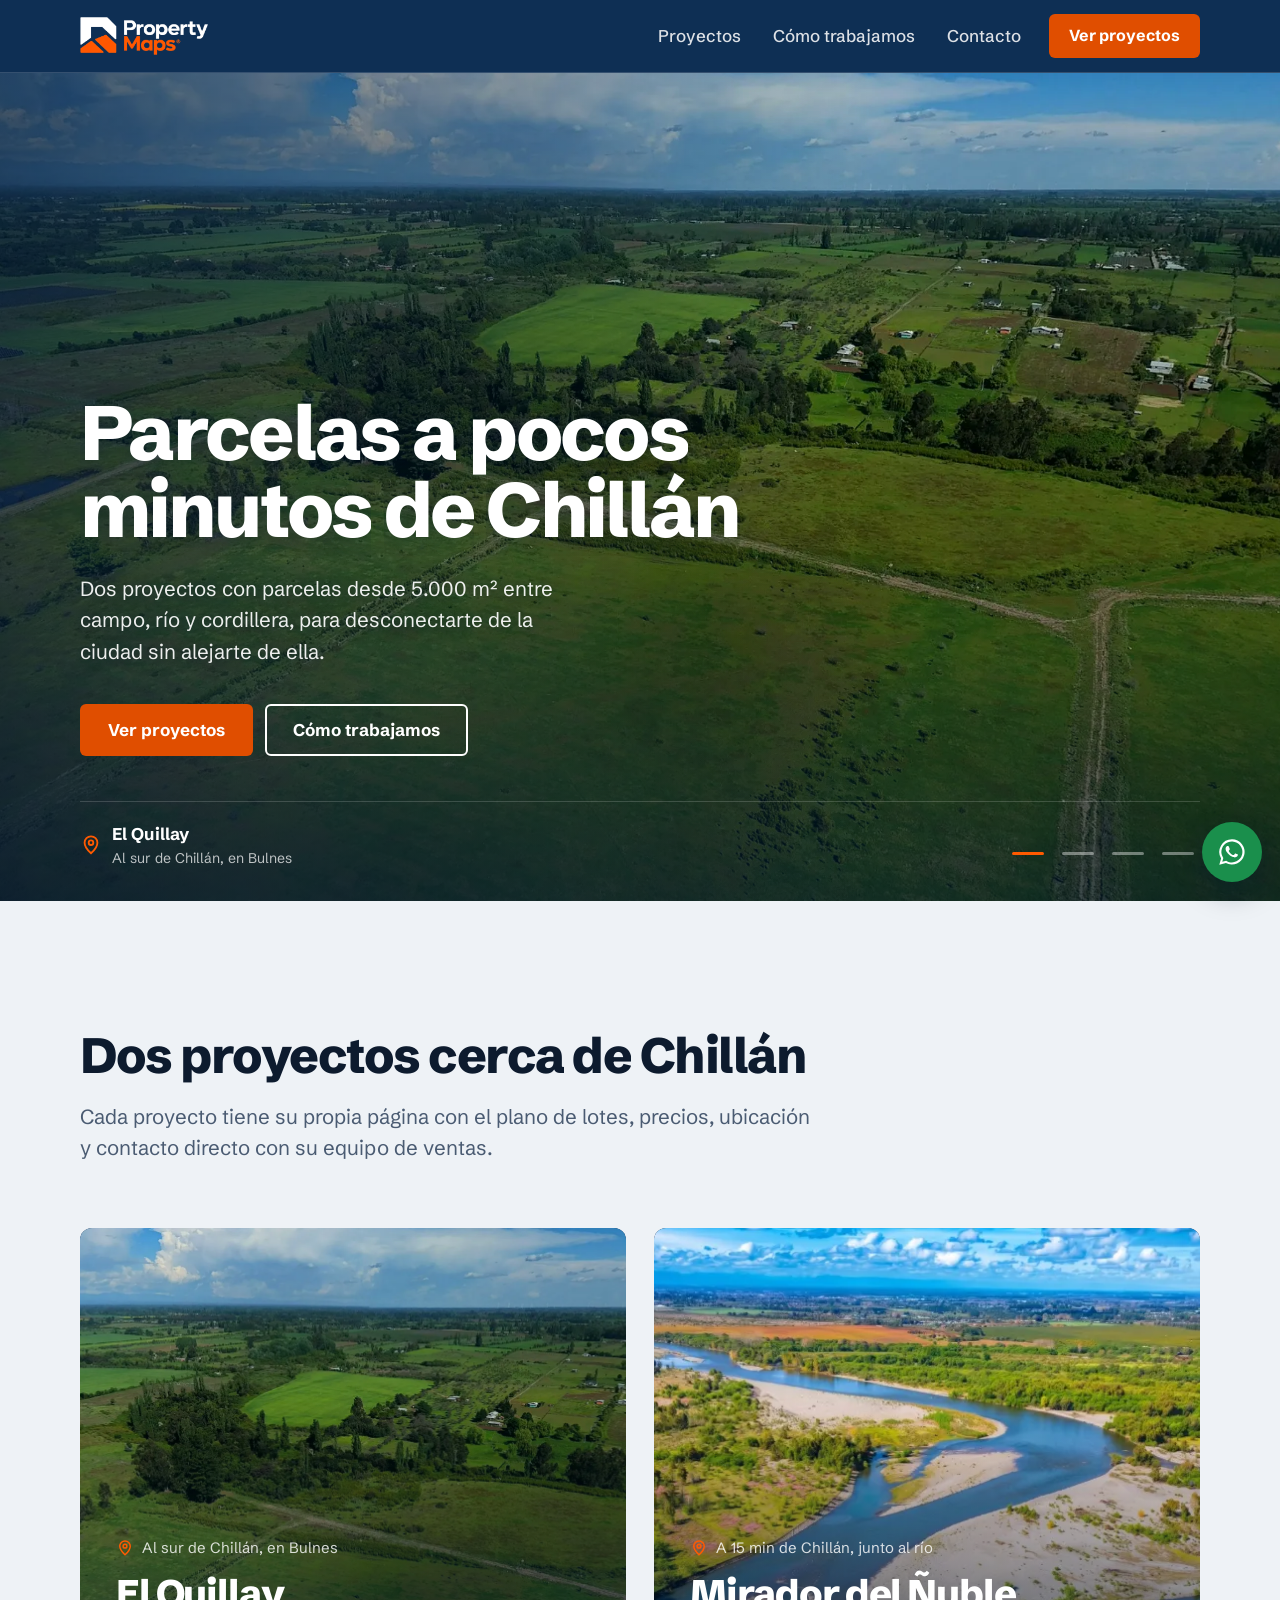
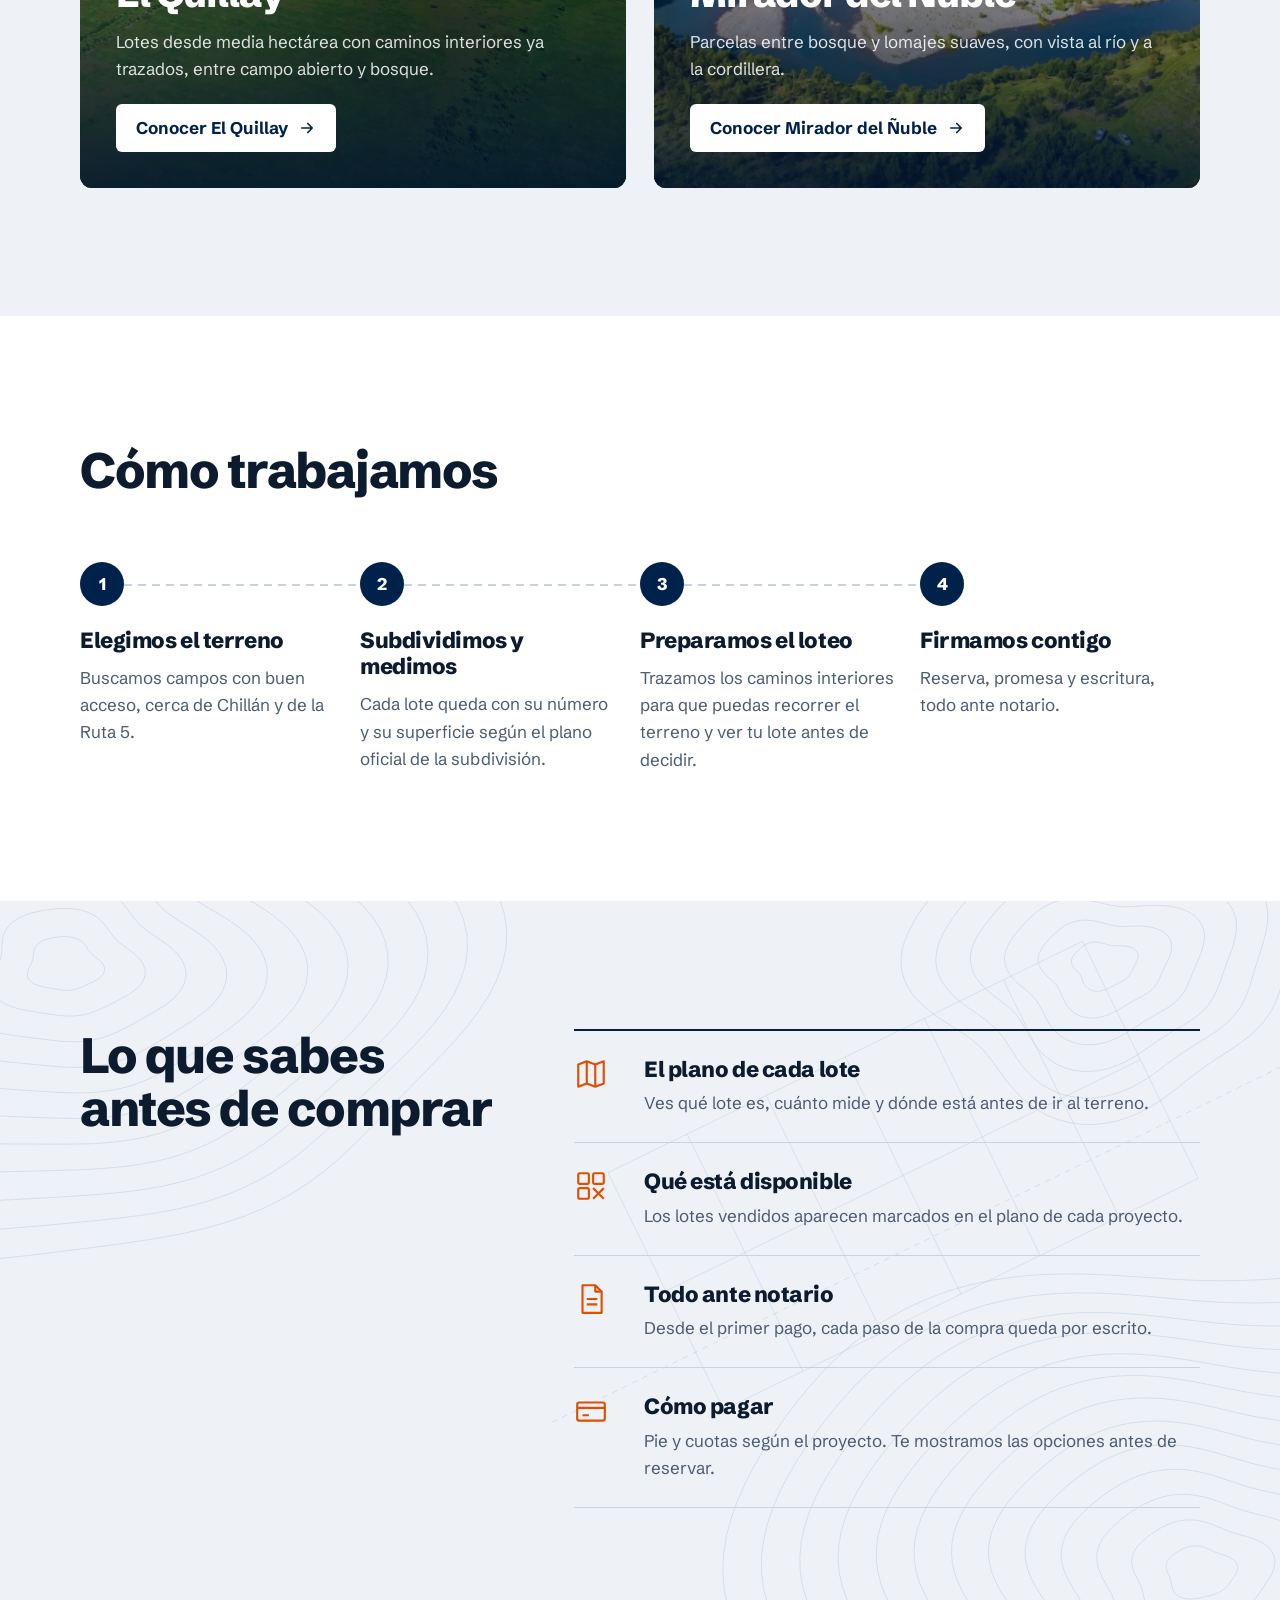
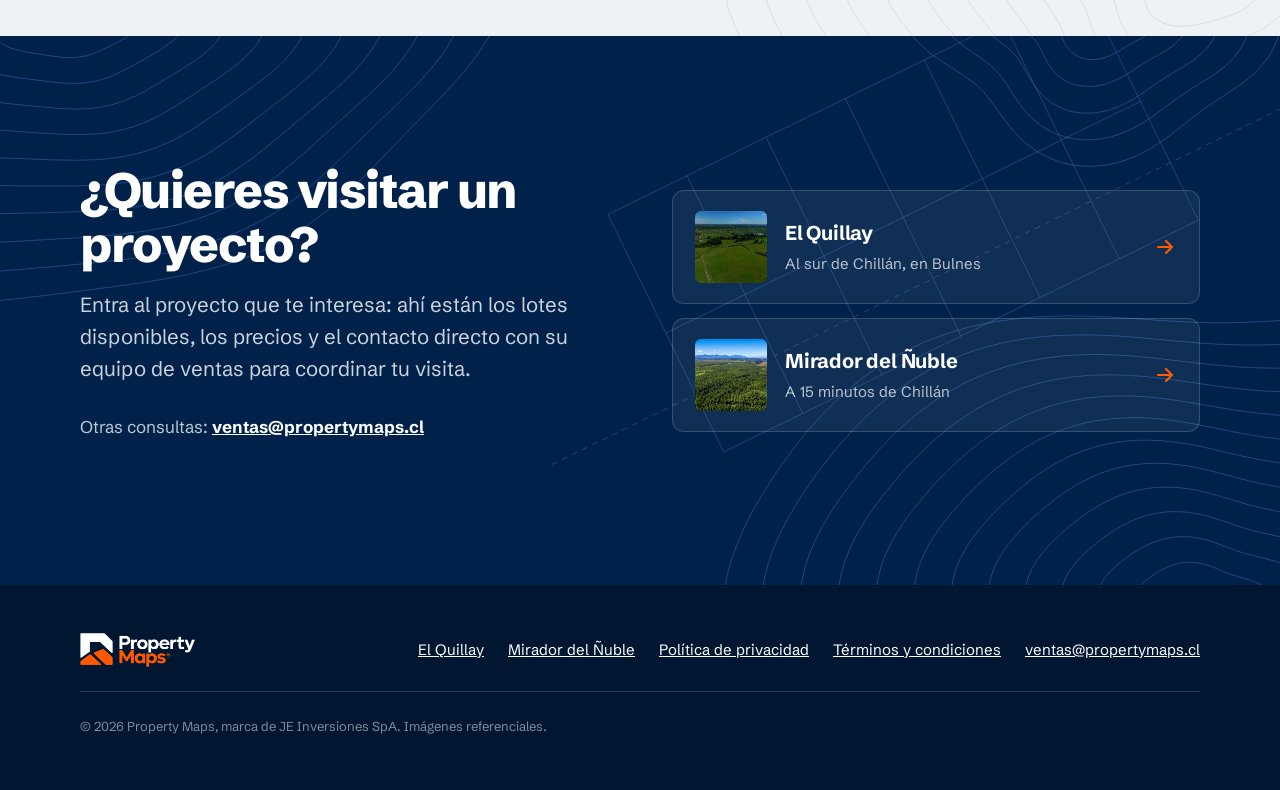
<file: index.html>
<!doctype html>
<html lang="es-CL">
<head>
  <meta charset="utf-8">
  <meta name="viewport" content="width=device-width, initial-scale=1">
  <title>Property Maps | Parcelas cerca de Chillán</title>
  <meta name="description" content="Property Maps desarrolla parcelas agrícolas cerca de Chillán. Conoce nuestros proyectos El Quillay y Mirador del Ñuble.">
  <meta name="theme-color" content="#00224a">
  <link rel="canonical" href="https://www.propertymaps.cl/">
  <meta property="og:type" content="website">
  <meta property="og:locale" content="es_CL">
  <meta property="og:title" content="Property Maps | Parcelas cerca de Chillán">
  <meta property="og:description" content="Desarrolladora de parcelas agrícolas cerca de Chillán. Proyectos El Quillay y Mirador del Ñuble.">
  <meta property="og:url" content="https://www.propertymaps.cl/">
  <meta property="og:image" content="https://www.propertymaps.cl/assets/img/og-propertymaps.jpg">
  <link rel="icon" type="image/png" href="assets/img/favicon.png">
  <link rel="apple-touch-icon" href="assets/img/iso-pm.png">
  <link rel="preconnect" href="https://fonts.googleapis.com">
  <link rel="preconnect" href="https://fonts.gstatic.com" crossorigin>
  <link href="https://fonts.googleapis.com/css2?family=Schibsted+Grotesk:ital,wght@0,400;0,500;0,700;0,800;0,900;1,400&display=swap" rel="stylesheet">
  <link rel="stylesheet" href="assets/css/site.css">
  <script type="application/ld+json">
  {
    "@context": "https://schema.org",
    "@type": "RealEstateAgent",
    "name": "Property Maps",
    "url": "https://www.propertymaps.cl/",
    "logo": "https://www.propertymaps.cl/assets/img/logo-pm.png",
    "email": "ventas@propertymaps.cl",
    "areaServed": "Chillán, Chile"
  }
  </script>
  <!-- Medición: píxel de Meta «EL QUILLAY» (único píxel del negocio Property Maps; ver ../CODIGOS-ADS.txt).
       Solo en el sitio publicado: en local no dispara. Los eventos (Contact, clics a proyectos) los manda site.js. -->
  <script>
    window.MEDICION = { PIXEL_ID: '2511304299378574' };
    if (!/^(localhost|127\.0\.0\.1|\[::1\]|)$/.test(location.hostname) && location.protocol !== 'file:') {
      !function(f,b,e,v,n,t,s){if(f.fbq)return;n=f.fbq=function(){n.callMethod?n.callMethod.apply(n,arguments):n.queue.push(arguments)};if(!f._fbq)f._fbq=n;n.push=n;n.loaded=!0;n.version='2.0';n.queue=[];t=b.createElement(e);t.async=!0;t.src=v;s=b.getElementsByTagName(e)[0];s.parentNode.insertBefore(t,s)}(window,document,'script','https://connect.facebook.net/en_US/fbevents.js');
      fbq('init', window.MEDICION.PIXEL_ID);
      fbq('track', 'PageView');
    }
  </script>
  <noscript><img height="1" width="1" style="display:none" alt="" src="https://www.facebook.com/tr?id=2511304299378574&ev=PageView&noscript=1"></noscript>
  <script>/* Animaciones de lectura: se activan solo si el navegador puede y la persona no pidió menos movimiento */
    (function (r) { if ('IntersectionObserver' in window && !matchMedia('(prefers-reduced-motion: reduce)').matches) { r.classList.add('anim'); document.addEventListener('DOMContentLoaded', function () { if (!r.classList.contains('anim-ok')) r.classList.remove('anim'); }); } })(document.documentElement);</script>
</head>
<body>
  <a class="skip" href="#main">Saltar al contenido</a>

  <header class="site-header">
    <div class="wrap">
      <a class="brand" href="./" aria-label="Property Maps, inicio">
        <img src="assets/img/logo-pm-blanco.png" alt="Property Maps" width="900" height="268">
      </a>
      <button class="nav-toggle" type="button" aria-controls="nav" aria-expanded="false" aria-label="Abrir menú">
        <svg viewBox="0 0 24 24" fill="none" stroke="currentColor" stroke-width="2" stroke-linecap="round" aria-hidden="true"><path d="M4 7h16M4 12h16M4 17h16"/></svg>
      </button>
      <nav class="nav" id="nav" aria-label="Principal">
        <a href="#proyectos">Proyectos</a>
        <a href="#como-trabajamos">Cómo trabajamos</a>
        <a href="#contacto">Contacto</a>
        <a class="btn btn-primary" href="#proyectos">Ver proyectos</a>
      </nav>
    </div>
  </header>

  <main id="main">

    <!-- Hero: fotos de las parcelas -->
    <section class="hero-pm" aria-labelledby="hero-title" data-hero>
      <div class="hero-slides">
        <figure class="hero-slide is-active" data-slide data-name="El Quillay" data-place="Al sur de Chillán, en Bulnes" data-href="elquillay/">
          <img src="assets/img/eq-loteo-caminos-sm.webp" srcset="assets/img/eq-loteo-caminos-sm.webp 1000w, assets/img/eq-loteo-caminos.webp 2000w" sizes="100vw" alt="Vista aérea de El Quillay: potreros verdes divididos por los caminos del loteo" fetchpriority="high" decoding="async">
        </figure>
        <figure class="hero-slide" data-slide data-name="Mirador del Ñuble" data-place="A 15 minutos de Chillán" data-href="miradornuble/">
          <img src="assets/img/mn-foto-aerea-camino-rio-sm.webp" srcset="assets/img/mn-foto-aerea-camino-rio-sm.webp 1000w, assets/img/mn-foto-aerea-camino-rio.webp 2000w" sizes="100vw" alt="Vista aérea de Mirador del Ñuble: camino de acceso entre el bosque y el río Ñuble" loading="lazy" decoding="async">
        </figure>
        <figure class="hero-slide" data-slide data-name="El Quillay" data-place="Al sur de Chillán, en Bulnes" data-href="elquillay/">
          <img src="assets/img/eq-loteo-lomas-sm.webp" srcset="assets/img/eq-loteo-lomas-sm.webp 1000w, assets/img/eq-loteo-lomas.webp 2000w" sizes="100vw" alt="Lomas del loteo El Quillay con sus caminos interiores" loading="lazy" decoding="async">
        </figure>
        <figure class="hero-slide" data-slide data-name="Mirador del Ñuble" data-place="A 15 minutos de Chillán" data-href="miradornuble/">
          <img src="assets/img/mn-foto-bosque-cordillera-sm.webp" srcset="assets/img/mn-foto-bosque-cordillera-sm.webp 1000w, assets/img/mn-foto-bosque-cordillera.webp 2000w" sizes="100vw" alt="Bosque de Mirador del Ñuble con la cordillera al fondo" loading="lazy" decoding="async">
        </figure>
      </div>
      <div class="wrap hero-inner">
        <div class="hero-copy">
          <h1 id="hero-title">Parcelas a pocos minutos de Chillán</h1>
          <p class="lead">Dos proyectos con parcelas desde 5.000 m² entre campo, río y cordillera, para desconectarte de la ciudad sin alejarte de ella.</p>
          <div class="hero-actions">
            <a class="btn btn-primary" href="#proyectos">Ver proyectos</a>
            <a class="btn btn-ghost" href="#como-trabajamos">Cómo trabajamos</a>
          </div>
        </div>
        <div class="hero-foot">
          <a class="hero-credit" href="elquillay/" data-hero-link>
            <svg viewBox="0 0 24 24" fill="none" stroke="currentColor" stroke-width="2" aria-hidden="true"><path d="M12 21s-7-6.2-7-11.5A7 7 0 0 1 19 9.5C19 14.8 12 21 12 21Z"/><circle cx="12" cy="9.5" r="2.5"/></svg>
            <span><b data-hero-name>El Quillay</b><small data-hero-place>Al sur de Chillán, en Bulnes</small></span>
          </a>
          <div class="hero-dots" role="group" aria-label="Fotos de los proyectos">
            <button type="button" aria-label="Foto 1 de 4: El Quillay" aria-pressed="true"></button>
            <button type="button" aria-label="Foto 2 de 4: Mirador del Ñuble" aria-pressed="false"></button>
            <button type="button" aria-label="Foto 3 de 4: El Quillay" aria-pressed="false"></button>
            <button type="button" aria-label="Foto 4 de 4: Mirador del Ñuble" aria-pressed="false"></button>
          </div>
        </div>
      </div>
    </section>

    <!-- Proyectos -->
    <section class="section" id="proyectos" aria-labelledby="proyectos-title">
      <div class="wrap">
        <div class="section-head">
          <h2 id="proyectos-title">Dos proyectos cerca de Chillán</h2>
          <p class="lead muted">Cada proyecto tiene su propia página con el plano de lotes, precios, ubicación y contacto directo con su equipo de ventas.</p>
        </div>
        <div class="projects">
          <a class="project-tile" href="elquillay/">
            <img src="assets/img/eq-loteo-caminos-sm.webp" srcset="assets/img/eq-loteo-caminos-sm.webp 1000w, assets/img/eq-loteo-caminos.webp 2000w" sizes="(max-width: 760px) 100vw, 50vw" alt="Vista aérea del loteo El Quillay con sus caminos interiores" loading="lazy">
            <div class="project-body">
              <div class="project-place">
                <svg viewBox="0 0 24 24" fill="none" stroke="currentColor" stroke-width="2" aria-hidden="true"><path d="M12 21s-7-6.2-7-11.5A7 7 0 0 1 19 9.5C19 14.8 12 21 12 21Z"/><circle cx="12" cy="9.5" r="2.5"/></svg>
                Al sur de Chillán, en Bulnes
              </div>
              <h3>El Quillay</h3>
              <p>Lotes desde media hectárea con caminos interiores ya trazados, entre campo abierto y bosque.</p>
              <span class="project-go">Conocer El Quillay
                <svg viewBox="0 0 24 24" fill="none" stroke="currentColor" stroke-width="2.2" stroke-linecap="round" stroke-linejoin="round" aria-hidden="true"><path d="M5 12h14M13 6l6 6-6 6"/></svg>
              </span>
            </div>
          </a>
          <a class="project-tile" href="miradornuble/">
            <img src="assets/img/mn-foto-rio-meandros-sm.webp" srcset="assets/img/mn-foto-rio-meandros-sm.webp 1000w, assets/img/mn-foto-rio-meandros.webp 2000w" sizes="(max-width: 760px) 100vw, 50vw" alt="El río Ñuble visto desde el aire, junto al proyecto Mirador del Ñuble" loading="lazy">
            <div class="project-body">
              <div class="project-place">
                <svg viewBox="0 0 24 24" fill="none" stroke="currentColor" stroke-width="2" aria-hidden="true"><path d="M12 21s-7-6.2-7-11.5A7 7 0 0 1 19 9.5C19 14.8 12 21 12 21Z"/><circle cx="12" cy="9.5" r="2.5"/></svg>
                A 15 min de Chillán, junto al río
              </div>
              <h3>Mirador del Ñuble</h3>
              <p>Parcelas entre bosque y lomajes suaves, con vista al río y a la cordillera.</p>
              <span class="project-go">Conocer Mirador del Ñuble
                <svg viewBox="0 0 24 24" fill="none" stroke="currentColor" stroke-width="2.2" stroke-linecap="round" stroke-linejoin="round" aria-hidden="true"><path d="M5 12h14M13 6l6 6-6 6"/></svg>
              </span>
            </div>
          </a>
        </div>
      </div>
    </section>

    <!-- Proceso (es una secuencia real) -->
    <section class="section process" id="como-trabajamos" aria-labelledby="proceso-title">
      <div class="wrap">
        <div class="section-head">
          <h2 id="proceso-title">Cómo trabajamos</h2>
        </div>
        <ol class="steps">
          <li>
            <h3>Elegimos el terreno</h3>
            <p>Buscamos campos con buen acceso, cerca de Chillán y de la Ruta 5.</p>
          </li>
          <li>
            <h3>Subdividimos y medimos</h3>
            <p>Cada lote queda con su número y su superficie según el plano oficial de la subdivisión.</p>
          </li>
          <li>
            <h3>Preparamos el loteo</h3>
            <p>Trazamos los caminos interiores para que puedas recorrer el terreno y ver tu lote antes de decidir.</p>
          </li>
          <li>
            <h3>Firmamos contigo</h3>
            <p>Reserva, promesa y escritura, todo ante notario.</p>
          </li>
        </ol>
      </div>
    </section>

    <!-- Lo que sabes antes de comprar -->
    <section class="section topo topo-light" aria-labelledby="claro-title">
      <div class="wrap assurances">
        <div class="section-head">
          <h2 id="claro-title">Lo que sabes antes de comprar</h2>
        </div>
        <ul class="assurance-list">
          <li>
            <svg viewBox="0 0 32 32" fill="none" stroke="currentColor" stroke-width="2" stroke-linejoin="round" aria-hidden="true"><path d="M4 7l8-3 8 3 8-3v21l-8 3-8-3-8 3z"/><path d="M12 4v21M20 7v21"/></svg>
            <div>
              <h3>El plano de cada lote</h3>
              <p>Ves qué lote es, cuánto mide y dónde está antes de ir al terreno.</p>
            </div>
          </li>
          <li>
            <svg viewBox="0 0 32 32" fill="none" stroke="currentColor" stroke-width="2" stroke-linejoin="round" aria-hidden="true"><rect x="4" y="4" width="10" height="10" rx="1.5"/><rect x="18" y="4" width="10" height="10" rx="1.5"/><rect x="4" y="18" width="10" height="10" rx="1.5"/><path d="M18 18l10 10M28 18 18 28"/></svg>
            <div>
              <h3>Qué está disponible</h3>
              <p>Los lotes vendidos aparecen marcados en el plano de cada proyecto.</p>
            </div>
          </li>
          <li>
            <svg viewBox="0 0 32 32" fill="none" stroke="currentColor" stroke-width="2" stroke-linejoin="round" aria-hidden="true"><path d="M8 3h12l6 6v20H8z"/><path d="M20 3v6h6M12 16h10M12 21h10"/></svg>
            <div>
              <h3>Todo ante notario</h3>
              <p>Desde el primer pago, cada paso de la compra queda por escrito.</p>
            </div>
          </li>
          <li>
            <svg viewBox="0 0 32 32" fill="none" stroke="currentColor" stroke-width="2" stroke-linejoin="round" aria-hidden="true"><rect x="3" y="8" width="26" height="17" rx="2"/><path d="M3 13h26M8 20h6"/></svg>
            <div>
              <h3>Cómo pagar</h3>
              <p>Pie y cuotas según el proyecto. Te mostramos las opciones antes de reservar.</p>
            </div>
          </li>
        </ul>
      </div>
    </section>

    <!-- Contacto: siempre lleva a un proyecto -->
    <section class="section chooser topo" id="contacto" aria-labelledby="contacto-title">
      <div class="wrap">
        <div>
          <h2 id="contacto-title">¿Quieres visitar un proyecto?</h2>
          <p class="lead">Entra al proyecto que te interesa: ahí están los lotes disponibles, los precios y el contacto directo con su equipo de ventas para coordinar tu visita.</p>
          <p class="chooser-mail">Otras consultas: <a href="mailto:ventas@propertymaps.cl">ventas@propertymaps.cl</a></p>
        </div>
        <div class="chooser-links">
          <a class="chooser-link" href="elquillay/">
            <img src="assets/img/eq-loteo-lomas-sm.webp" alt="" loading="lazy">
            <div><strong>El Quillay</strong><span>Al sur de Chillán, en Bulnes</span></div>
            <svg class="arrow" viewBox="0 0 24 24" fill="none" stroke="currentColor" stroke-width="2.2" stroke-linecap="round" stroke-linejoin="round" aria-hidden="true"><path d="M5 12h14M13 6l6 6-6 6"/></svg>
          </a>
          <a class="chooser-link" href="miradornuble/">
            <img src="assets/img/mn-foto-bosque-cordillera-sm.webp" alt="" loading="lazy">
            <div><strong>Mirador del Ñuble</strong><span>A 15 minutos de Chillán</span></div>
            <svg class="arrow" viewBox="0 0 24 24" fill="none" stroke="currentColor" stroke-width="2.2" stroke-linecap="round" stroke-linejoin="round" aria-hidden="true"><path d="M5 12h14M13 6l6 6-6 6"/></svg>
          </a>
        </div>
      </div>
    </section>
  </main>

  <footer class="site-footer">
    <div class="wrap">
      <img src="assets/img/logo-pm-blanco.png" alt="Property Maps" width="900" height="268">
      <nav class="footer-links" aria-label="Pie de página">
        <a href="elquillay/">El Quillay</a>
        <a href="miradornuble/">Mirador del Ñuble</a>
        <a href="privacidad/">Política de privacidad</a>
        <a href="terminos/">Términos y condiciones</a>
        <a href="mailto:ventas@propertymaps.cl">ventas@propertymaps.cl</a>
      </nav>
      <p class="footer-legal">© 2026 Property Maps, marca de JE Inversiones SpA. Imágenes referenciales.</p>
    </div>
  </footer>

  <!-- WhatsApp: primero se elige el proyecto -->
  <button class="wa-float" id="wa-float" type="button" aria-controls="wa-panel" aria-expanded="false" aria-label="Hablar por WhatsApp">
    <svg viewBox="0 0 32 32" fill="currentColor" aria-hidden="true"><path d="M16 3.2A12.7 12.7 0 0 0 5.1 22.4L3.3 28.8l6.6-1.7A12.7 12.7 0 1 0 16 3.2Zm0 23.2c-1.9 0-3.8-.5-5.4-1.5l-.4-.2-3.9 1 1-3.8-.3-.4A10.5 10.5 0 1 1 16 26.4Zm5.8-7.9c-.3-.2-1.9-.9-2.2-1-.3-.1-.5-.2-.7.2-.2.3-.8 1-1 1.2-.2.2-.4.2-.7.1-.3-.2-1.4-.5-2.6-1.6-1-.9-1.6-1.9-1.8-2.2-.2-.3 0-.5.1-.7l.5-.6.3-.5v-.5c0-.2-.7-1.7-1-2.3-.2-.6-.5-.5-.7-.5h-.6c-.2 0-.5.1-.8.4-.3.3-1 1-1 2.5s1.1 2.9 1.2 3.1c.2.2 2.1 3.2 5.1 4.5 2.5 1 3 .8 3.6.7.6-.1 1.9-.8 2.1-1.5.3-.7.3-1.3.2-1.5-.1-.1-.3-.2-.6-.3Z"/></svg>
  </button>
  <div class="wa-panel" id="wa-panel" role="dialog" aria-labelledby="wa-title">
    <h2 id="wa-title">¿Por qué proyecto nos escribes?</h2>
    <p>Cada proyecto tiene su propio equipo y su WhatsApp.</p>
    <a href="https://wa.me/56988846313?text=Hola%2C%20quiero%20informaci%C3%B3n%20de%20las%20parcelas%20de%20El%20Quillay." target="_blank" rel="noopener">El Quillay
      <svg viewBox="0 0 24 24" fill="none" stroke="currentColor" stroke-width="2.2" stroke-linecap="round" stroke-linejoin="round" aria-hidden="true"><path d="M5 12h14M13 6l6 6-6 6"/></svg></a>
    <a href="https://wa.me/56965186034?text=Hola%2C%20quiero%20informaci%C3%B3n%20de%20las%20parcelas%20de%20Mirador%20del%20%C3%91uble." target="_blank" rel="noopener">Mirador del Ñuble
      <svg viewBox="0 0 24 24" fill="none" stroke="currentColor" stroke-width="2.2" stroke-linecap="round" stroke-linejoin="round" aria-hidden="true"><path d="M5 12h14M13 6l6 6-6 6"/></svg></a>
  </div>

  <script src="assets/js/site.js"></script>
</body>
</html>
</file>
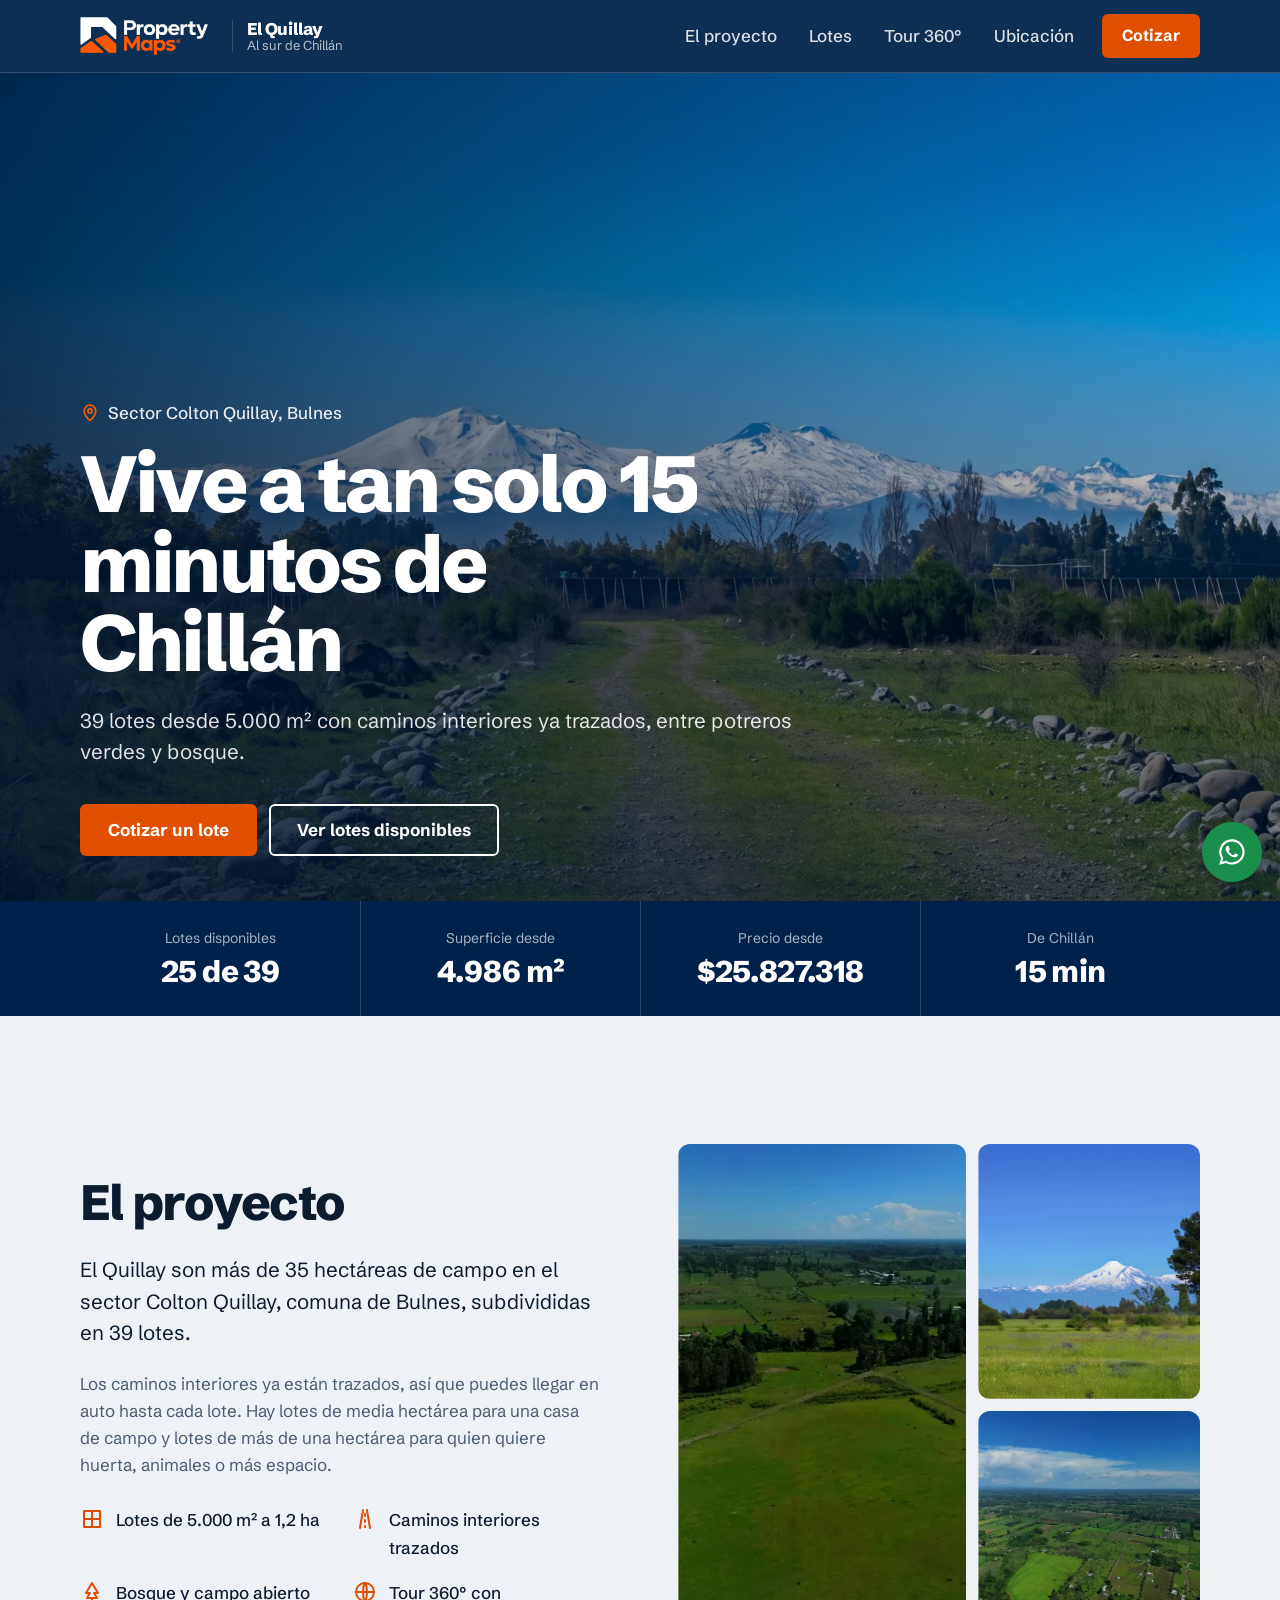
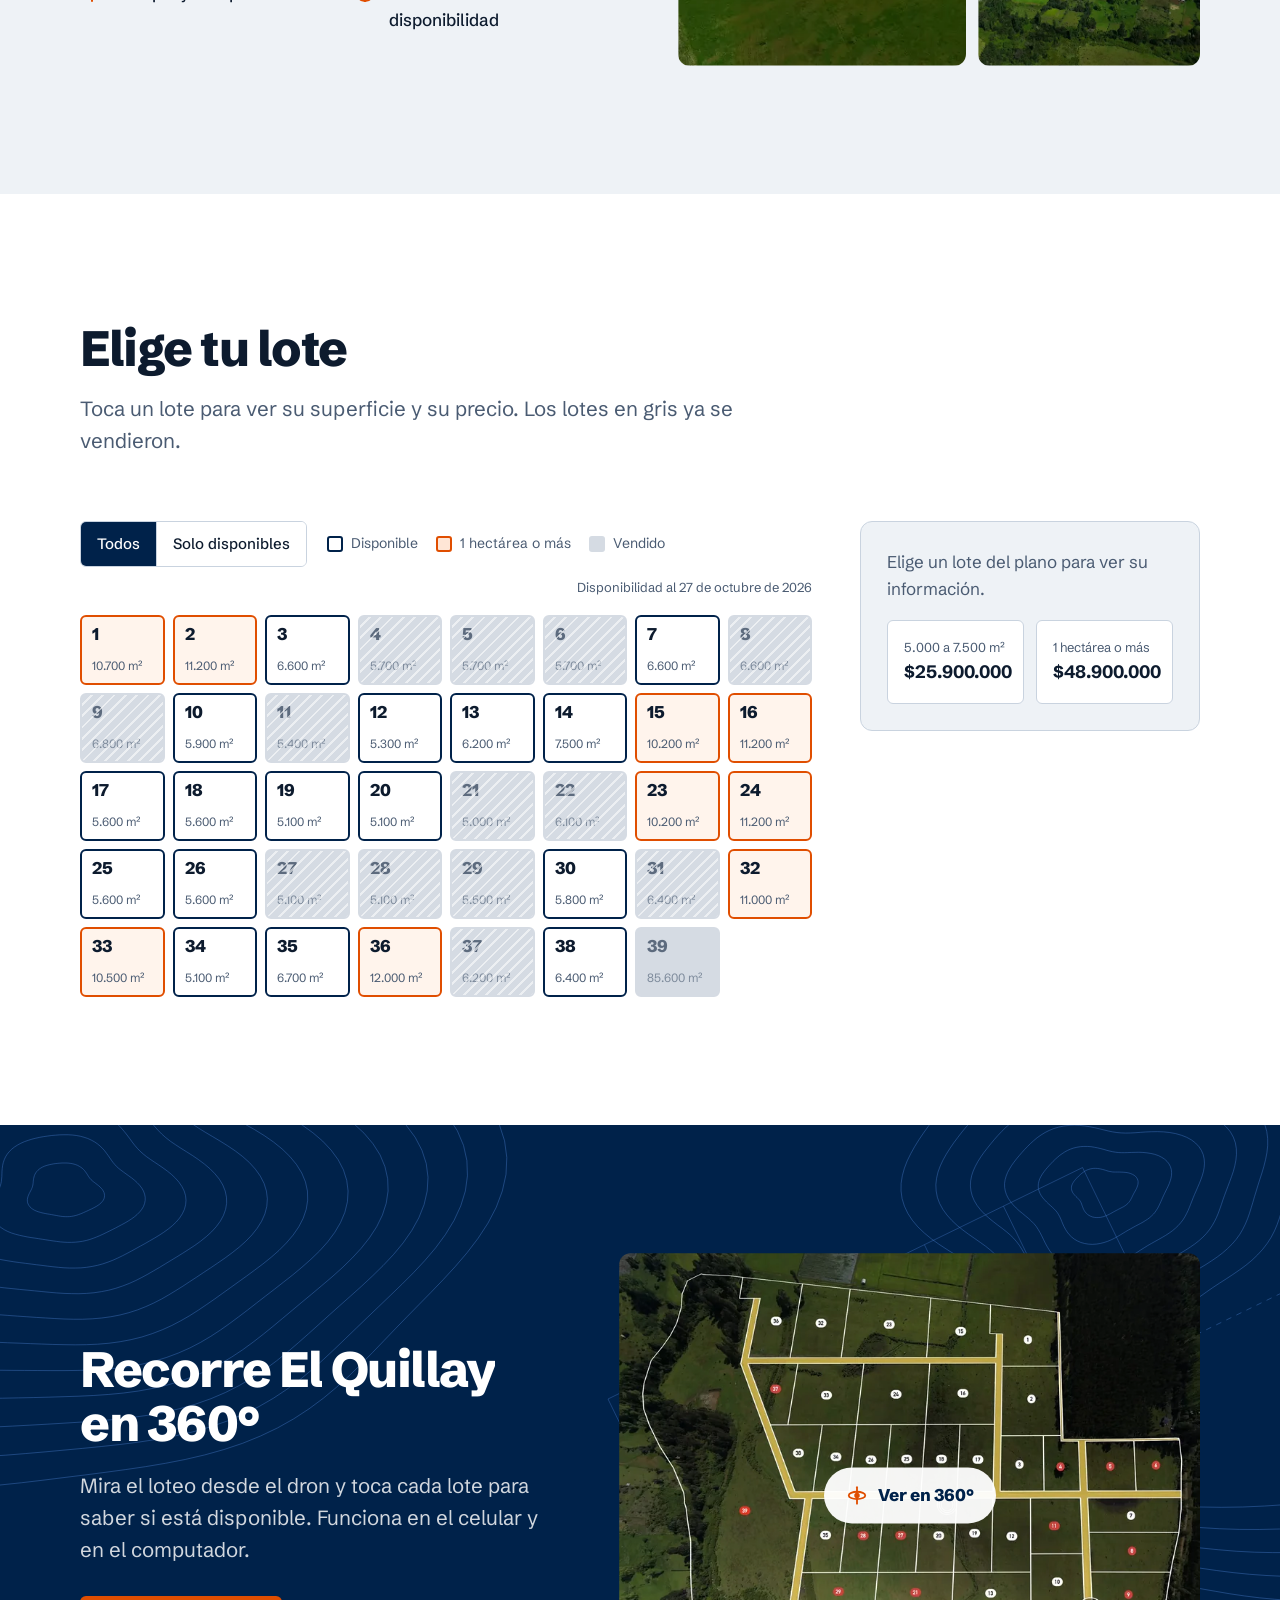
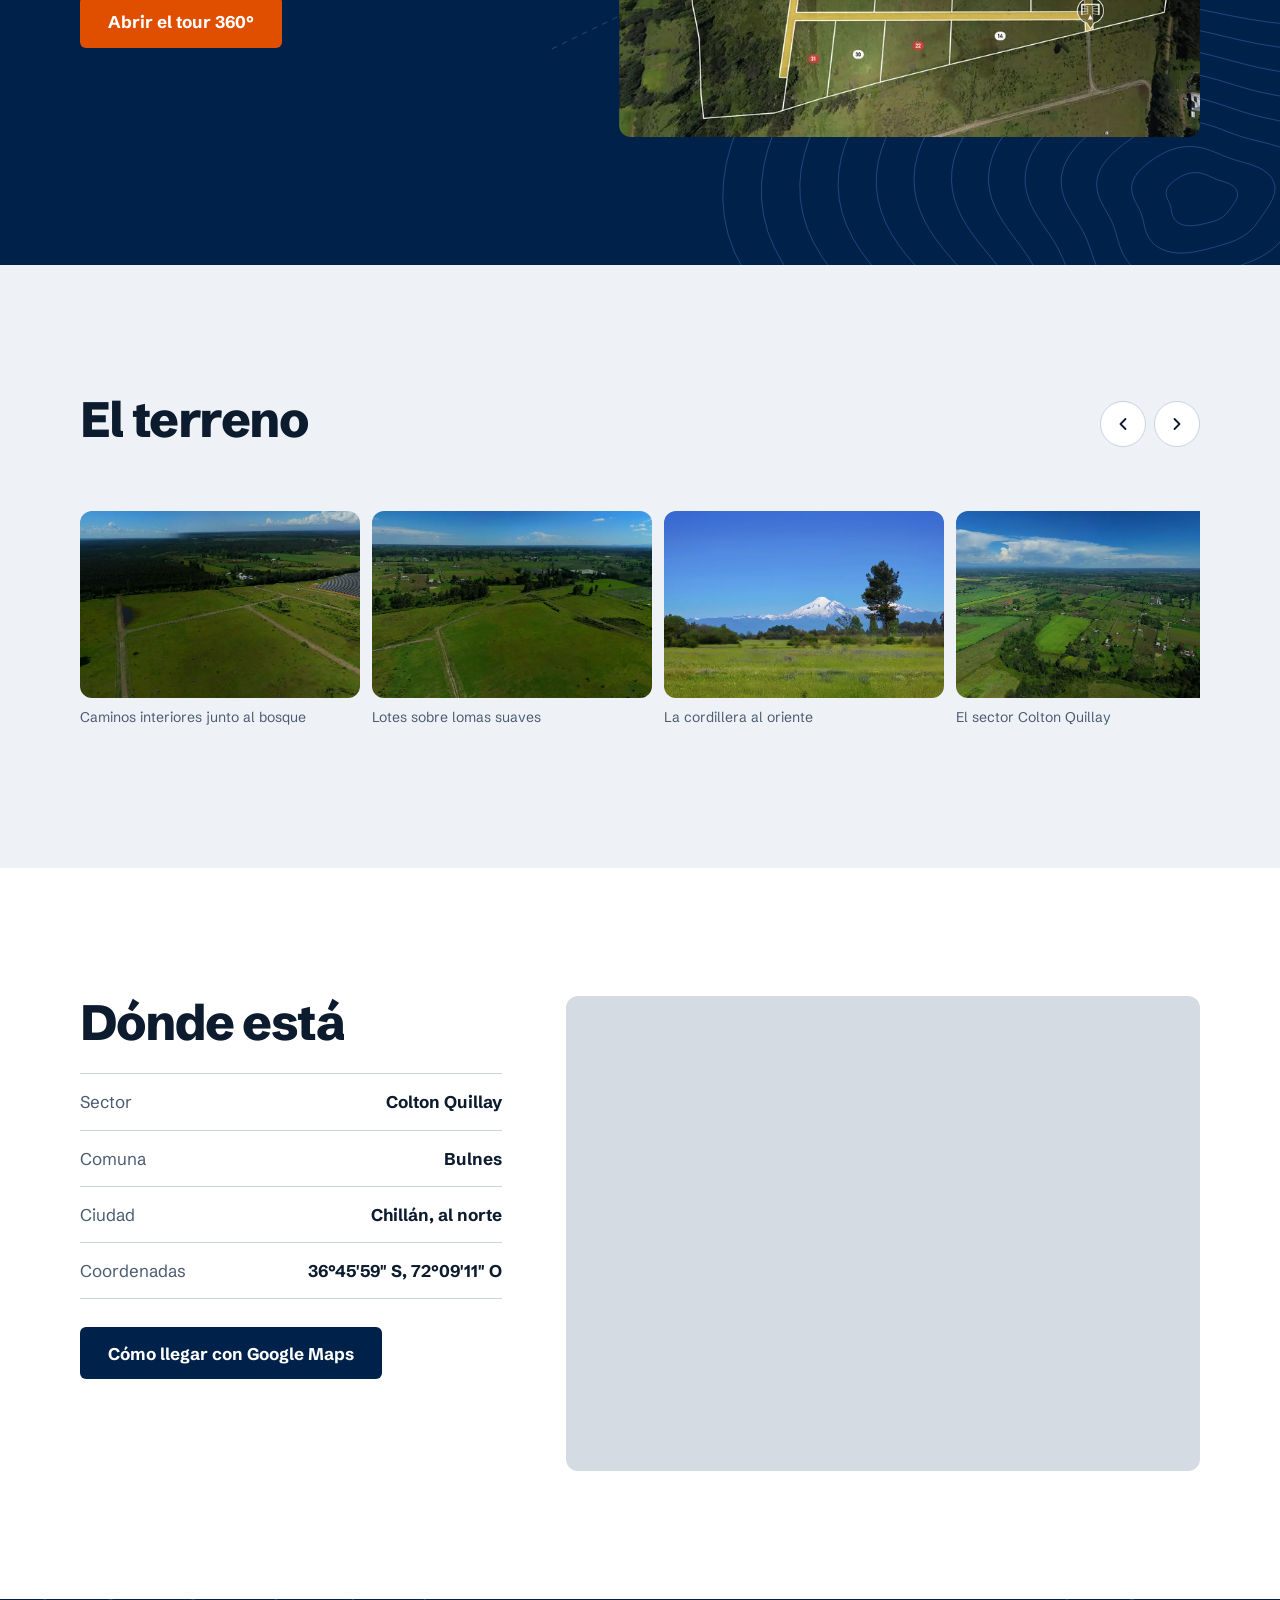
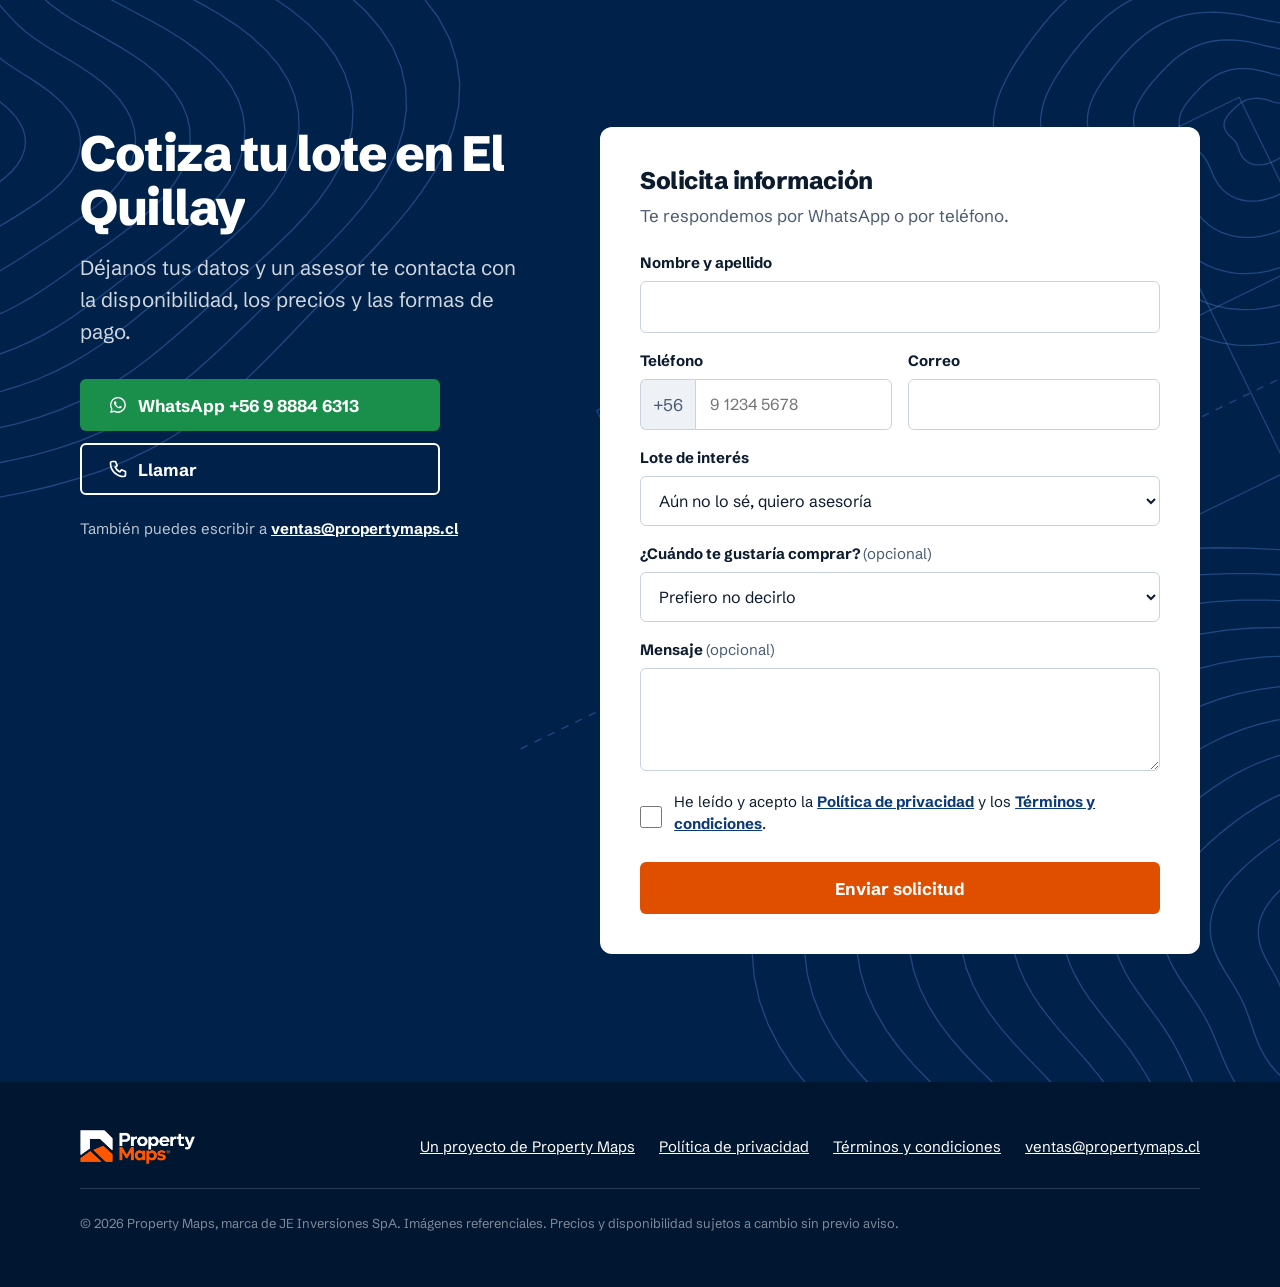
<file: elquillay/index.html>
<!doctype html>
<html lang="es-CL">
<head>
  <meta charset="utf-8">
  <meta name="viewport" content="width=device-width, initial-scale=1">
  <title>El Quillay | Parcelas al sur de Chillán · Property Maps</title>
  <meta name="description" content="El Quillay: 39 lotes desde 5.000 m² en el sector Colton Quillay, Bulnes. Desde $25.900.000. Revisa los lotes disponibles y cotiza.">
  <meta name="theme-color" content="#00224a">
  <link rel="canonical" href="https://www.propertymaps.cl/elquillay/">
  <meta property="og:type" content="website">
  <meta property="og:locale" content="es_CL">
  <meta property="og:title" content="El Quillay | Parcelas al sur de Chillán">
  <meta property="og:description" content="Lotes desde 5.000 m² con caminos interiores, en el sector Colton Quillay. Desde $25.900.000.">
  <meta property="og:url" content="https://www.propertymaps.cl/elquillay/">
  <meta property="og:image" content="https://www.propertymaps.cl/assets/img/eq-loteo-caminos-sm.webp">
  <link rel="icon" type="image/png" href="../assets/img/favicon.png">
  <link rel="apple-touch-icon" href="../assets/img/iso-pm.png">
  <link rel="preconnect" href="https://fonts.googleapis.com">
  <link rel="preconnect" href="https://fonts.gstatic.com" crossorigin>
  <link href="https://fonts.googleapis.com/css2?family=Schibsted+Grotesk:ital,wght@0,400;0,500;0,700;0,800;0,900;1,400&display=swap" rel="stylesheet">
  <link rel="stylesheet" href="../assets/css/site.css">
  <script type="application/ld+json">
  {
    "@context": "https://schema.org",
    "@type": "Place",
    "name": "El Quillay",
    "description": "Loteo de 39 parcelas desde 5.000 m² en el sector Colton Quillay, Bulnes, al sur de Chillán.",
    "url": "https://www.propertymaps.cl/elquillay/",
    "geo": { "@type": "GeoCoordinates", "latitude": -36.76628, "longitude": -72.15299 },
    "address": { "@type": "PostalAddress", "addressLocality": "Bulnes", "addressRegion": "Ñuble", "addressCountry": "CL" }
  }
  </script>
  <script>
    window.PROYECTO = {
      nombre: 'El Quillay',
      whatsapp: '56988846313',
      waMensaje: 'Hola, quiero información de las parcelas de El Quillay.',
      form: {
        endpoint: 'https://n8n.terraworks.cl/webhook/el-quillay-lead',
        token: 'quillay-e2afce5dc061b3454987e46b08a25eda',
        origen: 'web-cotizacion'
      },
      lotes: {
        nota: 'Precios en pesos chilenos. Sujetos a disponibilidad.',
        vivo: {
          url: 'https://api.stage.terraworks.cl/m/parcelas/tour/w/property-maps-2/u/un_RZ5Us9i3Psht/project-api/plots',
          clave: 'ak_SBiYjuJIu3lg0e99A3mrq08-q0eVKH2lnt2wowQIruk'
        },
        grupos: [{ titulo: '', items: [{"id":"L1","num":1,"nombre":"Lote 1","m2":10700,"estado":"Disponible","precio":48900000,"grande":true},{"id":"L2","num":2,"nombre":"Lote 2","m2":11200,"estado":"Disponible","precio":48900000,"grande":true},{"id":"L3","num":3,"nombre":"Lote 3","m2":6600,"estado":"Disponible","precio":25900000},{"id":"L4","num":4,"nombre":"Lote 4","m2":5700,"estado":"Vendido"},{"id":"L5","num":5,"nombre":"Lote 5","m2":5700,"estado":"Vendido"},{"id":"L6","num":6,"nombre":"Lote 6","m2":5700,"estado":"Vendido"},{"id":"L7","num":7,"nombre":"Lote 7","m2":6600,"estado":"Disponible","precio":25900000},{"id":"L8","num":8,"nombre":"Lote 8","m2":6600,"estado":"Vendido"},{"id":"L9","num":9,"nombre":"Lote 9","m2":6800,"estado":"Vendido"},{"id":"L10","num":10,"nombre":"Lote 10","m2":5900,"estado":"Disponible","precio":25900000},{"id":"L11","num":11,"nombre":"Lote 11","m2":5400,"estado":"Vendido"},{"id":"L12","num":12,"nombre":"Lote 12","m2":5300,"estado":"Disponible","precio":25900000},{"id":"L13","num":13,"nombre":"Lote 13","m2":6200,"estado":"Disponible","precio":25900000},{"id":"L14","num":14,"nombre":"Lote 14","m2":7500,"estado":"Disponible","precio":25900000},{"id":"L15","num":15,"nombre":"Lote 15","m2":10200,"estado":"Disponible","precio":48900000,"grande":true},{"id":"L16","num":16,"nombre":"Lote 16","m2":11200,"estado":"Disponible","precio":48900000,"grande":true},{"id":"L17","num":17,"nombre":"Lote 17","m2":5600,"estado":"Disponible","precio":25900000},{"id":"L18","num":18,"nombre":"Lote 18","m2":5600,"estado":"Disponible","precio":25900000},{"id":"L19","num":19,"nombre":"Lote 19","m2":5100,"estado":"Disponible","precio":25900000},{"id":"L20","num":20,"nombre":"Lote 20","m2":5100,"estado":"Disponible","precio":25900000},{"id":"L21","num":21,"nombre":"Lote 21","m2":5000,"estado":"Vendido"},{"id":"L22","num":22,"nombre":"Lote 22","m2":6100,"estado":"Vendido"},{"id":"L23","num":23,"nombre":"Lote 23","m2":10200,"estado":"Disponible","precio":48900000,"grande":true},{"id":"L24","num":24,"nombre":"Lote 24","m2":11200,"estado":"Disponible","precio":48900000,"grande":true},{"id":"L25","num":25,"nombre":"Lote 25","m2":5600,"estado":"Disponible","precio":25900000},{"id":"L26","num":26,"nombre":"Lote 26","m2":5600,"estado":"Disponible","precio":25900000},{"id":"L27","num":27,"nombre":"Lote 27","m2":5100,"estado":"Vendido"},{"id":"L28","num":28,"nombre":"Lote 28","m2":5100,"estado":"Vendido"},{"id":"L29","num":29,"nombre":"Lote 29","m2":5500,"estado":"Vendido"},{"id":"L30","num":30,"nombre":"Lote 30","m2":5800,"estado":"Disponible","precio":25900000},{"id":"L31","num":31,"nombre":"Lote 31","m2":6400,"estado":"Vendido"},{"id":"L32","num":32,"nombre":"Lote 32","m2":11000,"estado":"Disponible","precio":48900000,"grande":true},{"id":"L33","num":33,"nombre":"Lote 33","m2":10500,"estado":"Disponible","precio":48900000,"grande":true},{"id":"L34","num":34,"nombre":"Lote 34","m2":5100,"estado":"Disponible","precio":25900000},{"id":"L35","num":35,"nombre":"Lote 35","m2":6700,"estado":"Disponible","precio":25900000},{"id":"L36","num":36,"nombre":"Lote 36","m2":12000,"estado":"Disponible","precio":48900000,"grande":true},{"id":"L37","num":37,"nombre":"Lote 37","m2":6200,"estado":"Vendido"},{"id":"L38","num":38,"nombre":"Lote 38","m2":6400,"estado":"Disponible","precio":25900000},{"id":"L39","num":39,"nombre":"Lote 39","m2":85600,"estado":"No disponible","grande":true}] }]
      }
    };
  </script>
  <!-- Medición: píxel de Meta «EL QUILLAY» (único píxel del negocio Property Maps; ver ../CODIGOS-ADS.txt).
       Solo en el sitio publicado: en local no dispara. Los eventos (Lead, Contact, clics) los manda site.js. -->
  <script>
    window.MEDICION = { PIXEL_ID: '2511304299378574' };
    if (!/^(localhost|127\.0\.0\.1|\[::1\]|)$/.test(location.hostname) && location.protocol !== 'file:') {
      !function(f,b,e,v,n,t,s){if(f.fbq)return;n=f.fbq=function(){n.callMethod?n.callMethod.apply(n,arguments):n.queue.push(arguments)};if(!f._fbq)f._fbq=n;n.push=n;n.loaded=!0;n.version='2.0';n.queue=[];t=b.createElement(e);t.async=!0;t.src=v;s=b.getElementsByTagName(e)[0];s.parentNode.insertBefore(t,s)}(window,document,'script','https://connect.facebook.net/en_US/fbevents.js');
      fbq('init', window.MEDICION.PIXEL_ID);
      fbq('track', 'PageView');
    }
  </script>
  <noscript><img height="1" width="1" style="display:none" alt="" src="https://www.facebook.com/tr?id=2511304299378574&ev=PageView&noscript=1"></noscript>
  <script>/* Animaciones de lectura: se activan solo si el navegador puede y la persona no pidió menos movimiento */
    (function (r) { if ('IntersectionObserver' in window && !matchMedia('(prefers-reduced-motion: reduce)').matches) { r.classList.add('anim'); document.addEventListener('DOMContentLoaded', function () { if (!r.classList.contains('anim-ok')) r.classList.remove('anim'); }); } })(document.documentElement);</script>
</head>
<body>
  <a class="skip" href="#main">Saltar al contenido</a>

  <header class="site-header">
    <div class="wrap">
      <a class="brand" href="../" aria-label="Property Maps, inicio">
        <img src="../assets/img/logo-pm-blanco.png" alt="Property Maps" width="900" height="268">
      </a>
      <div class="brand-project">
        <strong>El Quillay</strong>
        <span>Al sur de Chillán</span>
      </div>
      <button class="nav-toggle" type="button" aria-controls="nav" aria-expanded="false" aria-label="Abrir menú">
        <svg viewBox="0 0 24 24" fill="none" stroke="currentColor" stroke-width="2" stroke-linecap="round" aria-hidden="true"><path d="M4 7h16M4 12h16M4 17h16"/></svg>
      </button>
      <nav class="nav" id="nav" aria-label="El Quillay">
        <a href="#proyecto">El proyecto</a>
        <a href="#lotes">Lotes</a>
        <a href="#tour">Tour 360°</a>
        <a href="#ubicacion">Ubicación</a>
        <a class="btn btn-primary" href="#contacto">Cotizar</a>
      </nav>
    </div>
  </header>

  <main id="main">
    <section class="hero-project" aria-labelledby="hero-title" data-hero data-intervalo="3000">
      <div class="media">
        <figure class="hero-slide is-active" data-slide>
          <img src="../assets/img/nuble-cordillera-sm.webp" srcset="../assets/img/nuble-cordillera-sm.webp 1000w, ../assets/img/nuble-cordillera.webp 2000w" sizes="100vw" alt="Campo verde con un camino de tierra y la cordillera nevada al fondo" fetchpriority="high" decoding="async">
        </figure>
        <figure class="hero-slide" data-slide>
          <img src="../assets/img/eq-loteo-caminos-sm.webp" srcset="../assets/img/eq-loteo-caminos-sm.webp 1000w, ../assets/img/eq-loteo-caminos.webp 2000w" sizes="100vw" alt="Vista aérea del loteo El Quillay: potreros verdes divididos por caminos de tierra" loading="lazy" decoding="async">
        </figure>
        <figure class="hero-slide" data-slide>
          <img src="../assets/img/eq-loteo-lomas-sm.webp" srcset="../assets/img/eq-loteo-lomas-sm.webp 1000w, ../assets/img/eq-loteo-lomas.webp 2000w" sizes="100vw" alt="Lomas del loteo El Quillay con sus caminos interiores" loading="lazy" decoding="async">
        </figure>
        <figure class="hero-slide" data-slide>
          <img src="../assets/img/eq-aerea-sector-sm.webp" srcset="../assets/img/eq-aerea-sector-sm.webp 1000w, ../assets/img/eq-aerea-sector.webp 2000w" sizes="100vw" alt="Vista aérea del sector Colton Quillay con parcelas y campos de cultivo" loading="lazy" decoding="async">
        </figure>
        <figure class="hero-slide" data-slide>
          <img src="../assets/img/eq-loteo-bosque-sm.webp" srcset="../assets/img/eq-loteo-bosque-sm.webp 1000w, ../assets/img/eq-loteo-bosque.webp 2000w" sizes="100vw" alt="Caminos del loteo El Quillay junto al bosque" loading="lazy" decoding="async">
        </figure>
      </div>
      <div class="wrap">
        <p class="place">
          <svg viewBox="0 0 24 24" fill="none" stroke="currentColor" stroke-width="2" aria-hidden="true"><path d="M12 21s-7-6.2-7-11.5A7 7 0 0 1 19 9.5C19 14.8 12 21 12 21Z"/><circle cx="12" cy="9.5" r="2.5"/></svg>
          Sector Colton Quillay, Bulnes
        </p>
        <h1 id="hero-title">Vive a tan solo 15 minutos de Chillán</h1>
        <p class="lead">39 lotes desde 5.000 m² con caminos interiores ya trazados, entre potreros verdes y bosque.</p>
        <div class="hero-actions">
          <a class="btn btn-primary" href="#contacto">Cotizar un lote</a>
          <a class="btn btn-ghost" href="#lotes">Ver lotes disponibles</a>
        </div>
      </div>
    </section>

    <section class="facts" aria-label="El Quillay en cifras">
      <div class="wrap">
        <dl>
          <div><dt>Lotes disponibles</dt><dd><span data-disponibles>25</span> de 39</dd></div>
          <div><dt>Superficie desde</dt><dd>5.000 m²</dd></div>
          <div><dt>Precio desde</dt><dd>$25.900.000</dd></div>
          <div><dt>De Chillán</dt><dd>15 min</dd></div>
        </dl>
      </div>
    </section>

    <section class="section" id="proyecto" aria-labelledby="proyecto-title">
      <div class="wrap about">
        <div class="about-text">
          <h2 id="proyecto-title">El proyecto</h2>
          <p class="lead" style="color:var(--ink)">El Quillay son más de 35 hectáreas de campo en el sector Colton Quillay, comuna de Bulnes, subdivididas en 39 lotes.</p>
          <p>Los caminos interiores ya están trazados, así que puedes llegar en auto hasta cada lote. Hay lotes de media hectárea para una casa de campo y lotes de más de una hectárea para quien quiere huerta, animales o más espacio.</p>
          <ul class="features">
            <li><svg viewBox="0 0 24 24" fill="none" stroke="currentColor" stroke-width="2" stroke-linecap="round" stroke-linejoin="round" aria-hidden="true"><path d="M4 4h16v16H4zM4 12h16M12 4v16"/></svg>Lotes de 5.000 m² a 1,2 ha</li>
            <li><svg viewBox="0 0 24 24" fill="none" stroke="currentColor" stroke-width="2" stroke-linecap="round" stroke-linejoin="round" aria-hidden="true"><path d="M7 21 10 3M17 21 14 3M12 7v2M12 13v2M12 19v1"/></svg>Caminos interiores trazados</li>
            <li><svg viewBox="0 0 24 24" fill="none" stroke="currentColor" stroke-width="2" stroke-linecap="round" stroke-linejoin="round" aria-hidden="true"><path d="M12 3 6 13h4l-3 5h10l-3-5h4z"/><path d="M12 18v3"/></svg>Bosque y campo abierto</li>
            <li><svg viewBox="0 0 24 24" fill="none" stroke="currentColor" stroke-width="2" stroke-linecap="round" stroke-linejoin="round" aria-hidden="true"><circle cx="12" cy="12" r="9"/><path d="M3 12h18M12 3c2.5 2.7 2.5 15.3 0 18M12 3c-2.5 2.7-2.5 15.3 0 18"/></svg>Tour 360° con disponibilidad</li>
          </ul>
        </div>
        <div class="mosaic">
          <img src="../assets/img/eq-loteo-lomas-sm.webp" alt="Potreros del loteo con caminos y árboles alrededor" loading="lazy">
          <img src="../assets/img/eq-volcan.webp" alt="Campo verde con un pino y la cordillera nevada al fondo" loading="lazy">
          <img src="../assets/img/eq-aerea-sector-sm.webp" alt="Vista aérea del sector Colton Quillay con parcelas y campos de cultivo" loading="lazy">
        </div>
      </div>
    </section>

    <section class="section lots-section" id="lotes" aria-labelledby="lotes-title">
      <div class="wrap">
        <div class="section-head">
          <h2 id="lotes-title">Elige tu lote</h2>
          <p class="lead muted">Toca un lote para ver su superficie y su precio. Los lotes en gris ya se vendieron.</p>
        </div>
        <div class="lots-layout">
          <div>
            <div class="lots-toolbar">
              <div class="filter" role="group" aria-label="Filtrar lotes">
                <button type="button" data-filtro="todos" aria-pressed="true">Todos</button>
                <button type="button" data-filtro="disponibles" aria-pressed="false">Solo disponibles</button>
              </div>
              <ul class="legend">
                <li><i class="l-free"></i>Disponible</li>
                <li><i class="l-big"></i>1 hectárea o más</li>
                <li><i class="l-sold"></i>Vendido</li>
              </ul>
              <span class="lots-updated" id="lots-updated">Disponibilidad al 27 de octubre de 2026</span>
            </div>
            <div class="lot-groups" id="lot-groups"></div>
          </div>
          <aside class="lot-panel" id="lot-panel" aria-live="polite">
            <p class="empty">Elige un lote del plano para ver su información.</p>
            <div class="price-cards">
              <div><span>5.000 a 7.500 m²</span><strong>$25.900.000</strong></div>
              <div><span>1 hectárea o más</span><strong>$48.900.000</strong></div>
            </div>
          </aside>
        </div>
      </div>
    </section>

    <section class="section tour topo" id="tour" aria-labelledby="tour-title">
      <div class="wrap">
        <div>
          <h2 id="tour-title">Recorre El Quillay en 360°</h2>
          <p class="lead">Mira el loteo desde el dron y toca cada lote para saber si está disponible. Funciona en el celular y en el computador.</p>
          <a class="btn btn-primary" href="https://elquillay360.terraworks.cl/" target="_blank" rel="noopener">Abrir el tour 360°</a>
        </div>
        <a class="tour-preview" href="https://elquillay360.terraworks.cl/" target="_blank" rel="noopener" aria-label="Abrir el tour 360° de El Quillay">
          <img src="../assets/img/eq-tour-lotes.webp" srcset="../assets/img/eq-tour-lotes-sm.webp 800w, ../assets/img/eq-tour-lotes.webp 1600w" sizes="(max-width: 860px) 100vw, 50vw" width="1600" height="1333" alt="El loteo El Quillay desde el dron, con el número de cada lote sobre la foto" loading="lazy">
          <span><svg viewBox="0 0 24 24" fill="none" stroke="currentColor" stroke-width="2" stroke-linecap="round" aria-hidden="true"><ellipse cx="12" cy="12" rx="9" ry="4"/><path d="M12 3v18"/><circle cx="12" cy="12" r="2" fill="currentColor"/></svg>Ver en 360°</span>
        </a>
      </div>
    </section>

    <section class="section" aria-labelledby="galeria-title" data-gallery>
      <div class="wrap">
        <div class="gallery-head section-head" style="max-width:none">
          <h2 id="galeria-title">El terreno</h2>
          <div class="gallery-nav">
            <button type="button" data-dir="-1" aria-label="Fotos anteriores"><svg viewBox="0 0 24 24" fill="none" stroke="currentColor" stroke-width="2.2" stroke-linecap="round" stroke-linejoin="round" aria-hidden="true"><path d="M15 6l-6 6 6 6"/></svg></button>
            <button type="button" data-dir="1" aria-label="Fotos siguientes"><svg viewBox="0 0 24 24" fill="none" stroke="currentColor" stroke-width="2.2" stroke-linecap="round" stroke-linejoin="round" aria-hidden="true"><path d="M9 6l6 6-6 6"/></svg></button>
          </div>
        </div>
        <div class="gallery" tabindex="0" aria-label="Fotos de El Quillay">
          <figure><img src="../assets/img/eq-loteo-bosque-sm.webp" alt="Caminos del loteo junto al bosque" loading="lazy"><figcaption>Caminos interiores junto al bosque</figcaption></figure>
          <figure><img src="../assets/img/eq-loteo-lomas-sm.webp" alt="Potreros con lomas suaves" loading="lazy"><figcaption>Lotes sobre lomas suaves</figcaption></figure>
          <figure><img src="../assets/img/eq-volcan.webp" alt="Cordillera nevada vista desde el campo" loading="lazy"><figcaption>La cordillera al oriente</figcaption></figure>
          <figure><img src="../assets/img/eq-aerea-sector-sm.webp" alt="Parcelas vecinas del sector Colton Quillay" loading="lazy"><figcaption>El sector Colton Quillay</figcaption></figure>
          <figure><img src="../assets/img/eq-loteo-caminos-sm.webp" alt="Cruce de caminos dentro del loteo" loading="lazy"><figcaption>Cruce de caminos dentro del loteo</figcaption></figure>
        </div>
      </div>
    </section>

    <section class="section lots-section" id="ubicacion" aria-labelledby="ubicacion-title">
      <div class="wrap location">
        <div>
          <h2 id="ubicacion-title">Dónde está</h2>
          <ul class="distances">
            <li><span>Sector</span><strong>Colton Quillay</strong></li>
            <li><span>Comuna</span><strong>Bulnes</strong></li>
            <li><span>Ciudad</span><strong>Chillán, al norte</strong></li>
            <li><span>Coordenadas</span><strong>36°45′59″ S, 72°09′11″ O</strong></li>
          </ul>
          <a class="btn btn-navy" href="https://www.google.com/maps/dir/?api=1&amp;destination=-36.76628,-72.15299" target="_blank" rel="noopener">Cómo llegar con Google Maps</a>
        </div>
        <iframe title="Mapa satelital de El Quillay" src="https://maps.google.com/maps?q=-36.76628,-72.15299&amp;t=k&amp;z=15&amp;ie=UTF8&amp;iwloc=&amp;output=embed" loading="lazy" referrerpolicy="no-referrer-when-downgrade"></iframe>
      </div>
    </section>

    <section class="section contact topo" id="contacto" aria-labelledby="contacto-title">
      <div class="wrap">
        <div>
          <h2 id="contacto-title">Cotiza tu lote en El Quillay</h2>
          <p class="lead">Déjanos tus datos y un asesor te contacta con la disponibilidad, los precios y las formas de pago.</p>
          <div class="contact-direct">
            <a class="btn btn-wa" href="#" data-wa>
              <svg viewBox="0 0 32 32" fill="currentColor" aria-hidden="true"><path d="M16 3.2A12.7 12.7 0 0 0 5.1 22.4L3.3 28.8l6.6-1.7A12.7 12.7 0 1 0 16 3.2Zm0 23.2c-1.9 0-3.8-.5-5.4-1.5l-.4-.2-3.9 1 1-3.8-.3-.4A10.5 10.5 0 1 1 16 26.4Zm5.8-7.9c-.3-.2-1.9-.9-2.2-1-.3-.1-.5-.2-.7.2-.2.3-.8 1-1 1.2-.2.2-.4.2-.7.1-.3-.2-1.4-.5-2.6-1.6-1-.9-1.6-1.9-1.8-2.2-.2-.3 0-.5.1-.7l.5-.6.3-.5v-.5c0-.2-.7-1.7-1-2.3-.2-.6-.5-.5-.7-.5h-.6c-.2 0-.5.1-.8.4-.3.3-1 1-1 2.5s1.1 2.9 1.2 3.1c.2.2 2.1 3.2 5.1 4.5 2.5 1 3 .8 3.6.7.6-.1 1.9-.8 2.1-1.5.3-.7.3-1.3.2-1.5-.1-.1-.3-.2-.6-.3Z"/></svg>
              WhatsApp +56 9 8884 6313
            </a>
            <a class="btn btn-ghost" href="tel:+56988846313">
              <svg viewBox="0 0 24 24" fill="none" stroke="currentColor" stroke-width="2" stroke-linecap="round" stroke-linejoin="round" aria-hidden="true"><path d="M5 3h4l2 5-2.5 1.5a11 11 0 0 0 6 6L16 13l5 2v4a2 2 0 0 1-2 2A16 16 0 0 1 3 5a2 2 0 0 1 2-2Z"/></svg>
              Llamar
            </a>
          </div>
          <p class="contact-mail">También puedes escribir a <a href="mailto:ventas@propertymaps.cl?subject=El%20Quillay">ventas@propertymaps.cl</a></p>
        </div>

        <div class="form-card">
          <h3>Solicita información</h3>
          <p>Te respondemos por WhatsApp o por teléfono.</p>
          <form id="lead-form" novalidate>
            <div class="fields">
              <div class="field full">
                <label for="f-nombre">Nombre y apellido</label>
                <input id="f-nombre" name="nombre" type="text" autocomplete="name" required>
                <span class="err">Escribe tu nombre.</span>
              </div>
              <div class="field">
                <label for="f-telefono">Teléfono</label>
                <div class="phone"><span>+56</span><input id="f-telefono" name="telefono" type="tel" inputmode="tel" autocomplete="tel-national" placeholder="9 1234 5678" required></div>
                <span class="err">Escribe un celular chileno de 9 dígitos, empezando por 9.</span>
              </div>
              <div class="field">
                <label for="f-email">Correo</label>
                <input id="f-email" name="email" type="email" autocomplete="email" required>
                <span class="err">Escribe un correo válido, por ejemplo nombre@gmail.com.</span>
              </div>
              <div class="field full">
                <label for="f-parcela">Lote de interés</label>
                <select id="f-parcela" name="parcela"></select>
              </div>
              <div class="field full">
                <label for="f-plazo">¿Cuándo te gustaría comprar? <span class="opt">(opcional)</span></label>
                <select id="f-plazo" name="plazo">
                  <option value="">Prefiero no decirlo</option>
                  <option>Este mes</option>
                  <option>En 1 a 3 meses</option>
                  <option>En 3 a 6 meses</option>
                  <option>Solo estoy cotizando</option>
                </select>
              </div>
              <div class="field full">
                <label for="f-mensaje">Mensaje <span class="opt">(opcional)</span></label>
                <textarea id="f-mensaje" name="mensaje" rows="3"></textarea>
              </div>
              <div class="hp" aria-hidden="true">
                <label for="f-hp">No completar</label>
                <input id="f-hp" name="_hp" type="text" tabindex="-1" autocomplete="off">
              </div>
              <div class="field full consent">
                <input id="f-acepto" name="acepto" type="checkbox" required>
                <label for="f-acepto">He leído y acepto la <a href="../privacidad/" target="_blank" rel="noopener">Política de privacidad</a> y los <a href="../terminos/" target="_blank" rel="noopener">Términos y condiciones</a>.</label>
                <span class="err">Marca la casilla para enviar tu solicitud.</span>
              </div>
            </div>
            <div class="form-foot">
              <button class="btn btn-primary btn-block" type="submit">Enviar solicitud</button>
              <div class="form-status" id="form-status" role="alert"></div>
            </div>
          </form>
        </div>
      </div>
    </section>
  </main>

  <footer class="site-footer">
    <div class="wrap">
      <a href="../" aria-label="Property Maps, inicio"><img src="../assets/img/logo-pm-blanco.png" alt="Property Maps" width="900" height="268"></a>
      <nav class="footer-links" aria-label="Pie de página">
        <a href="../">Un proyecto de Property Maps</a>
        <a href="../privacidad/">Política de privacidad</a>
        <a href="../terminos/">Términos y condiciones</a>
        <a href="mailto:ventas@propertymaps.cl">ventas@propertymaps.cl</a>
      </nav>
      <p class="footer-legal">© 2026 Property Maps, marca de JE Inversiones SpA. Imágenes referenciales. Precios y disponibilidad sujetos a cambio sin previo aviso.</p>
    </div>
  </footer>

  <a class="wa-float" href="#" data-wa aria-label="Escribir a El Quillay por WhatsApp">
    <svg viewBox="0 0 32 32" fill="currentColor" aria-hidden="true"><path d="M16 3.2A12.7 12.7 0 0 0 5.1 22.4L3.3 28.8l6.6-1.7A12.7 12.7 0 1 0 16 3.2Zm0 23.2c-1.9 0-3.8-.5-5.4-1.5l-.4-.2-3.9 1 1-3.8-.3-.4A10.5 10.5 0 1 1 16 26.4Zm5.8-7.9c-.3-.2-1.9-.9-2.2-1-.3-.1-.5-.2-.7.2-.2.3-.8 1-1 1.2-.2.2-.4.2-.7.1-.3-.2-1.4-.5-2.6-1.6-1-.9-1.6-1.9-1.8-2.2-.2-.3 0-.5.1-.7l.5-.6.3-.5v-.5c0-.2-.7-1.7-1-2.3-.2-.6-.5-.5-.7-.5h-.6c-.2 0-.5.1-.8.4-.3.3-1 1-1 2.5s1.1 2.9 1.2 3.1c.2.2 2.1 3.2 5.1 4.5 2.5 1 3 .8 3.6.7.6-.1 1.9-.8 2.1-1.5.3-.7.3-1.3.2-1.5-.1-.1-.3-.2-.6-.3Z"/></svg>
  </a>

  <script src="../assets/js/site.js"></script>
</body>
</html>
</file>
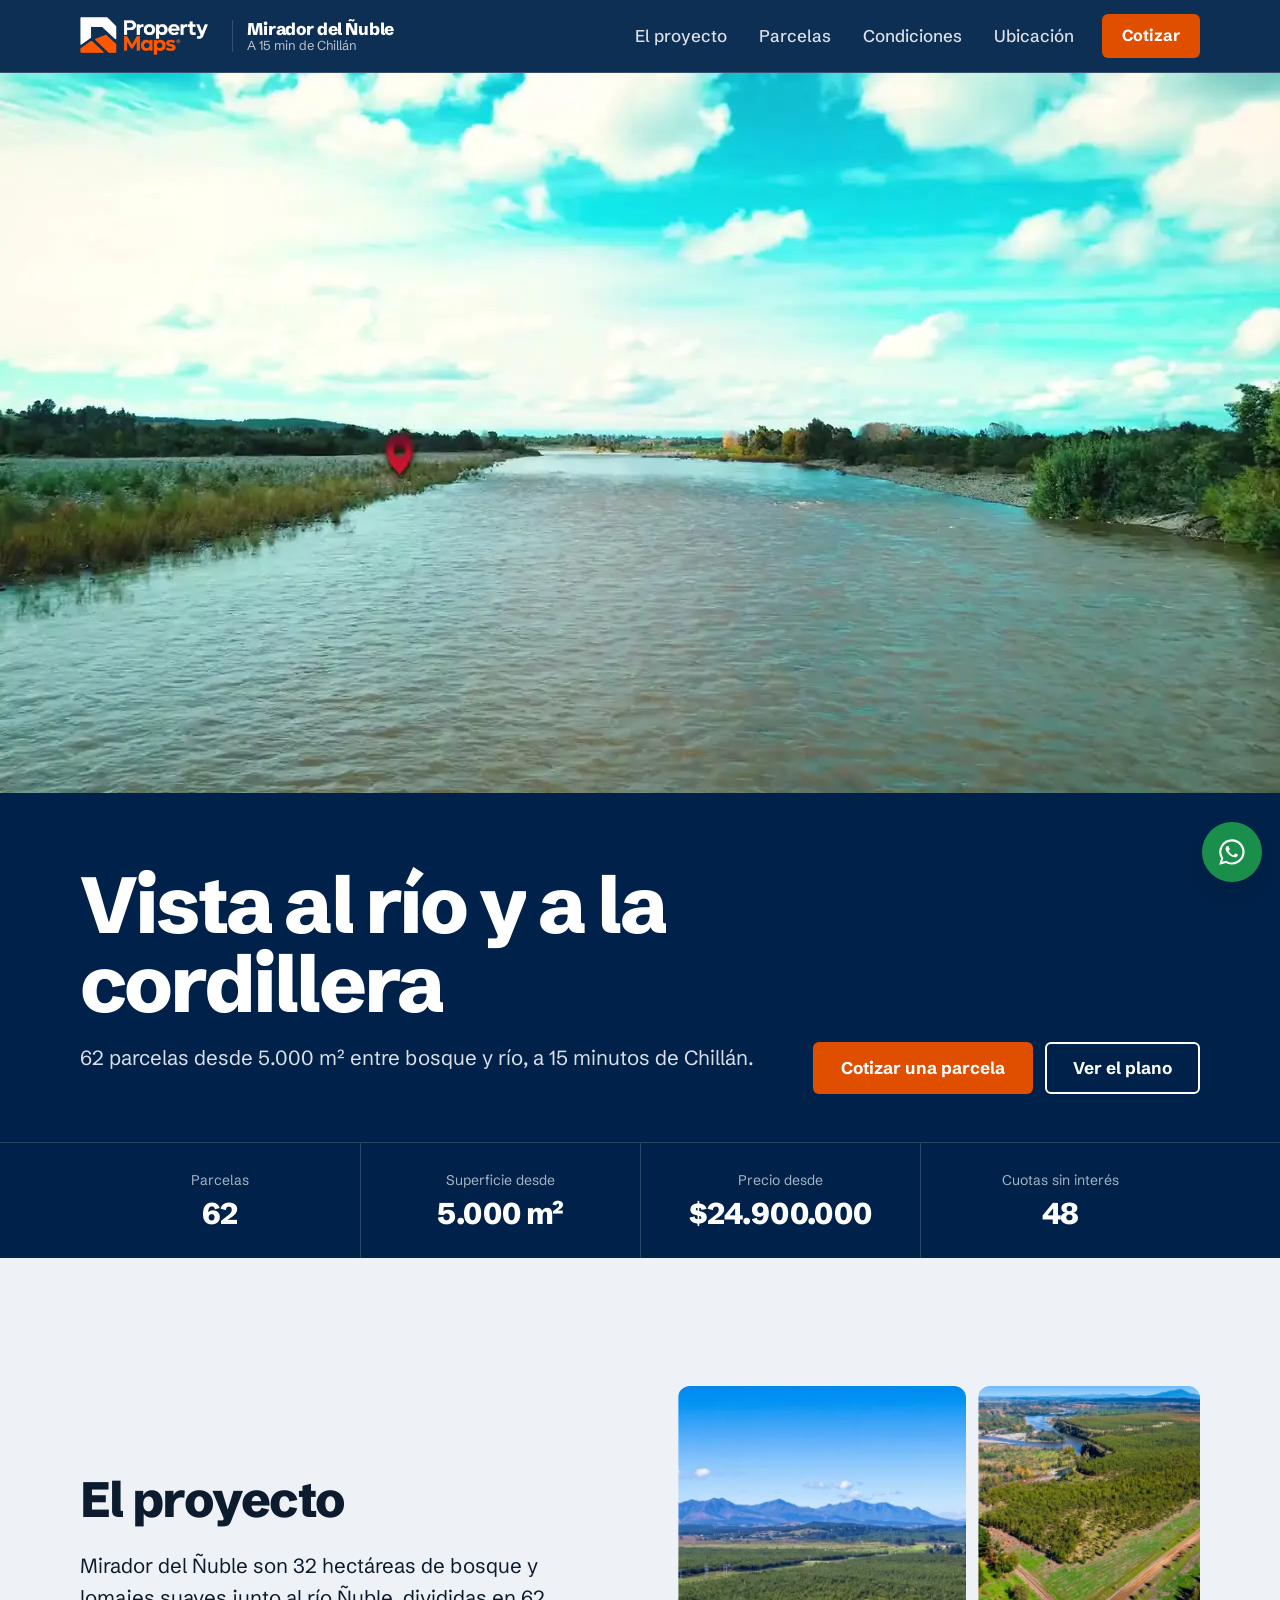
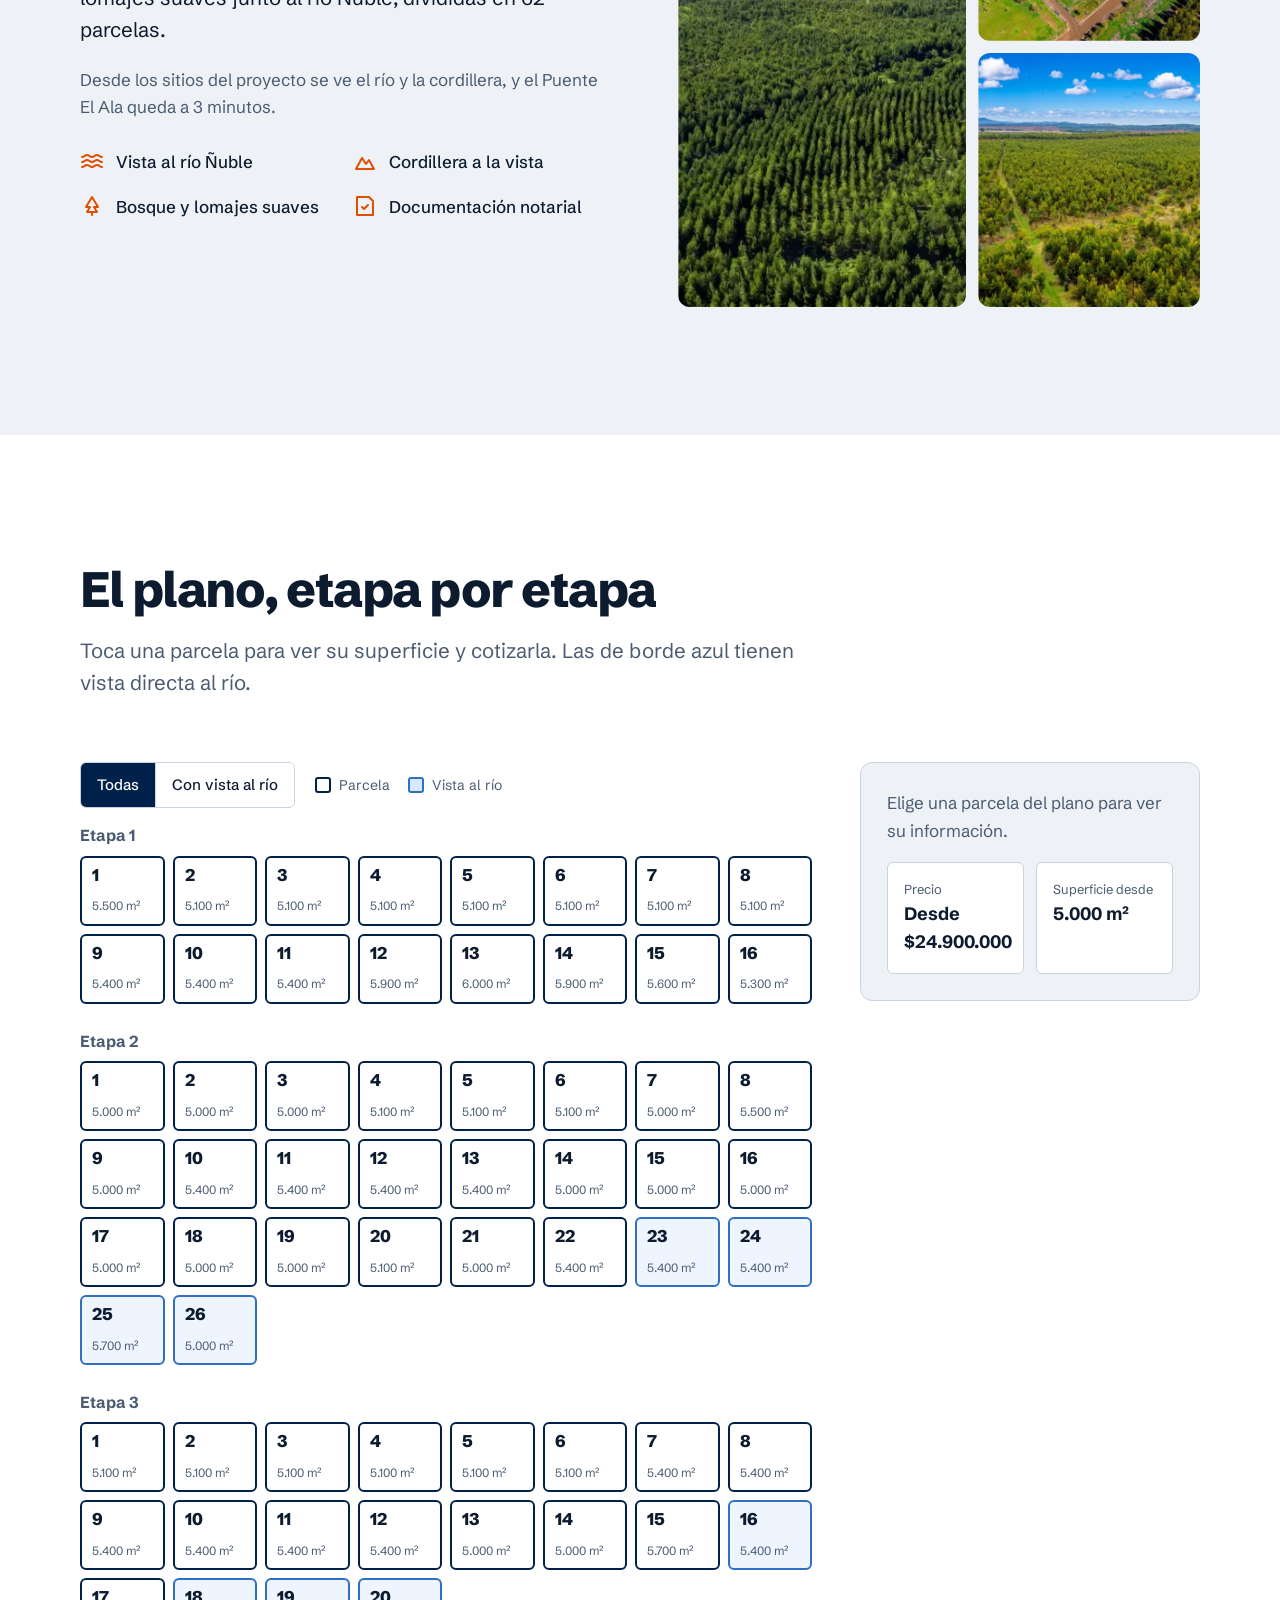
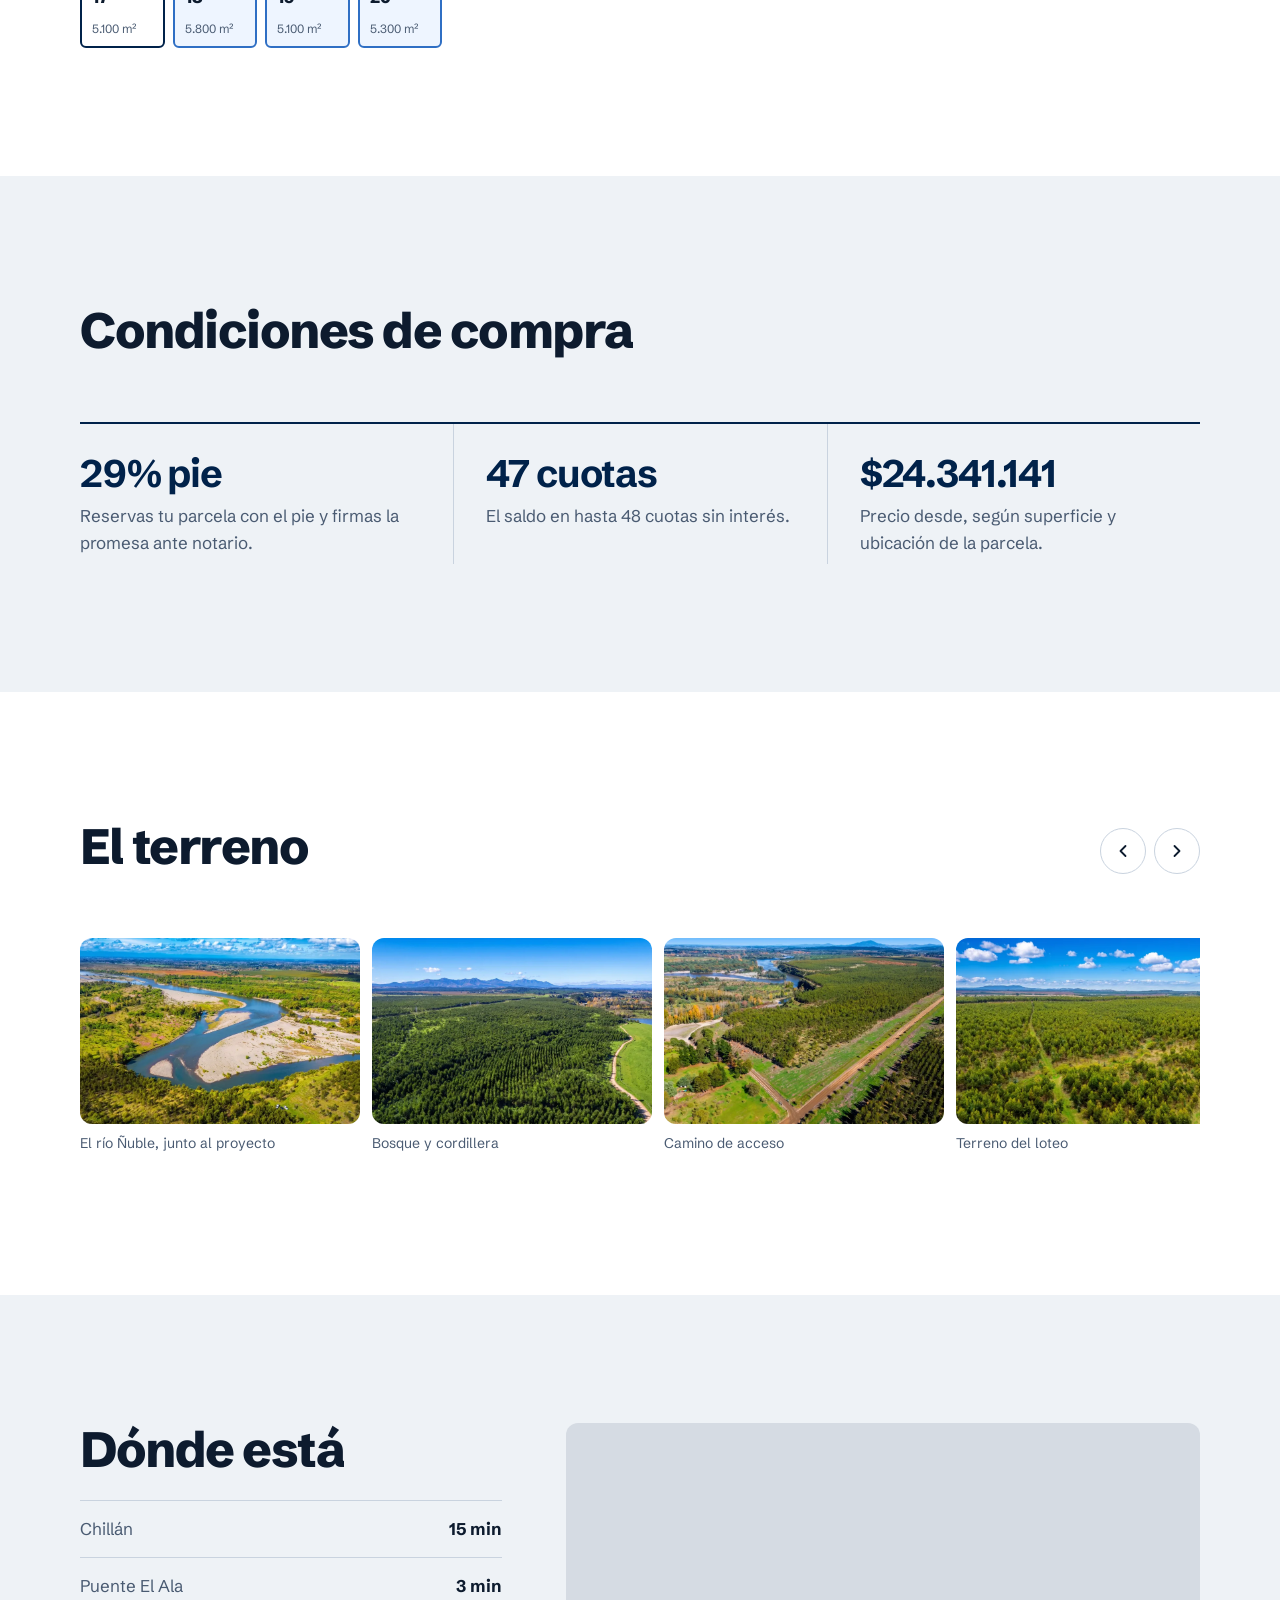
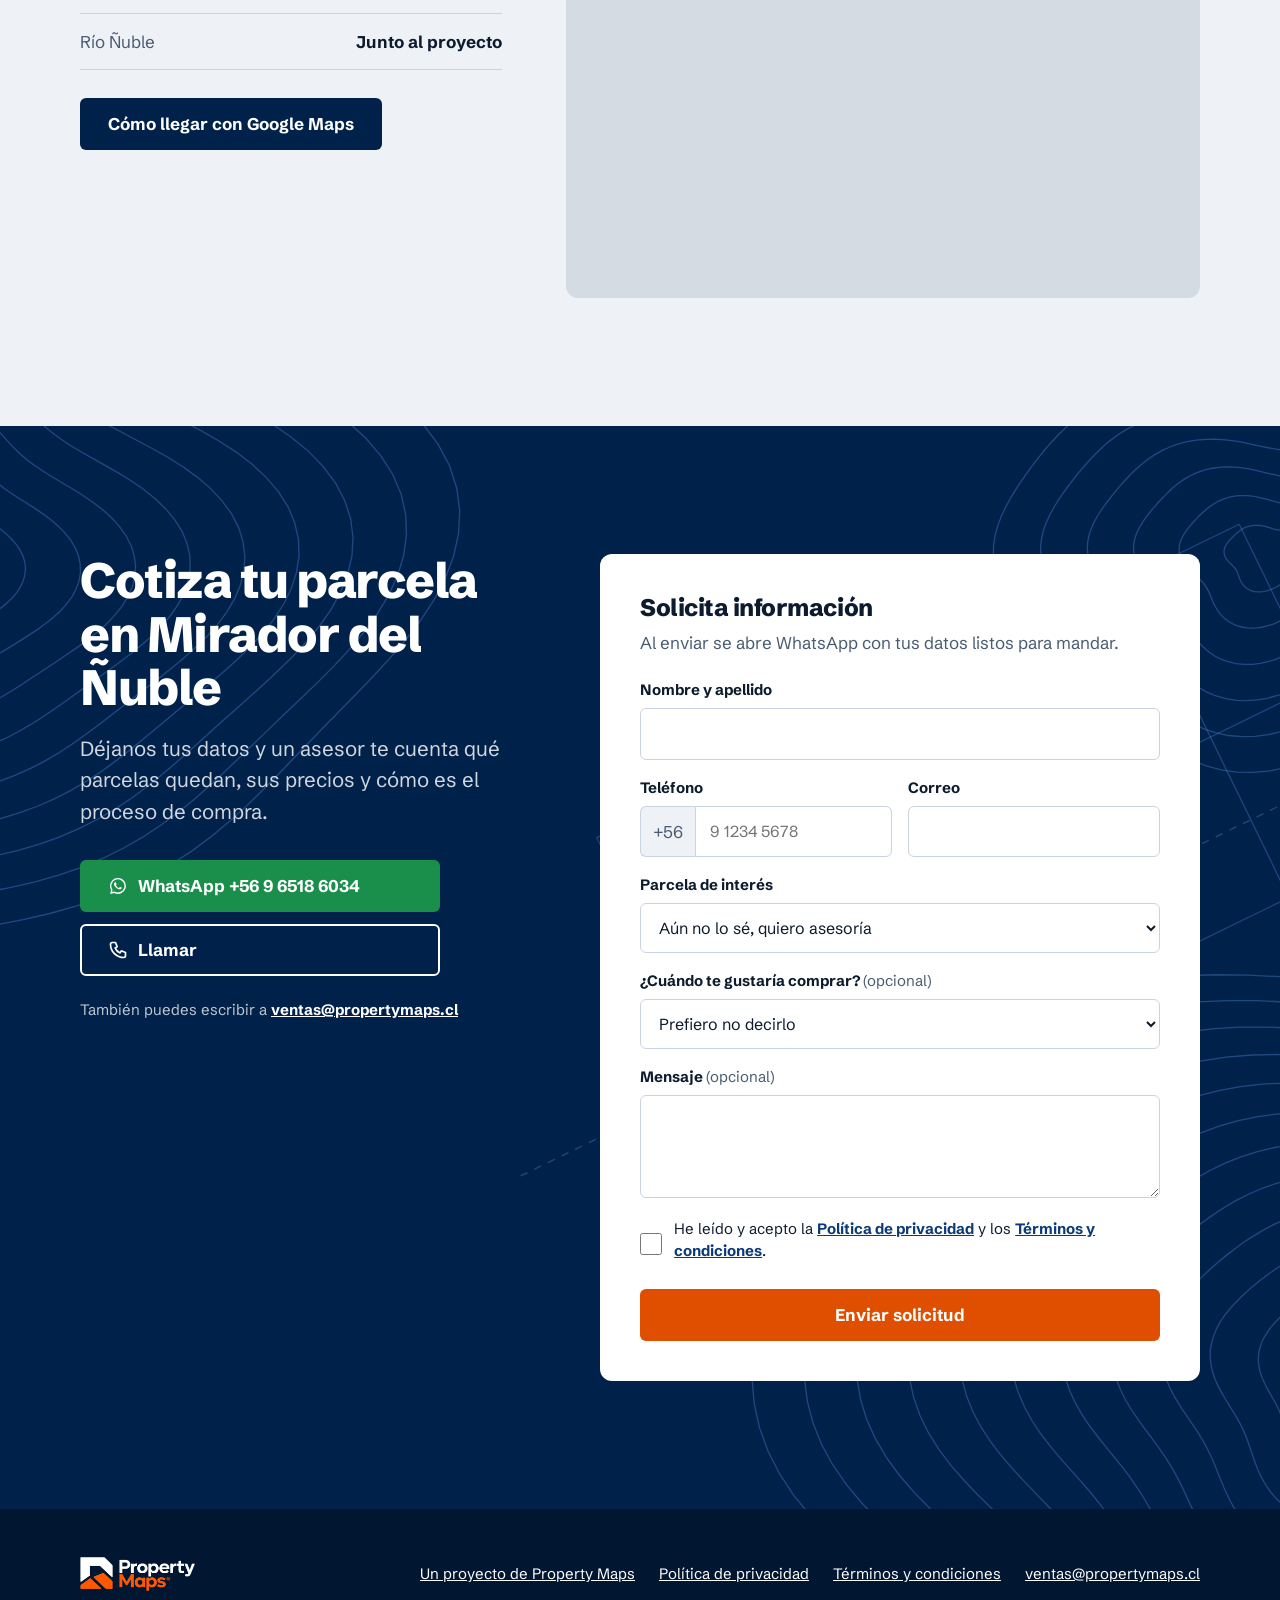
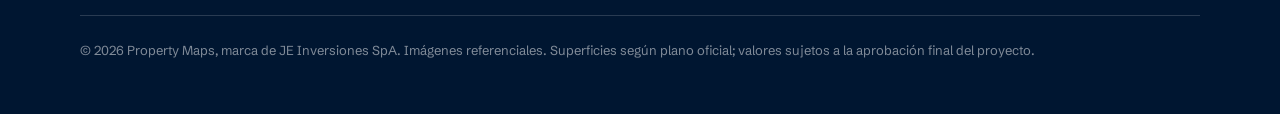
<file: miradornuble/index.html>
<!doctype html>
<html lang="es-CL">
<head>
  <meta charset="utf-8">
  <meta name="viewport" content="width=device-width, initial-scale=1">
  <title>Mirador del Ñuble | Parcelas a 15 minutos de Chillán · Property Maps</title>
  <meta name="description" content="Mirador del Ñuble: 62 parcelas desde 5.000 m² con vista al río Ñuble y la cordillera, a 15 minutos de Chillán. Desde $24.900.000, 30% pie y hasta 48 cuotas sin interés.">
  <meta name="theme-color" content="#00224a">
  <link rel="canonical" href="https://www.propertymaps.cl/miradornuble/">
  <meta property="og:type" content="website">
  <meta property="og:locale" content="es_CL">
  <meta property="og:title" content="Mirador del Ñuble | Parcelas a 15 minutos de Chillán">
  <meta property="og:description" content="62 parcelas a 15 minutos de Chillán. Desde $24.900.000, 30% pie y hasta 48 cuotas sin interés.">
  <meta property="og:url" content="https://www.propertymaps.cl/miradornuble/">
  <meta property="og:image" content="https://www.propertymaps.cl/assets/img/mn-foto-rio-meandros-sm.webp">
  <link rel="icon" type="image/png" href="../assets/img/favicon.png">
  <link rel="apple-touch-icon" href="../assets/img/iso-pm.png">
  <link rel="preconnect" href="https://fonts.googleapis.com">
  <link rel="preconnect" href="https://fonts.gstatic.com" crossorigin>
  <link href="https://fonts.googleapis.com/css2?family=Schibsted+Grotesk:ital,wght@0,400;0,500;0,700;0,800;0,900;1,400&display=swap" rel="stylesheet">
  <link rel="stylesheet" href="../assets/css/site.css">
  <script type="application/ld+json">
  {
    "@context": "https://schema.org",
    "@type": "Place",
    "name": "Mirador del Ñuble",
    "description": "62 parcelas desde 5.000 m² junto al río Ñuble, a 15 minutos de Chillán.",
    "url": "https://www.propertymaps.cl/miradornuble/",
    "geo": { "@type": "GeoCoordinates", "latitude": -36.578819, "longitude": -72.256633 },
    "address": { "@type": "PostalAddress", "addressRegion": "Ñuble", "addressCountry": "CL" }
  }
  </script>
  <script>
    window.PROYECTO = {
      nombre: 'Mirador del Ñuble',
      whatsapp: '56965186034',
      waMensaje: 'Hola, quiero información de las parcelas de Mirador del Ñuble.',
      form: {
        endpoint: 'https://n8n.terraworks.cl/webhook/mirador-nuble-lead',
        token: 'mirador-27288a46ca0f190d24d1a6ab1bf12f74',
        origen: 'web-cotizacion'
      },
      lotes: {
        nota: 'Superficies según plano oficial. Valores sujetos a la aprobación final del proyecto.',
        grupos: [{"titulo":"Etapa 1","items":[{"id":"E1-1","num":1,"nombre":"Lote E1-01","etapa":"Etapa 1","m2":5500,"estado":"Disponible"},{"id":"E1-2","num":2,"nombre":"Lote E1-02","etapa":"Etapa 1","m2":5100,"estado":"Disponible"},{"id":"E1-3","num":3,"nombre":"Lote E1-03","etapa":"Etapa 1","m2":5100,"estado":"Disponible"},{"id":"E1-4","num":4,"nombre":"Lote E1-04","etapa":"Etapa 1","m2":5100,"estado":"Disponible"},{"id":"E1-5","num":5,"nombre":"Lote E1-05","etapa":"Etapa 1","m2":5100,"estado":"Disponible"},{"id":"E1-6","num":6,"nombre":"Lote E1-06","etapa":"Etapa 1","m2":5100,"estado":"Disponible"},{"id":"E1-7","num":7,"nombre":"Lote E1-07","etapa":"Etapa 1","m2":5100,"estado":"Disponible"},{"id":"E1-8","num":8,"nombre":"Lote E1-08","etapa":"Etapa 1","m2":5100,"estado":"Disponible"},{"id":"E1-9","num":9,"nombre":"Lote E1-09","etapa":"Etapa 1","m2":5400,"estado":"Disponible"},{"id":"E1-10","num":10,"nombre":"Lote E1-10","etapa":"Etapa 1","m2":5400,"estado":"Disponible"},{"id":"E1-11","num":11,"nombre":"Lote E1-11","etapa":"Etapa 1","m2":5400,"estado":"Disponible"},{"id":"E1-12","num":12,"nombre":"Lote E1-12","etapa":"Etapa 1","m2":5900,"estado":"Disponible"},{"id":"E1-13","num":13,"nombre":"Lote E1-13","etapa":"Etapa 1","m2":6000,"estado":"Disponible"},{"id":"E1-14","num":14,"nombre":"Lote E1-14","etapa":"Etapa 1","m2":5900,"estado":"Disponible"},{"id":"E1-15","num":15,"nombre":"Lote E1-15","etapa":"Etapa 1","m2":5600,"estado":"Disponible"},{"id":"E1-16","num":16,"nombre":"Lote E1-16","etapa":"Etapa 1","m2":5300,"estado":"Disponible"}]},{"titulo":"Etapa 2","items":[{"id":"E2-1","num":1,"nombre":"Lote E2-01","etapa":"Etapa 2","m2":5000,"estado":"Disponible"},{"id":"E2-2","num":2,"nombre":"Lote E2-02","etapa":"Etapa 2","m2":5000,"estado":"Disponible"},{"id":"E2-3","num":3,"nombre":"Lote E2-03","etapa":"Etapa 2","m2":5000,"estado":"Disponible"},{"id":"E2-4","num":4,"nombre":"Lote E2-04","etapa":"Etapa 2","m2":5100,"estado":"Disponible"},{"id":"E2-5","num":5,"nombre":"Lote E2-05","etapa":"Etapa 2","m2":5100,"estado":"Disponible"},{"id":"E2-6","num":6,"nombre":"Lote E2-06","etapa":"Etapa 2","m2":5100,"estado":"Disponible"},{"id":"E2-7","num":7,"nombre":"Lote E2-07","etapa":"Etapa 2","m2":5000,"estado":"Disponible"},{"id":"E2-8","num":8,"nombre":"Lote E2-08","etapa":"Etapa 2","m2":5500,"estado":"Disponible"},{"id":"E2-9","num":9,"nombre":"Lote E2-09","etapa":"Etapa 2","m2":5000,"estado":"Disponible"},{"id":"E2-10","num":10,"nombre":"Lote E2-10","etapa":"Etapa 2","m2":5400,"estado":"Disponible"},{"id":"E2-11","num":11,"nombre":"Lote E2-11","etapa":"Etapa 2","m2":5400,"estado":"Disponible"},{"id":"E2-12","num":12,"nombre":"Lote E2-12","etapa":"Etapa 2","m2":5400,"estado":"Disponible"},{"id":"E2-13","num":13,"nombre":"Lote E2-13","etapa":"Etapa 2","m2":5400,"estado":"Disponible"},{"id":"E2-14","num":14,"nombre":"Lote E2-14","etapa":"Etapa 2","m2":5000,"estado":"Disponible"},{"id":"E2-15","num":15,"nombre":"Lote E2-15","etapa":"Etapa 2","m2":5000,"estado":"Disponible"},{"id":"E2-16","num":16,"nombre":"Lote E2-16","etapa":"Etapa 2","m2":5000,"estado":"Disponible"},{"id":"E2-17","num":17,"nombre":"Lote E2-17","etapa":"Etapa 2","m2":5000,"estado":"Disponible"},{"id":"E2-18","num":18,"nombre":"Lote E2-18","etapa":"Etapa 2","m2":5000,"estado":"Disponible"},{"id":"E2-19","num":19,"nombre":"Lote E2-19","etapa":"Etapa 2","m2":5000,"estado":"Disponible"},{"id":"E2-20","num":20,"nombre":"Lote E2-20","etapa":"Etapa 2","m2":5100,"estado":"Disponible"},{"id":"E2-21","num":21,"nombre":"Lote E2-21","etapa":"Etapa 2","m2":5000,"estado":"Disponible"},{"id":"E2-22","num":22,"nombre":"Lote E2-22","etapa":"Etapa 2","m2":5400,"estado":"Disponible"},{"id":"E2-23","num":23,"nombre":"Lote E2-23","etapa":"Etapa 2","m2":5400,"estado":"Disponible","rio":true},{"id":"E2-24","num":24,"nombre":"Lote E2-24","etapa":"Etapa 2","m2":5400,"estado":"Disponible","rio":true},{"id":"E2-25","num":25,"nombre":"Lote E2-25","etapa":"Etapa 2","m2":5700,"estado":"Disponible","rio":true},{"id":"E2-26","num":26,"nombre":"Lote E2-26","etapa":"Etapa 2","m2":5000,"estado":"Disponible","rio":true}]},{"titulo":"Etapa 3","items":[{"id":"E3-1","num":1,"nombre":"Lote E3-01","etapa":"Etapa 3","m2":5100,"estado":"Disponible"},{"id":"E3-2","num":2,"nombre":"Lote E3-02","etapa":"Etapa 3","m2":5100,"estado":"Disponible"},{"id":"E3-3","num":3,"nombre":"Lote E3-03","etapa":"Etapa 3","m2":5100,"estado":"Disponible"},{"id":"E3-4","num":4,"nombre":"Lote E3-04","etapa":"Etapa 3","m2":5100,"estado":"Disponible"},{"id":"E3-5","num":5,"nombre":"Lote E3-05","etapa":"Etapa 3","m2":5100,"estado":"Disponible"},{"id":"E3-6","num":6,"nombre":"Lote E3-06","etapa":"Etapa 3","m2":5100,"estado":"Disponible"},{"id":"E3-7","num":7,"nombre":"Lote E3-07","etapa":"Etapa 3","m2":5400,"estado":"Disponible"},{"id":"E3-8","num":8,"nombre":"Lote E3-08","etapa":"Etapa 3","m2":5400,"estado":"Disponible"},{"id":"E3-9","num":9,"nombre":"Lote E3-09","etapa":"Etapa 3","m2":5400,"estado":"Disponible"},{"id":"E3-10","num":10,"nombre":"Lote E3-10","etapa":"Etapa 3","m2":5400,"estado":"Disponible"},{"id":"E3-11","num":11,"nombre":"Lote E3-11","etapa":"Etapa 3","m2":5400,"estado":"Disponible"},{"id":"E3-12","num":12,"nombre":"Lote E3-12","etapa":"Etapa 3","m2":5400,"estado":"Disponible"},{"id":"E3-13","num":13,"nombre":"Lote E3-13","etapa":"Etapa 3","m2":5000,"estado":"Disponible"},{"id":"E3-14","num":14,"nombre":"Lote E3-14","etapa":"Etapa 3","m2":5000,"estado":"Disponible"},{"id":"E3-15","num":15,"nombre":"Lote E3-15","etapa":"Etapa 3","m2":5700,"estado":"Disponible"},{"id":"E3-16","num":16,"nombre":"Lote E3-16","etapa":"Etapa 3","m2":5400,"estado":"Disponible","rio":true},{"id":"E3-17","num":17,"nombre":"Lote E3-17","etapa":"Etapa 3","m2":5100,"estado":"Disponible"},{"id":"E3-18","num":18,"nombre":"Lote E3-18","etapa":"Etapa 3","m2":5800,"estado":"Disponible","rio":true},{"id":"E3-19","num":19,"nombre":"Lote E3-19","etapa":"Etapa 3","m2":5100,"estado":"Disponible","rio":true},{"id":"E3-20","num":20,"nombre":"Lote E3-20","etapa":"Etapa 3","m2":5300,"estado":"Disponible","rio":true}]}]
      }
    };
  </script>
  <!-- Medición: píxel de Meta «EL QUILLAY» (único píxel del negocio Property Maps; ver ../CODIGOS-ADS.txt).
       Solo en el sitio publicado: en local no dispara. Los eventos (Lead, Contact, clics) los manda site.js. -->
  <script>
    window.MEDICION = { PIXEL_ID: '2511304299378574' };
    if (!/^(localhost|127\.0\.0\.1|\[::1\]|)$/.test(location.hostname) && location.protocol !== 'file:') {
      !function(f,b,e,v,n,t,s){if(f.fbq)return;n=f.fbq=function(){n.callMethod?n.callMethod.apply(n,arguments):n.queue.push(arguments)};if(!f._fbq)f._fbq=n;n.push=n;n.loaded=!0;n.version='2.0';n.queue=[];t=b.createElement(e);t.async=!0;t.src=v;s=b.getElementsByTagName(e)[0];s.parentNode.insertBefore(t,s)}(window,document,'script','https://connect.facebook.net/en_US/fbevents.js');
      fbq('init', window.MEDICION.PIXEL_ID);
      fbq('track', 'PageView');
    }
  </script>
  <noscript><img height="1" width="1" style="display:none" alt="" src="https://www.facebook.com/tr?id=2511304299378574&ev=PageView&noscript=1"></noscript>
  <script>/* Animaciones de lectura: se activan solo si el navegador puede y la persona no pidió menos movimiento */
    (function (r) { if ('IntersectionObserver' in window && !matchMedia('(prefers-reduced-motion: reduce)').matches) { r.classList.add('anim'); document.addEventListener('DOMContentLoaded', function () { if (!r.classList.contains('anim-ok')) r.classList.remove('anim'); }); } })(document.documentElement);</script>
</head>
<body>
  <a class="skip" href="#main">Saltar al contenido</a>

  <header class="site-header">
    <div class="wrap">
      <a class="brand" href="../" aria-label="Property Maps, inicio">
        <img src="../assets/img/logo-pm-blanco.png" alt="Property Maps" width="900" height="268">
      </a>
      <div class="brand-project">
        <strong>Mirador del Ñuble</strong>
        <span>A 15 min de Chillán</span>
      </div>
      <button class="nav-toggle" type="button" aria-controls="nav" aria-expanded="false" aria-label="Abrir menú">
        <svg viewBox="0 0 24 24" fill="none" stroke="currentColor" stroke-width="2" stroke-linecap="round" aria-hidden="true"><path d="M4 7h16M4 12h16M4 17h16"/></svg>
      </button>
      <nav class="nav" id="nav" aria-label="Mirador del Ñuble">
        <a href="#proyecto">El proyecto</a>
        <a href="#parcelas">Parcelas</a>
        <a href="#condiciones">Condiciones</a>
        <a href="#ubicacion">Ubicación</a>
        <a class="btn btn-primary" href="#contacto">Cotizar</a>
      </nav>
    </div>
  </header>

  <main id="main">
    <!-- Video sin texto encima: el video ya trae el nombre del proyecto y la distancia a Chillán -->
    <section class="hero-video" aria-label="Video del proyecto desde el dron">
      <video autoplay muted loop playsinline preload="metadata" poster="../assets/img/mn-hero-poster.webp" aria-hidden="true">
        <source src="../assets/img/mn-hero.mp4" type="video/mp4">
      </video>
    </section>

    <section class="intro-project" aria-labelledby="hero-title">
      <div class="wrap">
        <div>
          <h1 id="hero-title">Vista al río y a la cordillera</h1>
          <p class="lead">62 parcelas desde 5.000 m² entre bosque y río, a 15 minutos de Chillán.</p>
        </div>
        <div class="hero-actions">
          <a class="btn btn-primary" href="#contacto">Cotizar una parcela</a>
          <a class="btn btn-ghost" href="#parcelas">Ver el plano</a>
        </div>
      </div>
    </section>

    <section class="facts" aria-label="Mirador del Ñuble en cifras">
      <div class="wrap">
        <dl>
          <div><dt>Parcelas</dt><dd>62</dd></div>
          <div><dt>Superficie desde</dt><dd>5.000 m²</dd></div>
          <div><dt>Precio desde</dt><dd>$24.900.000</dd></div>
          <div><dt>Cuotas sin interés</dt><dd>48</dd></div>
        </dl>
      </div>
    </section>

    <section class="section" id="proyecto" aria-labelledby="proyecto-title">
      <div class="wrap about">
        <div class="about-text">
          <h2 id="proyecto-title">El proyecto</h2>
          <p class="lead" style="color:var(--ink)">Mirador del Ñuble son 32 hectáreas de bosque y lomajes suaves junto al río Ñuble, divididas en 62 parcelas.</p>
          <p>Desde los sitios del proyecto se ve el río y la cordillera, y el Puente El Ala queda a 3 minutos.</p>
          <ul class="features">
            <li><svg viewBox="0 0 24 24" fill="none" stroke="currentColor" stroke-width="2" stroke-linecap="round" stroke-linejoin="round" aria-hidden="true"><path d="M2 8c2.5 0 2.5-2 5-2s2.5 2 5 2 2.5-2 5-2 2.5 2 5 2M2 13c2.5 0 2.5-2 5-2s2.5 2 5 2 2.5-2 5-2 2.5 2 5 2M2 18c2.5 0 2.5-2 5-2s2.5 2 5 2 2.5-2 5-2 2.5 2 5 2"/></svg>Vista al río Ñuble</li>
            <li><svg viewBox="0 0 24 24" fill="none" stroke="currentColor" stroke-width="2" stroke-linecap="round" stroke-linejoin="round" aria-hidden="true"><path d="m3 20 6-11 4 6 3-4 5 9z"/></svg>Cordillera a la vista</li>
            <li><svg viewBox="0 0 24 24" fill="none" stroke="currentColor" stroke-width="2" stroke-linecap="round" stroke-linejoin="round" aria-hidden="true"><path d="M12 3 6 13h4l-3 5h10l-3-5h4z"/><path d="M12 18v3"/></svg>Bosque y lomajes suaves</li>
            <li><svg viewBox="0 0 24 24" fill="none" stroke="currentColor" stroke-width="2" stroke-linecap="round" stroke-linejoin="round" aria-hidden="true"><path d="M8 3h8l4 4v14H4V3z"/><path d="M9 13l2 2 4-4"/></svg>Documentación notarial</li>
          </ul>
        </div>
        <div class="mosaic">
          <img src="../assets/img/mn-foto-bosque-cordillera-sm.webp" alt="Bosque del proyecto con la cordillera al fondo" loading="lazy">
          <img src="../assets/img/mn-foto-aerea-camino-rio-sm.webp" alt="Camino de acceso y el río vistos desde el aire" loading="lazy">
          <img src="../assets/img/mn-foto-plantacion-cielo-sm.webp" alt="Terreno del loteo bajo un cielo despejado" loading="lazy">
        </div>
      </div>
    </section>

    <section class="section lots-section" id="parcelas" aria-labelledby="parcelas-title">
      <div class="wrap">
        <div class="section-head">
          <h2 id="parcelas-title">El plano, etapa por etapa</h2>
          <p class="lead muted">Toca una parcela para ver su superficie y cotizarla. Las de borde azul tienen vista directa al río.</p>
        </div>
        <div class="lots-layout">
          <div>
            <div class="lots-toolbar">
              <div class="filter" role="group" aria-label="Filtrar parcelas">
                <button type="button" data-filtro="todos" aria-pressed="true">Todas</button>
                <button type="button" data-filtro="rio" aria-pressed="false">Con vista al río</button>
              </div>
              <ul class="legend">
                <li><i class="l-free"></i>Parcela</li>
                <li><i class="l-river"></i>Vista al río</li>
              </ul>
            </div>
            <div class="lot-groups" id="lot-groups"></div>
          </div>
          <aside class="lot-panel" id="lot-panel" aria-live="polite">
            <p class="empty">Elige una parcela del plano para ver su información.</p>
            <div class="price-cards">
              <div><span>Precio</span><strong>Desde $24.900.000</strong></div>
              <div><span>Superficie desde</span><strong>5.000 m²</strong></div>
            </div>
          </aside>
        </div>
      </div>
    </section>

    <section class="section" id="condiciones" aria-labelledby="condiciones-title">
      <div class="wrap">
        <div class="section-head">
          <h2 id="condiciones-title">Condiciones de compra</h2>
        </div>
        <div class="terms">
          <div><strong>30% pie</strong><p>Reservas tu parcela con el pie y firmas la promesa ante notario.</p></div>
          <div><strong>48 cuotas</strong><p>El saldo en hasta 48 cuotas sin interés.</p></div>
          <div><strong>$24.900.000</strong><p>Precio desde, según superficie y ubicación de la parcela.</p></div>
        </div>
      </div>
    </section>

    <section class="section lots-section" aria-labelledby="galeria-title" data-gallery>
      <div class="wrap">
        <div class="gallery-head section-head" style="max-width:none">
          <h2 id="galeria-title">El terreno</h2>
          <div class="gallery-nav">
            <button type="button" data-dir="-1" aria-label="Fotos anteriores"><svg viewBox="0 0 24 24" fill="none" stroke="currentColor" stroke-width="2.2" stroke-linecap="round" stroke-linejoin="round" aria-hidden="true"><path d="M15 6l-6 6 6 6"/></svg></button>
            <button type="button" data-dir="1" aria-label="Fotos siguientes"><svg viewBox="0 0 24 24" fill="none" stroke="currentColor" stroke-width="2.2" stroke-linecap="round" stroke-linejoin="round" aria-hidden="true"><path d="M9 6l6 6-6 6"/></svg></button>
          </div>
        </div>
        <div class="gallery" tabindex="0" aria-label="Fotos de Mirador del Ñuble">
          <figure><img src="../assets/img/mn-foto-rio-meandros-sm.webp" alt="Meandros del río Ñuble desde el aire" loading="lazy"><figcaption>El río Ñuble, junto al proyecto</figcaption></figure>
          <figure><img src="../assets/img/mn-foto-bosque-cordillera-sm.webp" alt="Bosque y cordillera" loading="lazy"><figcaption>Bosque y cordillera</figcaption></figure>
          <figure><img src="../assets/img/mn-foto-aerea-camino-rio-sm.webp" alt="Camino de acceso cerca del río" loading="lazy"><figcaption>Camino de acceso</figcaption></figure>
          <figure><img src="../assets/img/mn-foto-plantacion-cielo-sm.webp" alt="Terreno del loteo" loading="lazy"><figcaption>Terreno del loteo</figcaption></figure>
        </div>
      </div>
    </section>

    <section class="section" id="ubicacion" aria-labelledby="ubicacion-title">
      <div class="wrap location">
        <div>
          <h2 id="ubicacion-title">Dónde está</h2>
          <ul class="distances">
            <li><span>Chillán</span><strong>15 min</strong></li>
            <li><span>Puente El Ala</span><strong>3 min</strong></li>
            <li><span>Río Ñuble</span><strong>Junto al proyecto</strong></li>
          </ul>
          <a class="btn btn-navy" href="https://www.google.com/maps/dir/?api=1&amp;destination=-36.578819,-72.256633" target="_blank" rel="noopener">Cómo llegar con Google Maps</a>
        </div>
        <iframe title="Mapa satelital de Mirador del Ñuble" src="https://maps.google.com/maps?q=-36.578819,-72.256633&amp;t=k&amp;z=15&amp;ie=UTF8&amp;iwloc=&amp;output=embed" loading="lazy" referrerpolicy="no-referrer-when-downgrade"></iframe>
      </div>
    </section>

    <section class="section contact topo" id="contacto" aria-labelledby="contacto-title">
      <div class="wrap">
        <div>
          <h2 id="contacto-title">Cotiza tu parcela en Mirador del Ñuble</h2>
          <p class="lead">Déjanos tus datos y un asesor te cuenta qué parcelas quedan, sus precios y cómo es el proceso de compra.</p>
          <div class="contact-direct">
            <a class="btn btn-wa" href="#" data-wa>
              <svg viewBox="0 0 32 32" fill="currentColor" aria-hidden="true"><path d="M16 3.2A12.7 12.7 0 0 0 5.1 22.4L3.3 28.8l6.6-1.7A12.7 12.7 0 1 0 16 3.2Zm0 23.2c-1.9 0-3.8-.5-5.4-1.5l-.4-.2-3.9 1 1-3.8-.3-.4A10.5 10.5 0 1 1 16 26.4Zm5.8-7.9c-.3-.2-1.9-.9-2.2-1-.3-.1-.5-.2-.7.2-.2.3-.8 1-1 1.2-.2.2-.4.2-.7.1-.3-.2-1.4-.5-2.6-1.6-1-.9-1.6-1.9-1.8-2.2-.2-.3 0-.5.1-.7l.5-.6.3-.5v-.5c0-.2-.7-1.7-1-2.3-.2-.6-.5-.5-.7-.5h-.6c-.2 0-.5.1-.8.4-.3.3-1 1-1 2.5s1.1 2.9 1.2 3.1c.2.2 2.1 3.2 5.1 4.5 2.5 1 3 .8 3.6.7.6-.1 1.9-.8 2.1-1.5.3-.7.3-1.3.2-1.5-.1-.1-.3-.2-.6-.3Z"/></svg>
              WhatsApp +56 9 6518 6034
            </a>
            <a class="btn btn-ghost" href="tel:+56965186034">
              <svg viewBox="0 0 24 24" fill="none" stroke="currentColor" stroke-width="2" stroke-linecap="round" stroke-linejoin="round" aria-hidden="true"><path d="M5 3h4l2 5-2.5 1.5a11 11 0 0 0 6 6L16 13l5 2v4a2 2 0 0 1-2 2A16 16 0 0 1 3 5a2 2 0 0 1 2-2Z"/></svg>
              Llamar
            </a>
          </div>
          <p class="contact-mail">También puedes escribir a <a href="mailto:ventas@propertymaps.cl?subject=Mirador%20del%20%C3%91uble">ventas@propertymaps.cl</a></p>
        </div>

        <div class="form-card">
          <h3>Solicita información</h3>
          <p>Al enviar se abre WhatsApp con tus datos listos para mandar.</p>
          <form id="lead-form" novalidate>
            <div class="fields">
              <div class="field full">
                <label for="f-nombre">Nombre y apellido</label>
                <input id="f-nombre" name="nombre" type="text" autocomplete="name" required>
                <span class="err">Escribe tu nombre.</span>
              </div>
              <div class="field">
                <label for="f-telefono">Teléfono</label>
                <div class="phone"><span>+56</span><input id="f-telefono" name="telefono" type="tel" inputmode="tel" autocomplete="tel-national" placeholder="9 1234 5678" required></div>
                <span class="err">Escribe un celular chileno de 9 dígitos, empezando por 9.</span>
              </div>
              <div class="field">
                <label for="f-email">Correo</label>
                <input id="f-email" name="email" type="email" autocomplete="email" required>
                <span class="err">Escribe un correo válido, por ejemplo nombre@gmail.com.</span>
              </div>
              <div class="field full">
                <label for="f-parcela">Parcela de interés</label>
                <select id="f-parcela" name="parcela"></select>
              </div>
              <div class="field full">
                <label for="f-plazo">¿Cuándo te gustaría comprar? <span class="opt">(opcional)</span></label>
                <select id="f-plazo" name="plazo">
                  <option value="">Prefiero no decirlo</option>
                  <option>Este mes</option>
                  <option>En 1 a 3 meses</option>
                  <option>En 3 a 6 meses</option>
                  <option>Solo estoy cotizando</option>
                </select>
              </div>
              <div class="field full">
                <label for="f-mensaje">Mensaje <span class="opt">(opcional)</span></label>
                <textarea id="f-mensaje" name="mensaje" rows="3"></textarea>
              </div>
              <div class="hp" aria-hidden="true">
                <label for="f-hp">No completar</label>
                <input id="f-hp" name="_hp" type="text" tabindex="-1" autocomplete="off">
              </div>
              <div class="field full consent">
                <input id="f-acepto" name="acepto" type="checkbox" required>
                <label for="f-acepto">He leído y acepto la <a href="../privacidad/" target="_blank" rel="noopener">Política de privacidad</a> y los <a href="../terminos/" target="_blank" rel="noopener">Términos y condiciones</a>.</label>
                <span class="err">Marca la casilla para enviar tu solicitud.</span>
              </div>
            </div>
            <div class="form-foot">
              <button class="btn btn-primary btn-block" type="submit">Enviar solicitud</button>
              <div class="form-status" id="form-status" role="alert"></div>
            </div>
          </form>
        </div>
      </div>
    </section>
  </main>

  <footer class="site-footer">
    <div class="wrap">
      <a href="../" aria-label="Property Maps, inicio"><img src="../assets/img/logo-pm-blanco.png" alt="Property Maps" width="900" height="268"></a>
      <nav class="footer-links" aria-label="Pie de página">
        <a href="../">Un proyecto de Property Maps</a>
        <a href="../privacidad/">Política de privacidad</a>
        <a href="../terminos/">Términos y condiciones</a>
        <a href="mailto:ventas@propertymaps.cl">ventas@propertymaps.cl</a>
      </nav>
      <p class="footer-legal">© 2026 Property Maps, marca de JE Inversiones SpA. Imágenes referenciales. Superficies según plano oficial; valores sujetos a la aprobación final del proyecto.</p>
    </div>
  </footer>

  <a class="wa-float" href="#" data-wa aria-label="Escribir a Mirador del Ñuble por WhatsApp">
    <svg viewBox="0 0 32 32" fill="currentColor" aria-hidden="true"><path d="M16 3.2A12.7 12.7 0 0 0 5.1 22.4L3.3 28.8l6.6-1.7A12.7 12.7 0 1 0 16 3.2Zm0 23.2c-1.9 0-3.8-.5-5.4-1.5l-.4-.2-3.9 1 1-3.8-.3-.4A10.5 10.5 0 1 1 16 26.4Zm5.8-7.9c-.3-.2-1.9-.9-2.2-1-.3-.1-.5-.2-.7.2-.2.3-.8 1-1 1.2-.2.2-.4.2-.7.1-.3-.2-1.4-.5-2.6-1.6-1-.9-1.6-1.9-1.8-2.2-.2-.3 0-.5.1-.7l.5-.6.3-.5v-.5c0-.2-.7-1.7-1-2.3-.2-.6-.5-.5-.7-.5h-.6c-.2 0-.5.1-.8.4-.3.3-1 1-1 2.5s1.1 2.9 1.2 3.1c.2.2 2.1 3.2 5.1 4.5 2.5 1 3 .8 3.6.7.6-.1 1.9-.8 2.1-1.5.3-.7.3-1.3.2-1.5-.1-.1-.3-.2-.6-.3Z"/></svg>
  </a>

  <script src="../assets/js/site.js"></script>
</body>
</html>
</file>
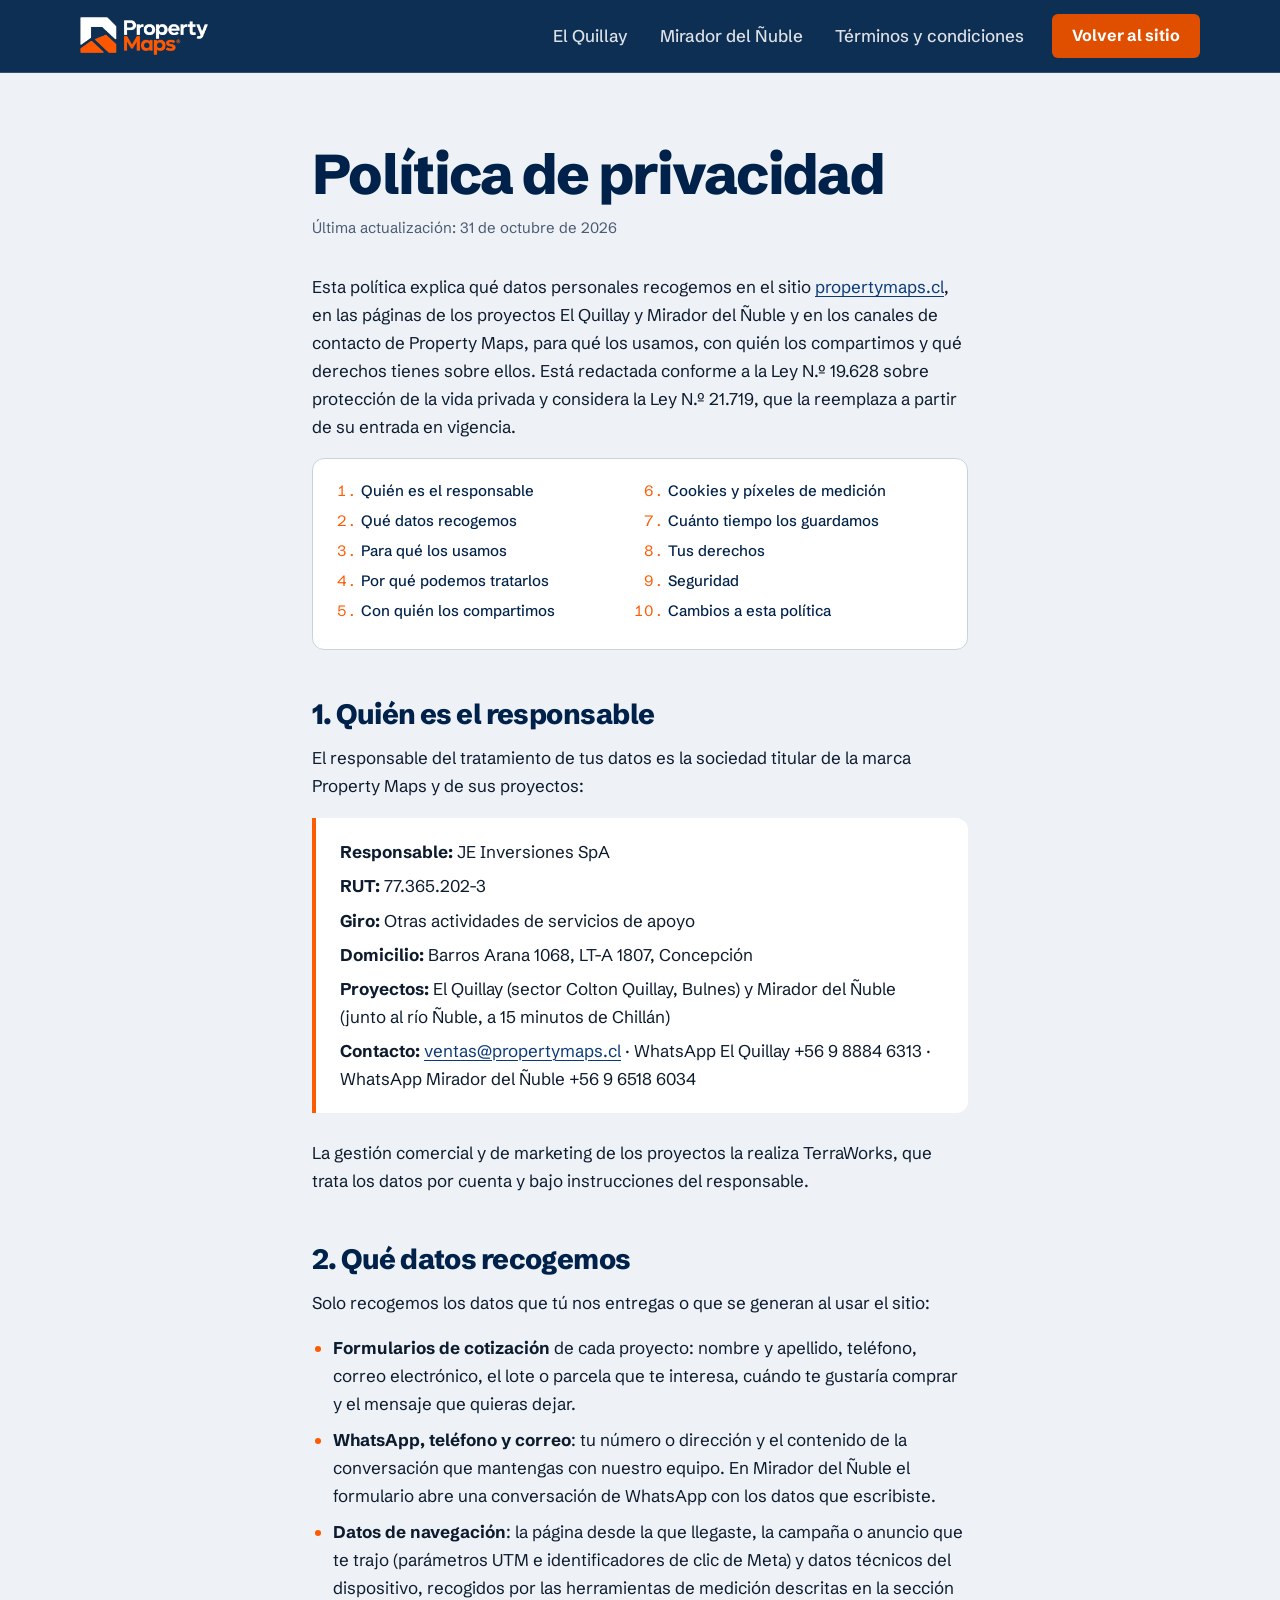
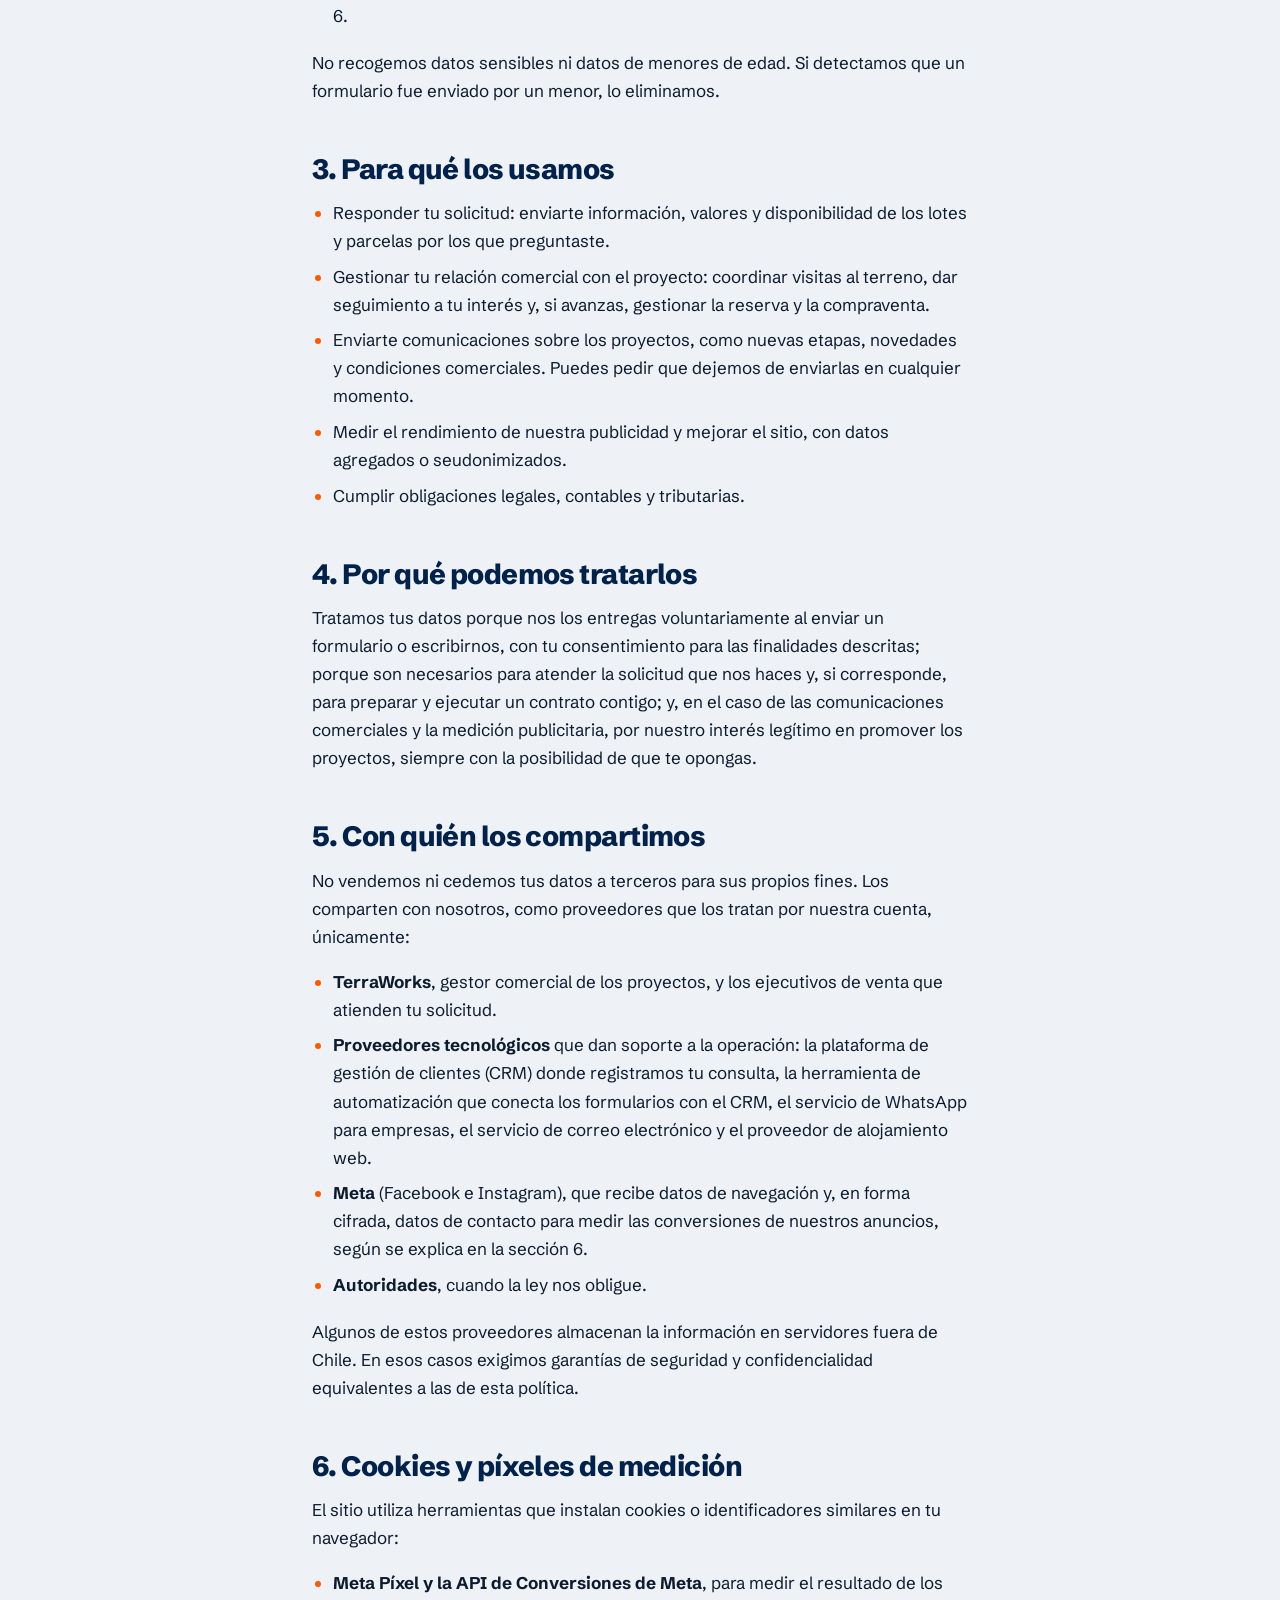
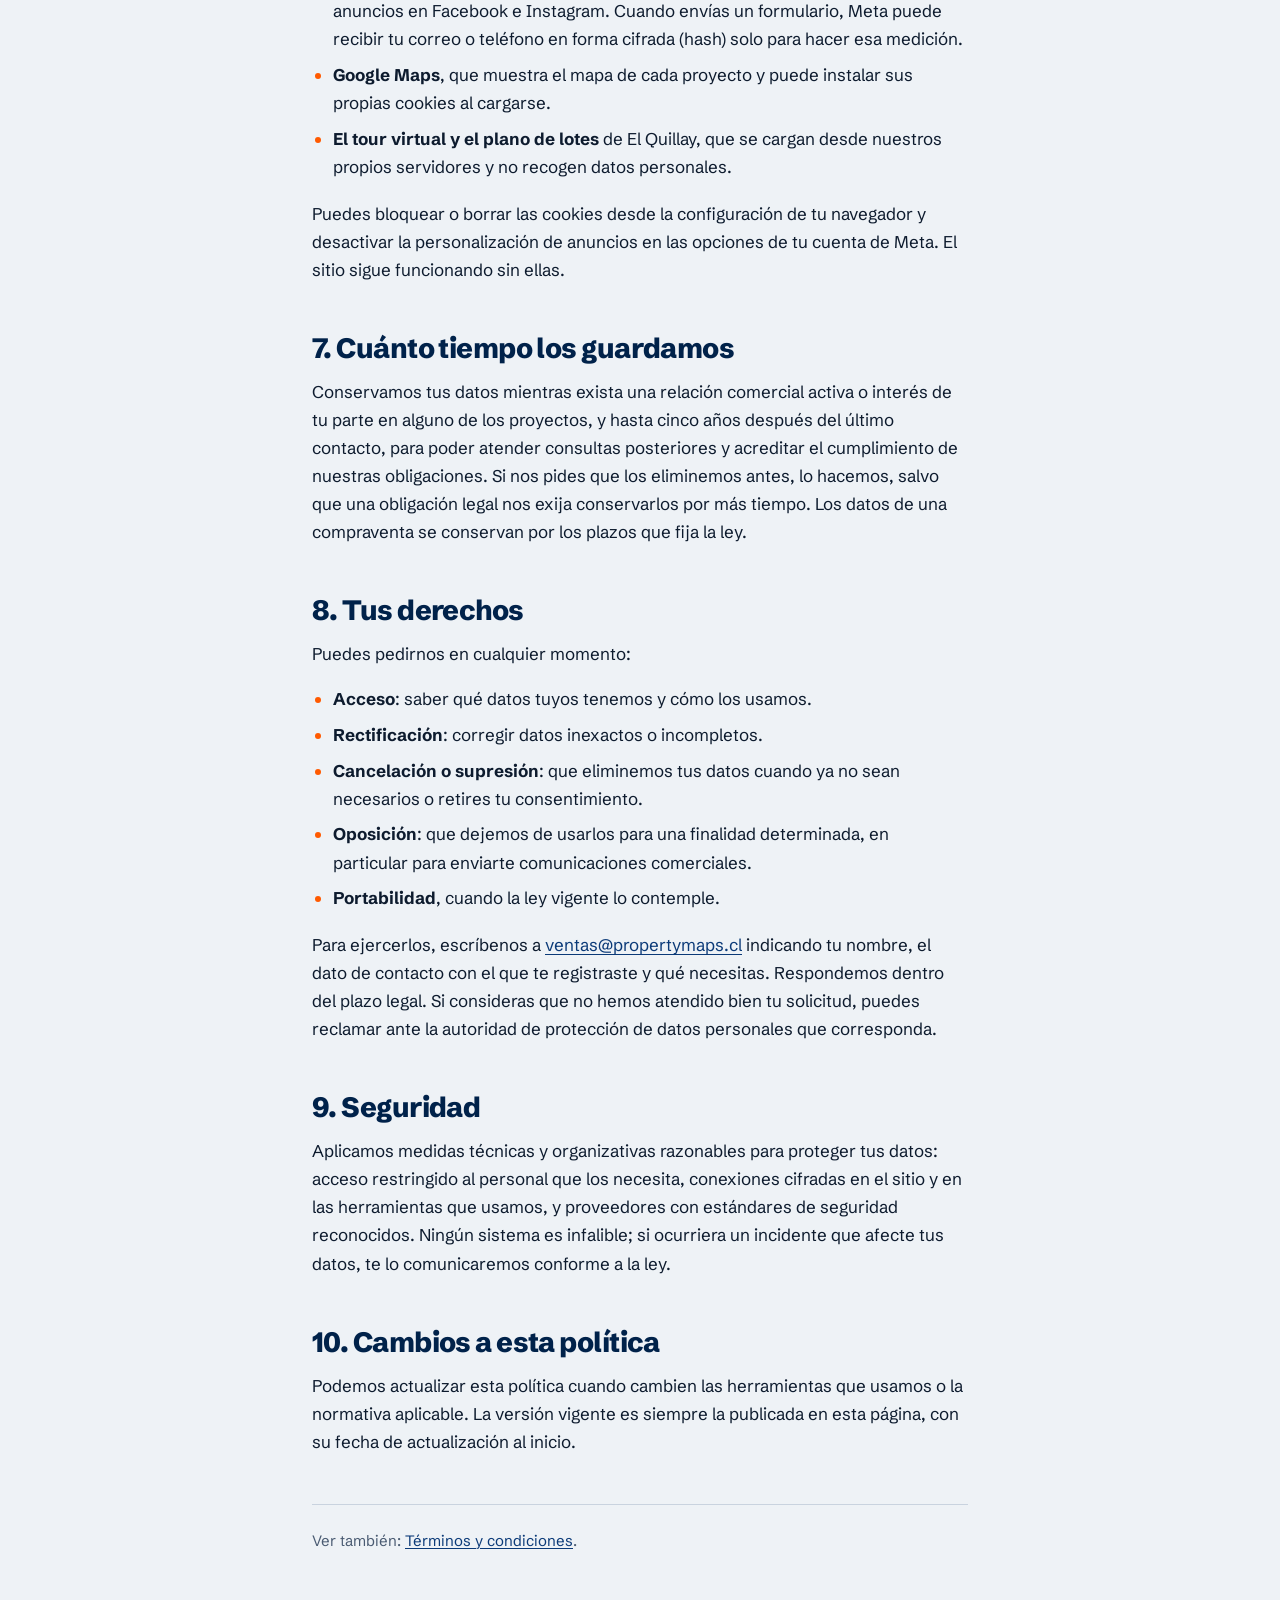
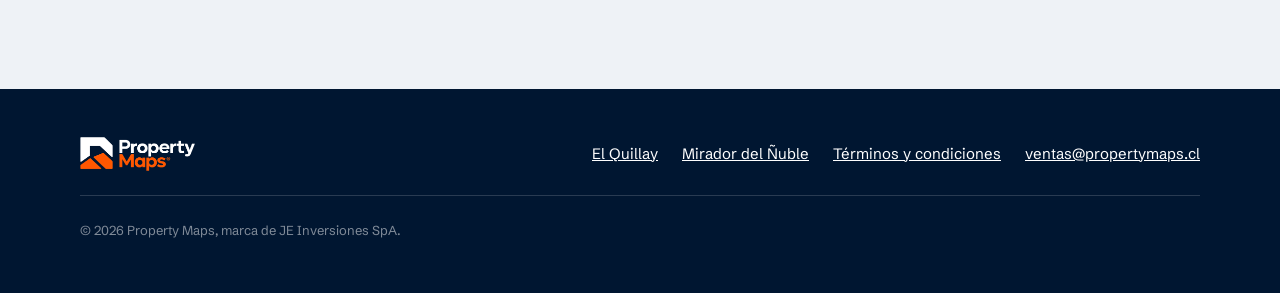
<file: privacidad/index.html>
<!doctype html>
<html lang="es-CL">
<head>
  <meta charset="utf-8">
  <meta name="viewport" content="width=device-width, initial-scale=1">
  <!-- Página legal de propertymaps.cl/privacidad/. Sin píxeles ni formularios: aquí no se recogen datos.
       Los datos del titular salen de sus documentos tributarios (oct-2026). -->
  <title>Política de privacidad | Property Maps</title>
  <meta name="description" content="Cómo recoge, usa y protege Property Maps (JE Inversiones SpA) los datos personales de quienes usan el sitio o escriben por WhatsApp, teléfono o correo sobre El Quillay y Mirador del Ñuble.">
  <meta name="robots" content="noindex, follow">
  <link rel="canonical" href="https://www.propertymaps.cl/privacidad/">
  <meta name="theme-color" content="#00224a">
  <link rel="icon" type="image/png" href="../assets/img/favicon.png">
  <link rel="apple-touch-icon" href="../assets/img/iso-pm.png">
  <link rel="preconnect" href="https://fonts.googleapis.com">
  <link rel="preconnect" href="https://fonts.gstatic.com" crossorigin>
  <link href="https://fonts.googleapis.com/css2?family=Schibsted+Grotesk:ital,wght@0,400;0,500;0,700;0,800;0,900;1,400&display=swap" rel="stylesheet">
  <link rel="stylesheet" href="../assets/css/site.css">
</head>
<body>
  <a class="skip" href="#main">Saltar al contenido</a>

  <header class="site-header">
    <div class="wrap">
      <a class="brand" href="../" aria-label="Property Maps, inicio">
        <img src="../assets/img/logo-pm-blanco.png" alt="Property Maps" width="900" height="268">
      </a>
      <button class="nav-toggle" type="button" aria-controls="nav" aria-expanded="false" aria-label="Abrir menú">
        <svg viewBox="0 0 24 24" fill="none" stroke="currentColor" stroke-width="2" stroke-linecap="round" aria-hidden="true"><path d="M4 7h16M4 12h16M4 17h16"/></svg>
      </button>
      <nav class="nav" id="nav" aria-label="Principal">
        <a href="../elquillay/">El Quillay</a>
        <a href="../miradornuble/">Mirador del Ñuble</a>
        <a href="../terminos/">Términos y condiciones</a>
        <a class="btn btn-primary" href="../">Volver al sitio</a>
      </nav>
    </div>
  </header>

  <main id="main" class="legal">
    <h1>Política de privacidad</h1>
    <p class="fecha">Última actualización: 31 de octubre de 2026</p>

    <p>Esta política explica qué datos personales recogemos en el sitio <a href="https://www.propertymaps.cl/">propertymaps.cl</a>, en las páginas de los proyectos El Quillay y Mirador del Ñuble y en los canales de contacto de Property Maps, para qué los usamos, con quién los compartimos y qué derechos tienes sobre ellos. Está redactada conforme a la Ley N.º 19.628 sobre protección de la vida privada y considera la Ley N.º 21.719, que la reemplaza a partir de su entrada en vigencia.</p>

    <div class="indice"><ol>
      <li><a href="#responsable">Quién es el responsable</a></li>
      <li><a href="#datos">Qué datos recogemos</a></li>
      <li><a href="#finalidades">Para qué los usamos</a></li>
      <li><a href="#base">Por qué podemos tratarlos</a></li>
      <li><a href="#terceros">Con quién los compartimos</a></li>
      <li><a href="#cookies">Cookies y píxeles de medición</a></li>
      <li><a href="#conservacion">Cuánto tiempo los guardamos</a></li>
      <li><a href="#derechos">Tus derechos</a></li>
      <li><a href="#seguridad">Seguridad</a></li>
      <li><a href="#cambios">Cambios a esta política</a></li>
    </ol></div>

    <h2 id="responsable">1. Quién es el responsable</h2>
    <p>El responsable del tratamiento de tus datos es la sociedad titular de la marca Property Maps y de sus proyectos:</p>
    <div class="ficha">
      <p><strong>Responsable:</strong> JE Inversiones SpA</p>
      <p><strong>RUT:</strong> 77.365.202-3</p>
      <p><strong>Giro:</strong> Otras actividades de servicios de apoyo</p>
      <p><strong>Domicilio:</strong> Barros Arana 1068, LT-A 1807, Concepción</p>
      <p><strong>Proyectos:</strong> El Quillay (sector Colton Quillay, Bulnes) y Mirador del Ñuble (junto al río Ñuble, a 15 minutos de Chillán)</p>
      <p><strong>Contacto:</strong> <a href="mailto:ventas@propertymaps.cl">ventas@propertymaps.cl</a> · WhatsApp El Quillay +56 9 8884 6313 · WhatsApp Mirador del Ñuble +56 9 6518 6034</p>
    </div>
    <p>La gestión comercial y de marketing de los proyectos la realiza TerraWorks, que trata los datos por cuenta y bajo instrucciones del responsable.</p>

    <h2 id="datos">2. Qué datos recogemos</h2>
    <p>Solo recogemos los datos que tú nos entregas o que se generan al usar el sitio:</p>
    <ul>
      <li><strong>Formularios de cotización</strong> de cada proyecto: nombre y apellido, teléfono, correo electrónico, el lote o parcela que te interesa, cuándo te gustaría comprar y el mensaje que quieras dejar.</li>
      <li><strong>WhatsApp, teléfono y correo</strong>: tu número o dirección y el contenido de la conversación que mantengas con nuestro equipo. En Mirador del Ñuble el formulario abre una conversación de WhatsApp con los datos que escribiste.</li>
      <li><strong>Datos de navegación</strong>: la página desde la que llegaste, la campaña o anuncio que te trajo (parámetros UTM e identificadores de clic de Meta) y datos técnicos del dispositivo, recogidos por las herramientas de medición descritas en la sección 6.</li>
    </ul>
    <p>No recogemos datos sensibles ni datos de menores de edad. Si detectamos que un formulario fue enviado por un menor, lo eliminamos.</p>

    <h2 id="finalidades">3. Para qué los usamos</h2>
    <ul>
      <li>Responder tu solicitud: enviarte información, valores y disponibilidad de los lotes y parcelas por los que preguntaste.</li>
      <li>Gestionar tu relación comercial con el proyecto: coordinar visitas al terreno, dar seguimiento a tu interés y, si avanzas, gestionar la reserva y la compraventa.</li>
      <li>Enviarte comunicaciones sobre los proyectos, como nuevas etapas, novedades y condiciones comerciales. Puedes pedir que dejemos de enviarlas en cualquier momento.</li>
      <li>Medir el rendimiento de nuestra publicidad y mejorar el sitio, con datos agregados o seudonimizados.</li>
      <li>Cumplir obligaciones legales, contables y tributarias.</li>
    </ul>

    <h2 id="base">4. Por qué podemos tratarlos</h2>
    <p>Tratamos tus datos porque nos los entregas voluntariamente al enviar un formulario o escribirnos, con tu consentimiento para las finalidades descritas; porque son necesarios para atender la solicitud que nos haces y, si corresponde, para preparar y ejecutar un contrato contigo; y, en el caso de las comunicaciones comerciales y la medición publicitaria, por nuestro interés legítimo en promover los proyectos, siempre con la posibilidad de que te opongas.</p>

    <h2 id="terceros">5. Con quién los compartimos</h2>
    <p>No vendemos ni cedemos tus datos a terceros para sus propios fines. Los comparten con nosotros, como proveedores que los tratan por nuestra cuenta, únicamente:</p>
    <ul>
      <li><strong>TerraWorks</strong>, gestor comercial de los proyectos, y los ejecutivos de venta que atienden tu solicitud.</li>
      <li><strong>Proveedores tecnológicos</strong> que dan soporte a la operación: la plataforma de gestión de clientes (CRM) donde registramos tu consulta, la herramienta de automatización que conecta los formularios con el CRM, el servicio de WhatsApp para empresas, el servicio de correo electrónico y el proveedor de alojamiento web.</li>
      <li><strong>Meta</strong> (Facebook e Instagram), que recibe datos de navegación y, en forma cifrada, datos de contacto para medir las conversiones de nuestros anuncios, según se explica en la sección 6.</li>
      <li><strong>Autoridades</strong>, cuando la ley nos obligue.</li>
    </ul>
    <p>Algunos de estos proveedores almacenan la información en servidores fuera de Chile. En esos casos exigimos garantías de seguridad y confidencialidad equivalentes a las de esta política.</p>

    <h2 id="cookies">6. Cookies y píxeles de medición</h2>
    <p>El sitio utiliza herramientas que instalan cookies o identificadores similares en tu navegador:</p>
    <ul>
      <li><strong>Meta Píxel y la API de Conversiones de Meta</strong>, para medir el resultado de los anuncios en Facebook e Instagram. Cuando envías un formulario, Meta puede recibir tu correo o teléfono en forma cifrada (hash) solo para hacer esa medición.</li>
      <li><strong>Google Maps</strong>, que muestra el mapa de cada proyecto y puede instalar sus propias cookies al cargarse.</li>
      <li><strong>El tour virtual y el plano de lotes</strong> de El Quillay, que se cargan desde nuestros propios servidores y no recogen datos personales.</li>
    </ul>
    <p>Puedes bloquear o borrar las cookies desde la configuración de tu navegador y desactivar la personalización de anuncios en las opciones de tu cuenta de Meta. El sitio sigue funcionando sin ellas.</p>

    <h2 id="conservacion">7. Cuánto tiempo los guardamos</h2>
    <p>Conservamos tus datos mientras exista una relación comercial activa o interés de tu parte en alguno de los proyectos, y hasta cinco años después del último contacto, para poder atender consultas posteriores y acreditar el cumplimiento de nuestras obligaciones. Si nos pides que los eliminemos antes, lo hacemos, salvo que una obligación legal nos exija conservarlos por más tiempo. Los datos de una compraventa se conservan por los plazos que fija la ley.</p>

    <h2 id="derechos">8. Tus derechos</h2>
    <p>Puedes pedirnos en cualquier momento:</p>
    <ul>
      <li><strong>Acceso</strong>: saber qué datos tuyos tenemos y cómo los usamos.</li>
      <li><strong>Rectificación</strong>: corregir datos inexactos o incompletos.</li>
      <li><strong>Cancelación o supresión</strong>: que eliminemos tus datos cuando ya no sean necesarios o retires tu consentimiento.</li>
      <li><strong>Oposición</strong>: que dejemos de usarlos para una finalidad determinada, en particular para enviarte comunicaciones comerciales.</li>
      <li><strong>Portabilidad</strong>, cuando la ley vigente lo contemple.</li>
    </ul>
    <p>Para ejercerlos, escríbenos a <a href="mailto:ventas@propertymaps.cl">ventas@propertymaps.cl</a> indicando tu nombre, el dato de contacto con el que te registraste y qué necesitas. Respondemos dentro del plazo legal. Si consideras que no hemos atendido bien tu solicitud, puedes reclamar ante la autoridad de protección de datos personales que corresponda.</p>

    <h2 id="seguridad">9. Seguridad</h2>
    <p>Aplicamos medidas técnicas y organizativas razonables para proteger tus datos: acceso restringido al personal que los necesita, conexiones cifradas en el sitio y en las herramientas que usamos, y proveedores con estándares de seguridad reconocidos. Ningún sistema es infalible; si ocurriera un incidente que afecte tus datos, te lo comunicaremos conforme a la ley.</p>

    <h2 id="cambios">10. Cambios a esta política</h2>
    <p>Podemos actualizar esta política cuando cambien las herramientas que usamos o la normativa aplicable. La versión vigente es siempre la publicada en esta página, con su fecha de actualización al inicio.</p>
    <p class="otra">Ver también: <a href="../terminos/">Términos y condiciones</a>.</p>
  </main>

  <footer class="site-footer">
    <div class="wrap">
      <a href="../" aria-label="Property Maps, inicio"><img src="../assets/img/logo-pm-blanco.png" alt="Property Maps" width="900" height="268"></a>
      <nav class="footer-links" aria-label="Pie de página">
        <a href="../elquillay/">El Quillay</a>
        <a href="../miradornuble/">Mirador del Ñuble</a>
        <a href="../terminos/">Términos y condiciones</a>
        <a href="mailto:ventas@propertymaps.cl">ventas@propertymaps.cl</a>
      </nav>
      <p class="footer-legal">© 2026 Property Maps, marca de JE Inversiones SpA.</p>
    </div>
  </footer>

  <script src="../assets/js/site.js" defer></script>
</body>
</html>
</file>
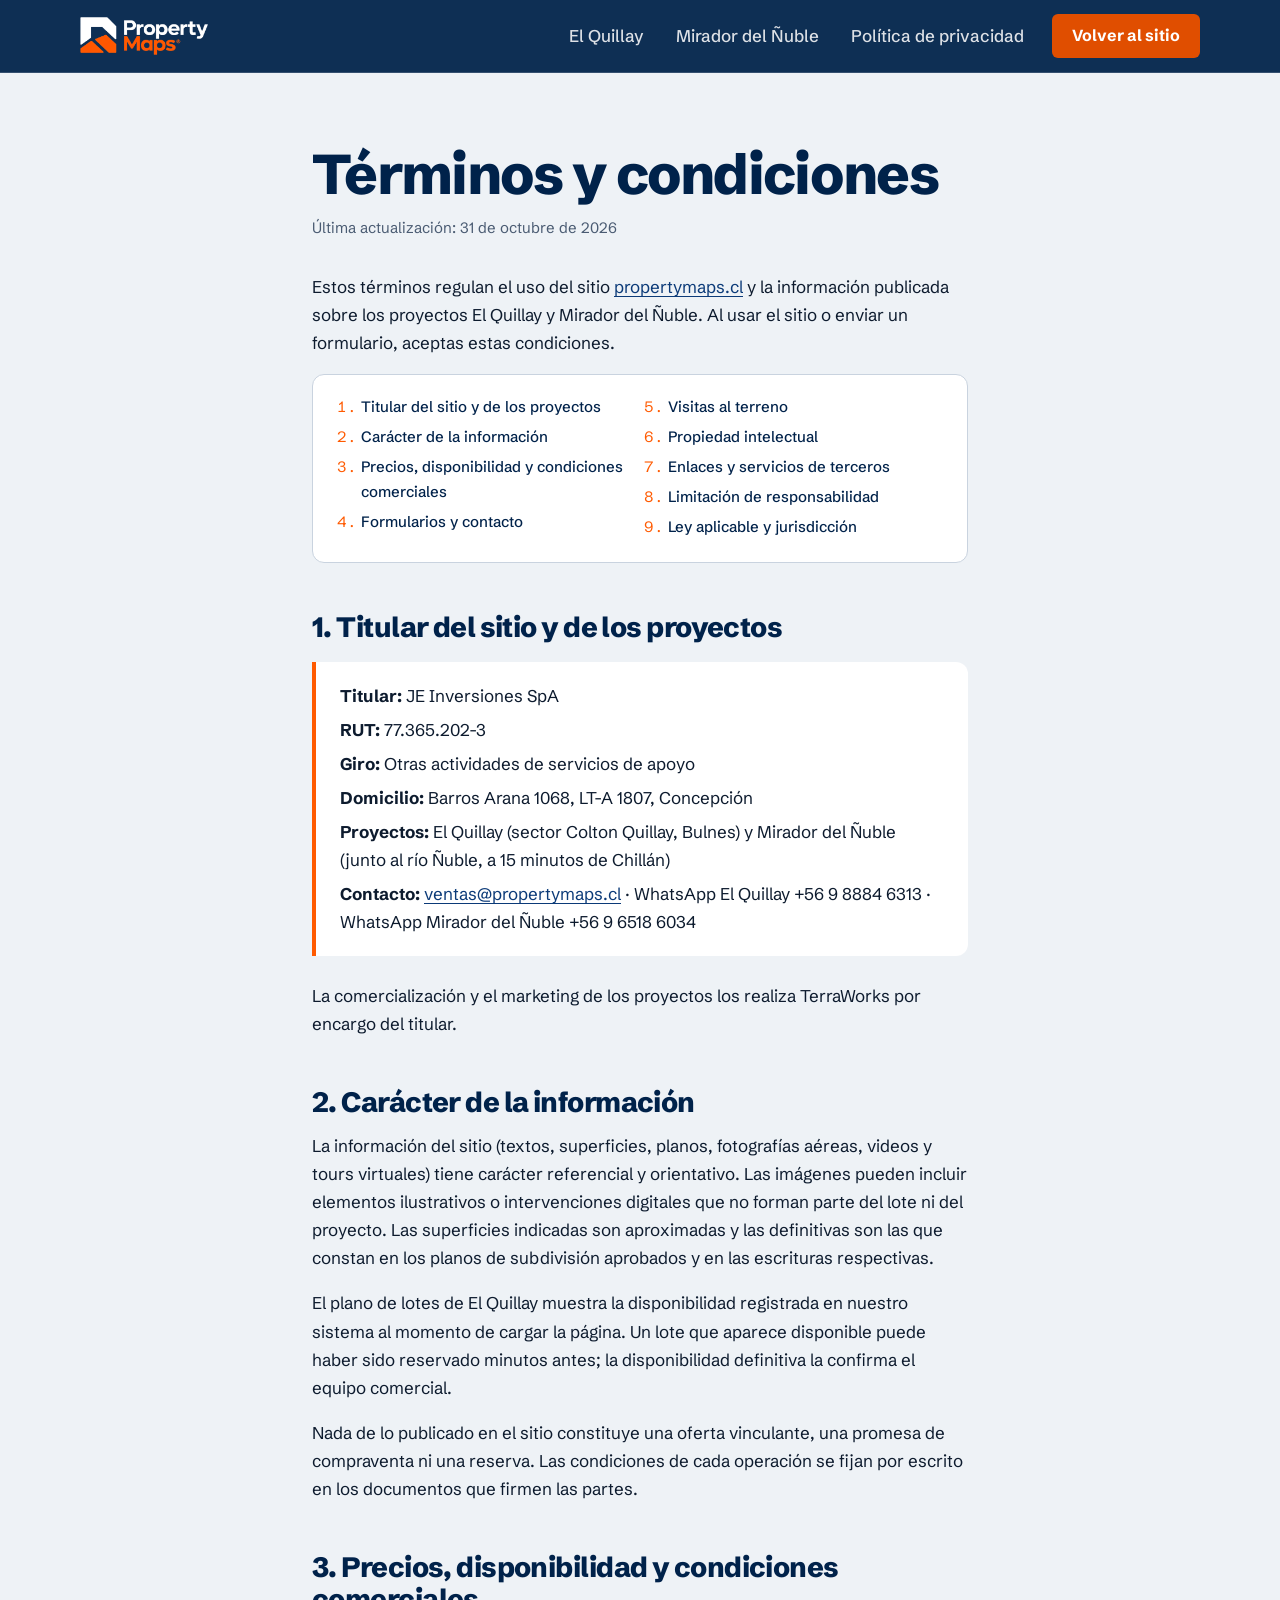
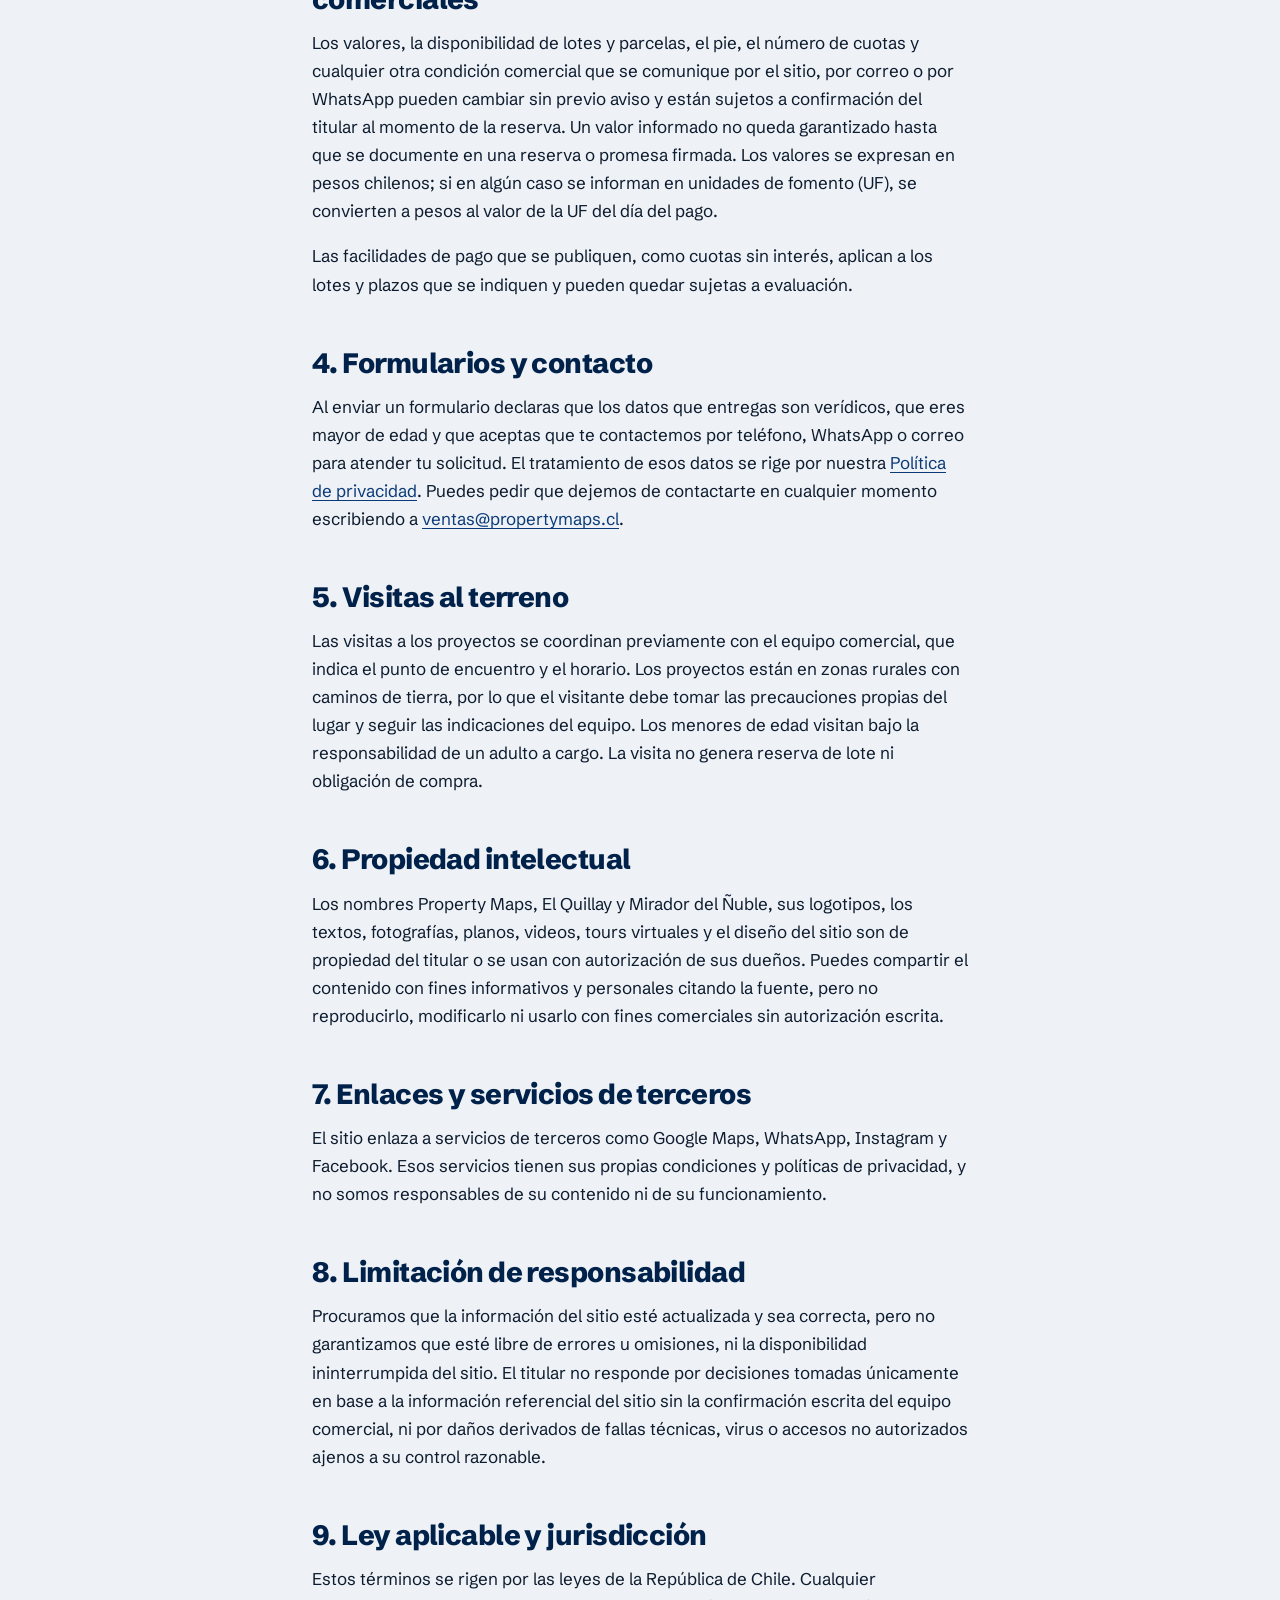
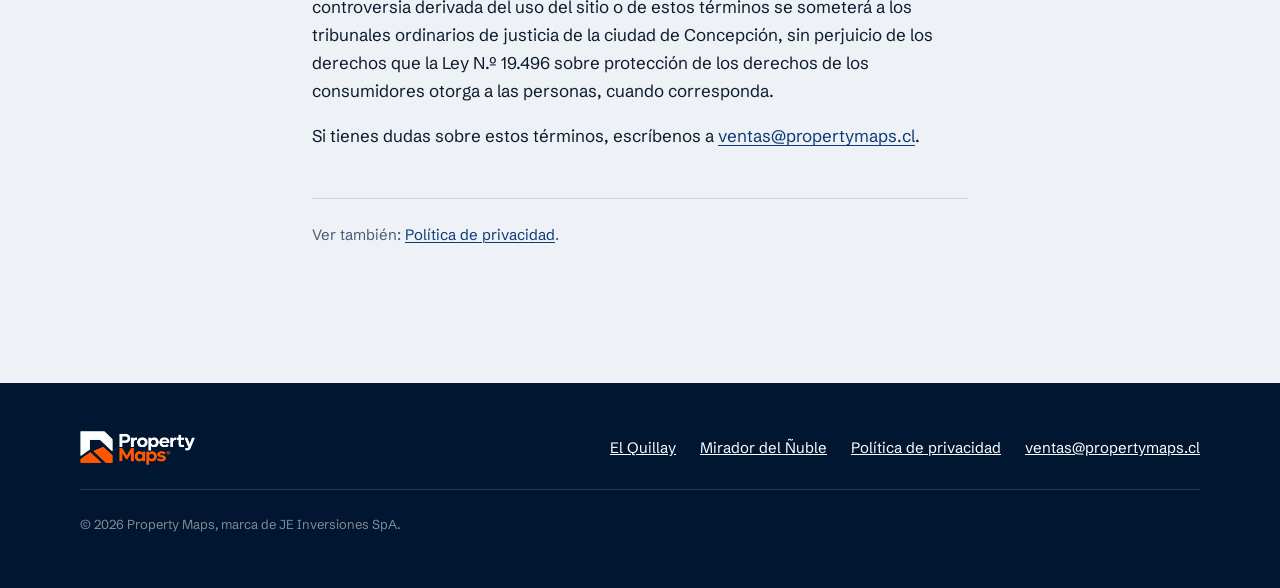
<file: terminos/index.html>
<!doctype html>
<html lang="es-CL">
<head>
  <meta charset="utf-8">
  <meta name="viewport" content="width=device-width, initial-scale=1">
  <!-- Página legal de propertymaps.cl/terminos/. Sin píxeles ni formularios: aquí no se recogen datos.
       Los datos del titular salen de sus documentos tributarios (oct-2026). -->
  <title>Términos y condiciones | Property Maps</title>
  <meta name="description" content="Condiciones de uso del sitio propertymaps.cl, carácter referencial de la información, precios, disponibilidad y visitas a los proyectos El Quillay y Mirador del Ñuble.">
  <meta name="robots" content="noindex, follow">
  <link rel="canonical" href="https://www.propertymaps.cl/terminos/">
  <meta name="theme-color" content="#00224a">
  <link rel="icon" type="image/png" href="../assets/img/favicon.png">
  <link rel="apple-touch-icon" href="../assets/img/iso-pm.png">
  <link rel="preconnect" href="https://fonts.googleapis.com">
  <link rel="preconnect" href="https://fonts.gstatic.com" crossorigin>
  <link href="https://fonts.googleapis.com/css2?family=Schibsted+Grotesk:ital,wght@0,400;0,500;0,700;0,800;0,900;1,400&display=swap" rel="stylesheet">
  <link rel="stylesheet" href="../assets/css/site.css">
</head>
<body>
  <a class="skip" href="#main">Saltar al contenido</a>

  <header class="site-header">
    <div class="wrap">
      <a class="brand" href="../" aria-label="Property Maps, inicio">
        <img src="../assets/img/logo-pm-blanco.png" alt="Property Maps" width="900" height="268">
      </a>
      <button class="nav-toggle" type="button" aria-controls="nav" aria-expanded="false" aria-label="Abrir menú">
        <svg viewBox="0 0 24 24" fill="none" stroke="currentColor" stroke-width="2" stroke-linecap="round" aria-hidden="true"><path d="M4 7h16M4 12h16M4 17h16"/></svg>
      </button>
      <nav class="nav" id="nav" aria-label="Principal">
        <a href="../elquillay/">El Quillay</a>
        <a href="../miradornuble/">Mirador del Ñuble</a>
        <a href="../privacidad/">Política de privacidad</a>
        <a class="btn btn-primary" href="../">Volver al sitio</a>
      </nav>
    </div>
  </header>

  <main id="main" class="legal">
    <h1>Términos y condiciones</h1>
    <p class="fecha">Última actualización: 31 de octubre de 2026</p>

    <p>Estos términos regulan el uso del sitio <a href="https://www.propertymaps.cl/">propertymaps.cl</a> y la información publicada sobre los proyectos El Quillay y Mirador del Ñuble. Al usar el sitio o enviar un formulario, aceptas estas condiciones.</p>

    <div class="indice"><ol>
      <li><a href="#titular">Titular del sitio y de los proyectos</a></li>
      <li><a href="#informacion">Carácter de la información</a></li>
      <li><a href="#precios">Precios, disponibilidad y condiciones comerciales</a></li>
      <li><a href="#formularios">Formularios y contacto</a></li>
      <li><a href="#visitas">Visitas al terreno</a></li>
      <li><a href="#propiedad">Propiedad intelectual</a></li>
      <li><a href="#terceros">Enlaces y servicios de terceros</a></li>
      <li><a href="#responsabilidad">Limitación de responsabilidad</a></li>
      <li><a href="#ley">Ley aplicable y jurisdicción</a></li>
    </ol></div>

    <h2 id="titular">1. Titular del sitio y de los proyectos</h2>
    <div class="ficha">
      <p><strong>Titular:</strong> JE Inversiones SpA</p>
      <p><strong>RUT:</strong> 77.365.202-3</p>
      <p><strong>Giro:</strong> Otras actividades de servicios de apoyo</p>
      <p><strong>Domicilio:</strong> Barros Arana 1068, LT-A 1807, Concepción</p>
      <p><strong>Proyectos:</strong> El Quillay (sector Colton Quillay, Bulnes) y Mirador del Ñuble (junto al río Ñuble, a 15 minutos de Chillán)</p>
      <p><strong>Contacto:</strong> <a href="mailto:ventas@propertymaps.cl">ventas@propertymaps.cl</a> · WhatsApp El Quillay +56 9 8884 6313 · WhatsApp Mirador del Ñuble +56 9 6518 6034</p>
    </div>
    <p>La comercialización y el marketing de los proyectos los realiza TerraWorks por encargo del titular.</p>

    <h2 id="informacion">2. Carácter de la información</h2>
    <p>La información del sitio (textos, superficies, planos, fotografías aéreas, videos y tours virtuales) tiene carácter referencial y orientativo. Las imágenes pueden incluir elementos ilustrativos o intervenciones digitales que no forman parte del lote ni del proyecto. Las superficies indicadas son aproximadas y las definitivas son las que constan en los planos de subdivisión aprobados y en las escrituras respectivas.</p>
    <p>El plano de lotes de El Quillay muestra la disponibilidad registrada en nuestro sistema al momento de cargar la página. Un lote que aparece disponible puede haber sido reservado minutos antes; la disponibilidad definitiva la confirma el equipo comercial.</p>
    <p>Nada de lo publicado en el sitio constituye una oferta vinculante, una promesa de compraventa ni una reserva. Las condiciones de cada operación se fijan por escrito en los documentos que firmen las partes.</p>

    <h2 id="precios">3. Precios, disponibilidad y condiciones comerciales</h2>
    <p>Los valores, la disponibilidad de lotes y parcelas, el pie, el número de cuotas y cualquier otra condición comercial que se comunique por el sitio, por correo o por WhatsApp pueden cambiar sin previo aviso y están sujetos a confirmación del titular al momento de la reserva. Un valor informado no queda garantizado hasta que se documente en una reserva o promesa firmada. Los valores se expresan en pesos chilenos; si en algún caso se informan en unidades de fomento (UF), se convierten a pesos al valor de la UF del día del pago.</p>
    <p>Las facilidades de pago que se publiquen, como cuotas sin interés, aplican a los lotes y plazos que se indiquen y pueden quedar sujetas a evaluación.</p>

    <h2 id="formularios">4. Formularios y contacto</h2>
    <p>Al enviar un formulario declaras que los datos que entregas son verídicos, que eres mayor de edad y que aceptas que te contactemos por teléfono, WhatsApp o correo para atender tu solicitud. El tratamiento de esos datos se rige por nuestra <a href="../privacidad/">Política de privacidad</a>. Puedes pedir que dejemos de contactarte en cualquier momento escribiendo a <a href="mailto:ventas@propertymaps.cl">ventas@propertymaps.cl</a>.</p>

    <h2 id="visitas">5. Visitas al terreno</h2>
    <p>Las visitas a los proyectos se coordinan previamente con el equipo comercial, que indica el punto de encuentro y el horario. Los proyectos están en zonas rurales con caminos de tierra, por lo que el visitante debe tomar las precauciones propias del lugar y seguir las indicaciones del equipo. Los menores de edad visitan bajo la responsabilidad de un adulto a cargo. La visita no genera reserva de lote ni obligación de compra.</p>

    <h2 id="propiedad">6. Propiedad intelectual</h2>
    <p>Los nombres Property Maps, El Quillay y Mirador del Ñuble, sus logotipos, los textos, fotografías, planos, videos, tours virtuales y el diseño del sitio son de propiedad del titular o se usan con autorización de sus dueños. Puedes compartir el contenido con fines informativos y personales citando la fuente, pero no reproducirlo, modificarlo ni usarlo con fines comerciales sin autorización escrita.</p>

    <h2 id="terceros">7. Enlaces y servicios de terceros</h2>
    <p>El sitio enlaza a servicios de terceros como Google Maps, WhatsApp, Instagram y Facebook. Esos servicios tienen sus propias condiciones y políticas de privacidad, y no somos responsables de su contenido ni de su funcionamiento.</p>

    <h2 id="responsabilidad">8. Limitación de responsabilidad</h2>
    <p>Procuramos que la información del sitio esté actualizada y sea correcta, pero no garantizamos que esté libre de errores u omisiones, ni la disponibilidad ininterrumpida del sitio. El titular no responde por decisiones tomadas únicamente en base a la información referencial del sitio sin la confirmación escrita del equipo comercial, ni por daños derivados de fallas técnicas, virus o accesos no autorizados ajenos a su control razonable.</p>

    <h2 id="ley">9. Ley aplicable y jurisdicción</h2>
    <p>Estos términos se rigen por las leyes de la República de Chile. Cualquier controversia derivada del uso del sitio o de estos términos se someterá a los tribunales ordinarios de justicia de la ciudad de Concepción, sin perjuicio de los derechos que la Ley N.º 19.496 sobre protección de los derechos de los consumidores otorga a las personas, cuando corresponda.</p>
    <p>Si tienes dudas sobre estos términos, escríbenos a <a href="mailto:ventas@propertymaps.cl">ventas@propertymaps.cl</a>.</p>
    <p class="otra">Ver también: <a href="../privacidad/">Política de privacidad</a>.</p>
  </main>

  <footer class="site-footer">
    <div class="wrap">
      <a href="../" aria-label="Property Maps, inicio"><img src="../assets/img/logo-pm-blanco.png" alt="Property Maps" width="900" height="268"></a>
      <nav class="footer-links" aria-label="Pie de página">
        <a href="../elquillay/">El Quillay</a>
        <a href="../miradornuble/">Mirador del Ñuble</a>
        <a href="../privacidad/">Política de privacidad</a>
        <a href="mailto:ventas@propertymaps.cl">ventas@propertymaps.cl</a>
      </nav>
      <p class="footer-legal">© 2026 Property Maps, marca de JE Inversiones SpA.</p>
    </div>
  </footer>

  <script src="../assets/js/site.js" defer></script>
</body>
</html>
</file>
<file: assets/css/site.css>
/* Property Maps · estilos compartidos (landing y proyectos) */

:root {
  --navy: #00224a;
  --navy-2: #0b3a78;
  --navy-deep: #001631;
  --orange: #ff5a00;
  --orange-btn: #e04e00;
  --orange-soft: #ffe6d6;
  --paper: #eef2f6;
  --white: #ffffff;
  --ink: #0d1b2e;
  --muted: #4a5b72;
  --line: #c9d3df;
  --line-dark: rgba(255, 255, 255, 0.16);
  --sold: #d5dbe3;
  --ok: #1d7a4f;

  --font: "Schibsted Grotesk", system-ui, -apple-system, "Segoe UI", sans-serif;

  --wrap: 1200px;
  --gutter: clamp(16px, 4vw, 40px);
  --section: clamp(72px, 10vw, 128px);
  --radius-s: 6px;
  --radius-m: 12px;
}

*,
*::before,
*::after { box-sizing: border-box; }

html { scroll-behavior: smooth; -webkit-text-size-adjust: 100%; overflow-x: clip; }
@media (prefers-reduced-motion: reduce) {
  html { scroll-behavior: auto; }
  *, *::before, *::after { animation-duration: 0.01ms !important; transition-duration: 0.01ms !important; }
}

body {
  margin: 0;
  font-family: var(--font);
  font-size: 1.0625rem;
  line-height: 1.6;
  color: var(--ink);
  background: var(--paper);
  -webkit-font-smoothing: antialiased;
  overflow-x: clip;
}

img, video, svg { display: block; max-width: 100%; }
a { color: inherit; }
button, input, select, textarea { font: inherit; color: inherit; }

:focus-visible { outline: 3px solid var(--orange); outline-offset: 3px; border-radius: 2px; }

.wrap { width: 100%; max-width: var(--wrap); margin-inline: auto; padding-inline: var(--gutter); }

.skip {
  position: absolute; left: 12px; top: -60px; z-index: 100;
  background: var(--white); color: var(--navy); padding: 10px 16px; border-radius: var(--radius-s);
  font-weight: 700; text-decoration: none;
}
.skip:focus { top: 12px; }

/* ---------- Tipografía ---------- */

h1, h2, h3, h4 { margin: 0; line-height: 1.08; letter-spacing: -0.02em; font-weight: 800; }
h1 { font-size: clamp(2.5rem, 6.2vw, 5rem); letter-spacing: -0.035em; line-height: 1; }
h2 { font-size: clamp(2rem, 4vw, 3.1rem); letter-spacing: -0.03em; }
h3 { font-size: 1.375rem; line-height: 1.2; }
p { margin: 0 0 1em; }
.lead { font-size: clamp(1.125rem, 1.6vw, 1.3rem); line-height: 1.55; max-width: 36em; }
.muted { color: var(--muted); }
.num { }

.section { padding-block: var(--section); }
.section-head { max-width: 46rem; margin-bottom: clamp(36px, 5vw, 64px); }
.section-head h2 + p { margin-top: 18px; }

/* ---------- Botones ---------- */

.btn {
  display: inline-flex; align-items: center; justify-content: center; gap: 10px;
  min-height: 52px; padding: 0 26px; border-radius: var(--radius-s);
  font-size: 1.0625rem; font-weight: 700; text-decoration: none; letter-spacing: 0;
  border: 2px solid transparent; cursor: pointer;
  transition: background-color 0.15s, border-color 0.15s, color 0.15s;
}
.btn svg { width: 20px; height: 20px; flex: none; }
.btn-primary { background: var(--orange-btn); color: var(--white); }
.btn-primary:hover { background: #c74500; }
.btn-ghost { border-color: currentColor; color: var(--white); background: transparent; }
.btn-ghost:hover { background: rgba(255, 255, 255, 0.1); }
.btn-navy { background: var(--navy); color: var(--white); }
.btn-navy:hover { background: var(--navy-2); }
.btn-outline { border-color: var(--navy); color: var(--navy); background: transparent; }
.btn-outline:hover { background: var(--navy); color: var(--white); }
.btn-wa { background: #1a8f4c; color: var(--white); }
.btn-wa:hover { background: #157a40; }
.btn-block { width: 100%; }

.text-link {
  font-weight: 700; color: var(--navy); text-decoration: underline;
  text-decoration-thickness: 2px; text-underline-offset: 4px; text-decoration-color: var(--orange);
}
.text-link:hover { color: var(--orange-btn); }

/* ---------- Cabecera ---------- */

.site-header {
  position: sticky; top: 0; z-index: 50;
  background: rgba(0, 34, 74, 0.94);
  backdrop-filter: saturate(1.4) blur(10px);
  -webkit-backdrop-filter: saturate(1.4) blur(10px);
  color: var(--white);
  border-bottom: 1px solid var(--line-dark);
}
.site-header .wrap { display: flex; align-items: center; gap: 24px; min-height: 72px; }
.brand { display: flex; align-items: center; gap: 14px; text-decoration: none; flex: none; }
.brand img { height: 38px; width: auto; }
.brand-project {
  display: flex; flex-direction: column; line-height: 1.1;
  padding-left: 14px; border-left: 1px solid var(--line-dark);
}
.brand-project strong { font-size: 1.0625rem; font-weight: 800; letter-spacing: -0.01em; }
.brand-project span { font-size: 0.8125rem; color: rgba(255, 255, 255, 0.7); }

.nav { margin-left: auto; display: flex; align-items: center; gap: 4px; }
.nav a:not(.btn) {
  padding: 10px 14px; border-radius: var(--radius-s); text-decoration: none;
  font-weight: 500; color: rgba(255, 255, 255, 0.86);
}
.nav a:not(.btn):hover { color: var(--white); background: rgba(255, 255, 255, 0.08); }
.nav .btn { min-height: 44px; padding: 0 18px; margin-left: 10px; font-size: 1rem; }

.nav-toggle {
  display: none; margin-left: auto; width: 46px; height: 46px; border: 0; border-radius: var(--radius-s);
  background: transparent; color: var(--white); cursor: pointer;
}
.nav-toggle svg { width: 26px; height: 26px; margin: auto; }

@media (max-width: 920px) {
  .nav-toggle { display: grid; place-items: center; }
  .nav {
    position: absolute; left: 0; right: 0; top: 100%;
    flex-direction: column; align-items: stretch; gap: 0;
    background: var(--navy); padding: 8px var(--gutter) 20px;
    border-bottom: 1px solid var(--line-dark);
    display: none;
  }
  .nav.open { display: flex; }
  .nav a:not(.btn) { padding: 14px 4px; border-bottom: 1px solid var(--line-dark); border-radius: 0; }
  .nav .btn { margin: 16px 0 0; min-height: 52px; }
  .brand img { height: 32px; }
}
@media (max-width: 520px) {
  .brand-project span { display: none; }
}

/* ---------- Fondo cartográfico ---------- */

.topo { position: relative; isolation: isolate; }
.topo::before {
  content: ""; position: absolute; inset: 0; z-index: -1; pointer-events: none;
  background: url("../img/curvas-azul.svg") center / cover no-repeat;
}
.topo-light::before { background-image: url("../img/curvas-claro.svg"); opacity: 0.7; }

/* ---------- Landing · hero con fotos de las parcelas ---------- */

/* Mismo alto para el banner de la portada y el de El Quillay: la pantalla bajo la cabecera */
:root { --hero-h: min(calc(100svh - 72px), 880px); }
/* Teléfonos angostos: el texto del banner no cabe en la pantalla; ambos crecen al mismo alto */
@media (max-width: 380px) { :root { --hero-h: max(min(calc(100svh - 72px), 880px), 640px); } }

.hero-pm { position: relative; min-height: var(--hero-h); display: flex; color: var(--white); background: var(--navy); overflow: hidden; }
.hero-slides { position: absolute; inset: 0; }
.hero-slide { position: absolute; inset: 0; margin: 0; opacity: 0; transition: opacity 1.2s ease; }
.hero-slide.is-active { opacity: 1; }
.hero-slide img { width: 100%; height: 100%; object-fit: cover; }
.hero-pm::after {
  content: ""; position: absolute; inset: 0; pointer-events: none;
  background:
    linear-gradient(90deg, rgba(0, 22, 49, 0.66) 0%, rgba(0, 22, 49, 0.3) 42%, rgba(0, 22, 49, 0) 68%),
    linear-gradient(180deg, rgba(0, 22, 49, 0) 55%, rgba(0, 22, 49, 0.6) 100%);
}
.hero-inner {
  position: relative; z-index: 1; width: 100%;
  display: flex; flex-direction: column; justify-content: flex-end; gap: clamp(24px, 5vh, 72px);
  padding-block: clamp(40px, 7vh, 120px) clamp(22px, 3.5vh, 44px);
}
.hero-pm h1 { max-width: 14ch; font-size: clamp(2.5rem, 6vw, 5rem); text-shadow: 0 2px 24px rgba(0, 22, 49, 0.35); }
.hero-pm .lead { max-width: 40ch; color: rgba(255, 255, 255, 0.92); margin-top: 24px; text-shadow: 0 1px 12px rgba(0, 22, 49, 0.5); }
.hero-actions { display: flex; flex-wrap: wrap; gap: 12px; margin-top: 36px; }

.hero-foot { display: flex; align-items: flex-end; justify-content: space-between; gap: 20px; flex-wrap: wrap; border-top: 1px solid var(--line-dark); padding-top: 18px; }
.hero-credit { display: flex; align-items: center; gap: 10px; color: var(--white); text-decoration: none; }
.hero-credit svg { width: 22px; height: 22px; color: var(--orange); flex: none; }
.hero-credit b { display: block; font-weight: 700; }
.hero-credit small { display: block; font-size: 0.875rem; color: rgba(255, 255, 255, 0.72); }
.hero-credit:hover b { text-decoration: underline; text-underline-offset: 3px; }
.hero-dots { display: flex; gap: 6px; }
.hero-dots button {
  width: 44px; height: 32px; padding: 0; border: 0; background: transparent; cursor: pointer; position: relative;
}
.hero-dots button::before {
  content: ""; position: absolute; left: 6px; right: 6px; top: 50%; height: 3px; margin-top: -1.5px;
  background: rgba(255, 255, 255, 0.4); border-radius: 2px; transition: background 0.2s;
}
.hero-dots button[aria-pressed="true"]::before { background: var(--orange); }
.hero-dots button:hover::before { background: rgba(255, 255, 255, 0.8); }

@media (max-width: 760px) {
  .hero-pm::after { background: linear-gradient(180deg, rgba(0, 22, 49, 0) 20%, rgba(0, 22, 49, 0.5) 50%, rgba(0, 22, 49, 0.82) 100%); }
}

/* ---------- Landing · proyectos ---------- */

.projects { display: grid; grid-template-columns: repeat(2, minmax(0, 1fr)); gap: clamp(16px, 2.5vw, 28px); }
.project-tile {
  position: relative; display: flex; flex-direction: column; justify-content: flex-end;
  min-height: clamp(420px, 46vw, 560px); border-radius: var(--radius-m); overflow: hidden;
  text-decoration: none; color: var(--white); background: var(--navy);
}
.project-tile img {
  position: absolute; inset: 0; width: 100%; height: 100%; object-fit: cover;
  transition: transform 0.6s cubic-bezier(0.2, 0.7, 0.2, 1);
}
.project-tile::after {
  content: ""; position: absolute; inset: 0;
  background: linear-gradient(180deg, rgba(0, 22, 49, 0) 30%, rgba(0, 22, 49, 0.88) 100%);
}
.project-tile:hover img { transform: scale(1.04); }
.project-body { position: relative; z-index: 1; padding: clamp(22px, 3vw, 36px); }
.project-place { display: flex; align-items: center; gap: 8px; font-size: 0.9375rem; color: rgba(255, 255, 255, 0.82); margin-bottom: 10px; }
.project-place svg { width: 18px; height: 18px; color: var(--orange); }
.project-body h3 { font-size: clamp(1.75rem, 3vw, 2.5rem); letter-spacing: -0.03em; }
.project-body p { margin: 12px 0 22px; max-width: 30em; color: rgba(255, 255, 255, 0.86); }
.project-go {
  display: inline-flex; align-items: center; gap: 10px; min-height: 48px; padding: 0 20px;
  background: var(--white); color: var(--navy); border-radius: var(--radius-s); font-weight: 700;
}
.project-tile:hover .project-go { background: var(--orange); color: var(--white); }
.project-go svg { width: 18px; height: 18px; }

@media (max-width: 760px) {
  .projects { grid-template-columns: 1fr; }
}

/* ---------- Landing · proceso ---------- */

.process { background: var(--white); }
.steps { list-style: none; margin: 0; padding: 0; display: grid; grid-template-columns: repeat(4, minmax(0, 1fr)); counter-reset: step; }
.steps li { position: relative; padding: 0 clamp(14px, 2vw, 28px) 0 0; counter-increment: step; }
.steps li::before {
  content: counter(step); display: grid; place-items: center;
  width: 44px; height: 44px; border-radius: 50%;
  background: var(--navy); color: var(--white); font-weight: 800; font-size: 1.0625rem;
  position: relative; z-index: 1; margin-bottom: 22px;
}
.steps li::after {
  content: ""; position: absolute; top: 22px; left: 44px; right: 0; height: 2px;
  background: repeating-linear-gradient(90deg, var(--line) 0 8px, transparent 8px 14px);
}
.steps li:last-child::after { display: none; }
.steps h3 { margin-bottom: 10px; }
.steps p { color: var(--muted); margin: 0; max-width: 24em; }

@media (max-width: 860px) {
  .steps { grid-template-columns: 1fr; gap: 0; }
  .steps li { padding: 0 0 36px 68px; }
  .steps li::before { position: absolute; left: 0; top: 0; margin: 0; }
  .steps li::after { top: 44px; bottom: 0; left: 21px; right: auto; width: 2px; height: auto;
    background: repeating-linear-gradient(180deg, var(--line) 0 8px, transparent 8px 14px); }
}

/* ---------- Landing · garantías ---------- */

.assurances { display: grid; grid-template-columns: minmax(0, 0.8fr) minmax(0, 1.2fr); gap: clamp(8px, 6vw, 96px); align-items: start; }
.assurance-list { list-style: none; margin: 0; padding: 0; border-top: 2px solid var(--navy); }
.assurance-list li { display: grid; grid-template-columns: 52px 1fr; gap: 18px; padding: 26px 0; border-bottom: 1px solid var(--line); }
.assurance-list svg { width: 34px; height: 34px; color: var(--orange-btn); }
.assurance-list h3 { margin-bottom: 6px; }
.assurance-list p { margin: 0; color: var(--muted); }
@media (max-width: 860px) {
  .assurances { grid-template-columns: 1fr; }
}

/* ---------- Landing · contacto general ---------- */

.chooser { background: var(--navy); color: var(--white); }
.chooser .wrap { display: grid; grid-template-columns: minmax(0, 1fr) minmax(0, 1fr); gap: clamp(32px, 5vw, 80px); align-items: center; }
.chooser p.lead { color: rgba(255, 255, 255, 0.8); margin-top: 18px; }
.chooser-links { display: grid; gap: 14px; }
.chooser-link {
  display: flex; align-items: center; gap: 18px; padding: 20px 22px; border-radius: var(--radius-m);
  background: rgba(255, 255, 255, 0.06); border: 1px solid var(--line-dark);
  text-decoration: none; transition: background-color 0.15s, border-color 0.15s;
}
.chooser-link:hover { background: rgba(255, 255, 255, 0.12); border-color: rgba(255, 255, 255, 0.4); }
.chooser-link img { width: 72px; height: 72px; border-radius: var(--radius-s); object-fit: cover; flex: none; }
.chooser-link strong { display: block; font-size: 1.25rem; letter-spacing: -0.01em; }
.chooser-link span { color: rgba(255, 255, 255, 0.72); font-size: 0.9375rem; }
.chooser-link .arrow { margin-left: auto; width: 24px; height: 24px; color: var(--orange); flex: none; }
.chooser-mail { margin-top: 28px; color: rgba(255, 255, 255, 0.75); }
.chooser-mail a { color: var(--white); font-weight: 700; }
@media (max-width: 860px) { .chooser .wrap { grid-template-columns: 1fr; } }

/* ---------- Pie ---------- */

.site-footer { background: var(--navy-deep); color: rgba(255, 255, 255, 0.72); padding-block: 48px 40px; font-size: 0.9375rem; }
.site-footer .wrap { display: flex; flex-wrap: wrap; gap: 24px 48px; align-items: center; justify-content: space-between; }
.site-footer img { height: 34px; width: auto; }
.site-footer a { color: var(--white); }
.footer-links { display: flex; flex-wrap: wrap; gap: 8px 24px; }
.footer-legal { flex-basis: 100%; padding-top: 24px; border-top: 1px solid var(--line-dark); font-size: 0.8125rem; color: rgba(255, 255, 255, 0.5); }

/* ---------- WhatsApp flotante ---------- */

.wa-float {
  position: fixed; right: 18px; bottom: 18px; z-index: 60;
  width: 60px; height: 60px; border-radius: 50%; border: 0; cursor: pointer;
  display: grid; place-items: center; background: #1a8f4c; color: var(--white);
  box-shadow: 0 10px 28px rgba(0, 22, 49, 0.35); text-decoration: none;
}
.wa-float svg { width: 32px; height: 32px; }
.wa-float:hover { background: #157a40; }
.wa-panel {
  position: fixed; right: 18px; bottom: 92px; z-index: 60; width: min(340px, calc(100vw - 36px));
  background: var(--white); color: var(--ink); border-radius: var(--radius-m);
  box-shadow: 0 18px 48px rgba(0, 22, 49, 0.3); padding: 20px; display: none;
}
.wa-panel.open { display: block; }
.wa-panel h2 { font-size: 1.125rem; letter-spacing: -0.01em; margin-bottom: 4px; }
.wa-panel p { font-size: 0.9375rem; color: var(--muted); margin-bottom: 14px; }
.wa-panel a { display: flex; align-items: center; justify-content: space-between; gap: 12px; padding: 14px 16px; border: 1px solid var(--line); border-radius: var(--radius-s); text-decoration: none; font-weight: 700; color: var(--navy); }
.wa-panel a + a { margin-top: 8px; }
.wa-panel a:hover { border-color: var(--navy); background: var(--paper); }
.wa-panel a svg { width: 18px; height: 18px; color: var(--orange-btn); }

/* =========================================================
   Páginas de proyecto
   ========================================================= */

.hero-project { position: relative; min-height: var(--hero-h); display: flex; align-items: flex-end; color: var(--white); background: var(--navy); overflow: hidden; }
.hero-project .media { position: absolute; inset: 0; }
.hero-project .media img, .hero-project .media video { width: 100%; height: 100%; object-fit: cover; }
.hero-project::after {
  content: ""; position: absolute; inset: 0;
  background:
    linear-gradient(90deg, rgba(0, 22, 49, 0.78) 0%, rgba(0, 22, 49, 0.35) 55%, rgba(0, 22, 49, 0) 100%),
    linear-gradient(180deg, rgba(0, 22, 49, 0.2) 0%, rgba(0, 22, 49, 0) 30%, rgba(0, 22, 49, 0.6) 100%);
}
.hero-project .wrap { position: relative; z-index: 1; padding-block: clamp(40px, 7vh, 120px) clamp(32px, 5vh, 72px); }
.hero-project .project-logo { height: clamp(88px, 11vw, 132px); width: auto; margin-bottom: 26px; }
.hero-project h1 { max-width: 13ch; }
.hero-project .place { display: flex; align-items: center; gap: 8px; font-weight: 500; margin-bottom: 18px; color: rgba(255, 255, 255, 0.9); }
.hero-project .place svg { width: 20px; height: 20px; color: var(--orange); }
.hero-project .lead { color: rgba(255, 255, 255, 0.88); margin-top: 22px; }

.facts { background: var(--navy); color: var(--white); }
.facts dl { margin: 0; display: grid; grid-template-columns: repeat(4, minmax(0, 1fr)); }
/* Cuatro bloques del mismo ancho: título en una línea y cifra en una línea, centrados */
.facts dl > div { padding: 26px 12px; border-left: 1px solid var(--line-dark); text-align: center; }
.facts dl > div:first-child { border-left: 0; }
.facts dt { font-size: 0.875rem; color: rgba(255, 255, 255, 0.66); margin-bottom: 6px; white-space: nowrap; }
.facts dd { margin: 0; font-size: clamp(1.375rem, 2.4vw, 1.875rem); font-weight: 800; letter-spacing: -0.02em; line-height: 1.15; white-space: nowrap; }
@media (max-width: 760px) {
  .facts .wrap { padding-inline: 0; }
  .facts dl { grid-template-columns: repeat(2, minmax(0, 1fr)); }
  .facts dl > div { padding: 22px 8px; }
  .facts dl > div:nth-child(odd) { border-left: 0; }
  .facts dl > div:nth-child(n+3) { border-top: 1px solid var(--line-dark); }
}

.about { display: grid; grid-template-columns: minmax(0, 1fr) minmax(0, 1fr); gap: clamp(32px, 6vw, 88px); align-items: center; }
.about-text p { color: var(--muted); max-width: 34em; }
.about-text h2 { margin-bottom: 24px; }
.features { list-style: none; margin: 28px 0 0; padding: 0; display: grid; grid-template-columns: repeat(2, minmax(0, 1fr)); gap: 18px 24px; }
.features li { display: flex; gap: 12px; align-items: flex-start; font-weight: 500; }
.features svg { width: 24px; height: 24px; color: var(--orange-btn); flex: none; margin-top: 1px; }
.mosaic { display: grid; grid-template-columns: 1.3fr 1fr; grid-template-rows: 1fr 1fr; gap: 12px; aspect-ratio: 1 / 1; }
.mosaic img { width: 100%; height: 100%; object-fit: cover; border-radius: var(--radius-m); }
.mosaic img:first-child { grid-row: span 2; }
@media (max-width: 860px) {
  .about { grid-template-columns: 1fr; }
  .mosaic { aspect-ratio: 4 / 3; }
}
@media (max-width: 480px) { .features { grid-template-columns: 1fr; } }

/* ---------- Plano de lotes ---------- */

.lots-section { background: var(--white); }
.lots-layout { display: grid; grid-template-columns: minmax(0, 1fr) 340px; gap: clamp(24px, 4vw, 48px); align-items: start; }
.lots-toolbar { display: flex; flex-wrap: wrap; align-items: center; gap: 10px 20px; margin-bottom: 18px; }
.filter { display: inline-flex; border: 1px solid var(--line); border-radius: var(--radius-s); overflow: hidden; }
.filter button { border: 0; background: var(--white); padding: 10px 16px; cursor: pointer; font-weight: 500; font-size: 0.9375rem; }
.filter button + button { border-left: 1px solid var(--line); }
.filter button[aria-pressed="true"] { background: var(--navy); color: var(--white); }
.legend { display: flex; flex-wrap: wrap; gap: 6px 18px; font-size: 0.875rem; color: var(--muted); margin: 0; padding: 0; list-style: none; }
.legend li { display: flex; align-items: center; gap: 8px; }
.legend i { width: 16px; height: 16px; border-radius: 3px; display: inline-block; }
.legend .l-free { background: var(--white); border: 2px solid var(--navy); }
.legend .l-sold { background: var(--sold); }
.legend .l-river { background: #d8e9ff; border: 2px solid #2f6fc4; }
.legend .l-big { background: var(--orange-soft); border: 2px solid var(--orange-btn); }
.lots-updated { font-size: 0.8125rem; color: var(--muted); margin-left: auto; }

.lot-groups { display: grid; gap: 28px; }
.lot-group h3 { font-size: 1rem; font-weight: 700; color: var(--muted); letter-spacing: 0; margin-bottom: 10px; }
.lot-grid { display: grid; grid-template-columns: repeat(auto-fill, minmax(76px, 1fr)); gap: 8px; }
.lot {
  position: relative; display: flex; flex-direction: column; align-items: flex-start; justify-content: space-between;
  min-height: 70px; padding: 8px 10px; text-align: left; cursor: pointer;
  background: var(--white); border: 2px solid var(--navy); border-radius: var(--radius-s);
  transition: background-color 0.12s, color 0.12s, transform 0.12s;
}
.lot b { font-size: 1.0625rem; font-weight: 800; line-height: 1; }
.lot small { font-size: 0.75rem; color: var(--muted); }
.lot.is-river { background: #eef5ff; border-color: #2f6fc4; }
.lot.is-big { background: #fff4ec; border-color: var(--orange-btn); }
.lot.is-sold, .lot.is-na { background: var(--sold); border-color: var(--sold); color: #5d6b7e; cursor: default; }
.lot.is-sold small, .lot.is-na small { color: #7d8a9b; }
.lot.is-sold::after {
  content: ""; position: absolute; inset: 0; border-radius: 4px;
  background: repeating-linear-gradient(135deg, transparent 0 6px, rgba(255, 255, 255, 0.55) 6px 8px);
}
.lot:not(.is-sold):not(.is-na):hover { background: var(--navy); color: var(--white); border-color: var(--navy); }
.lot:not(.is-sold):not(.is-na):hover small { color: rgba(255, 255, 255, 0.75); }
.lot[aria-pressed="true"] { background: var(--orange-btn) !important; border-color: var(--orange-btn) !important; color: var(--white) !important; }
.lot[aria-pressed="true"] small { color: rgba(255, 255, 255, 0.85) !important; }
.lot[hidden] { display: none; }

.lot-panel {
  position: sticky; top: 96px; border-radius: var(--radius-m); background: var(--paper);
  border: 1px solid var(--line); padding: 26px;
}
.lot-panel .empty { color: var(--muted); margin: 0; }
.lot-panel h3 { font-size: 1.75rem; letter-spacing: -0.02em; }
.lot-panel dl { margin: 18px 0 22px; display: grid; gap: 0; }
.lot-panel dl > div { display: flex; justify-content: space-between; gap: 12px; padding: 10px 0; border-bottom: 1px solid var(--line); }
.lot-panel dt { color: var(--muted); }
.lot-panel dd { margin: 0; font-weight: 700; text-align: right; }
.lot-panel .btn + .btn { margin-top: 10px; }
.price-note { font-size: 0.8125rem; color: var(--muted); margin: 14px 0 0; }

.price-cards { display: grid; grid-template-columns: repeat(2, minmax(0, 1fr)); gap: 12px; margin-top: 18px; }
.price-cards div { padding: 16px; border-radius: var(--radius-s); background: var(--white); border: 1px solid var(--line); }
.price-cards span { display: block; font-size: 0.8125rem; color: var(--muted); }
.price-cards strong { font-size: 1.125rem; }

@media (max-width: 980px) {
  .lots-layout { grid-template-columns: 1fr; }
  .lot-panel { position: static; padding: 0; background: none; border: 0; }
  .lot-panel .empty { display: none; }
  .price-cards { margin-top: 4px; }
}

/* Teléfono: plano compacto (solo el número) y la ficha del lote sube desde abajo */
.lot-sheet, .sheet-backdrop { display: none; }
@media (max-width: 980px) {
  .sheet-backdrop {
    display: block; position: fixed; inset: 0; z-index: 79; background: rgba(0, 22, 49, 0.5);
    opacity: 0; pointer-events: none; transition: opacity 0.3s ease;
  }
  .sheet-backdrop.open { opacity: 1; pointer-events: auto; }
  .lot-sheet {
    display: block; position: fixed; left: 0; right: 0; bottom: 0; z-index: 80;
    max-height: 82vh; overflow-y: auto; background: var(--white); color: var(--ink);
    border-radius: 18px 18px 0 0; box-shadow: 0 -12px 40px rgba(0, 22, 49, 0.25);
    padding: 12px var(--gutter) calc(22px + env(safe-area-inset-bottom));
    transform: translateY(105%); visibility: hidden;
    transition: transform 0.35s cubic-bezier(0.2, 0.7, 0.2, 1), visibility 0s linear 0.35s;
  }
  .lot-sheet.open { transform: none; visibility: visible; transition-delay: 0s; }
  .lot-sheet::before { content: ""; display: block; width: 44px; height: 5px; border-radius: 3px; background: var(--line); margin: 0 auto 6px; }
  .sheet-close {
    position: absolute; top: 10px; right: 10px; width: 44px; height: 44px; border: 0; border-radius: 50%;
    background: var(--paper); display: grid; place-items: center; cursor: pointer;
  }
  .sheet-close svg { width: 20px; height: 20px; }
  .sheet-body h3 { padding-right: 52px; }
}
@media (max-width: 600px) {
  .lots-toolbar { gap: 10px 14px; }
  .legend { font-size: 0.8125rem; gap: 6px 14px; }
  .lots-updated { margin-left: 0; }
  .lot-groups { gap: 22px; }
  .lot-grid { grid-template-columns: repeat(6, minmax(0, 1fr)); gap: 6px; }
  .lot { min-height: 0; aspect-ratio: 1 / 1; padding: 0; align-items: center; justify-content: center; text-align: center; }
  .lot b { font-size: 1rem; }
  .lot small { display: none; }
}

/* ---------- Tour 360 ---------- */

.tour { background: var(--navy); color: var(--white); overflow: hidden; }
.tour .wrap { display: grid; grid-template-columns: minmax(0, 0.9fr) minmax(0, 1.1fr); gap: clamp(32px, 5vw, 72px); align-items: center; }
.tour p.lead { color: rgba(255, 255, 255, 0.82); margin: 20px 0 30px; }
.tour-preview { position: relative; display: block; border-radius: var(--radius-m); overflow: hidden; aspect-ratio: 6 / 5; max-height: 560px; width: 100%; text-decoration: none; }
.tour-preview img { width: 100%; height: 100%; object-fit: cover; transition: transform 0.6s cubic-bezier(0.2, 0.7, 0.2, 1); }
.tour-preview:hover img { transform: scale(1.04); }
.tour-preview span {
  position: absolute; left: 50%; top: 50%; transform: translate(-50%, -50%);
  display: inline-flex; align-items: center; gap: 10px; padding: 14px 22px; border-radius: 999px;
  background: rgba(255, 255, 255, 0.95); color: var(--navy); font-weight: 800; white-space: nowrap;
}
.tour-preview span svg { width: 22px; height: 22px; color: var(--orange-btn); }
@media (max-width: 860px) { .tour .wrap { grid-template-columns: 1fr; } }

/* ---------- Condiciones ---------- */

.terms { display: grid; grid-template-columns: repeat(3, minmax(0, 1fr)); border-top: 2px solid var(--navy); }
.terms > div { padding: 28px clamp(12px, 2.5vw, 32px) 8px 0; }
.terms > div + div { padding-left: clamp(12px, 2.5vw, 32px); border-left: 1px solid var(--line); }
.terms strong { display: block; font-size: clamp(1.75rem, 3vw, 2.5rem); letter-spacing: -0.03em; color: var(--navy); line-height: 1.1; margin-bottom: 8px; }
.terms p { color: var(--muted); margin: 0; }
@media (max-width: 760px) {
  .terms { grid-template-columns: 1fr; }
  .terms > div + div { padding-left: 0; border-left: 0; border-top: 1px solid var(--line); }
}

/* ---------- Galería ---------- */

.gallery { display: grid; grid-auto-flow: column; grid-auto-columns: minmax(280px, 42%); gap: 12px; overflow-x: auto; scroll-snap-type: x mandatory; padding-bottom: 12px; scrollbar-width: thin; }
.gallery figure { margin: 0; scroll-snap-align: start; }
.gallery img { width: 100%; aspect-ratio: 3 / 2; object-fit: cover; border-radius: var(--radius-m); }
.gallery figcaption { font-size: 0.875rem; color: var(--muted); margin-top: 8px; }
.gallery-nav { display: flex; gap: 8px; margin-left: auto; }
.gallery-nav button { width: 46px; height: 46px; border-radius: 50%; border: 1px solid var(--line); background: var(--white); cursor: pointer; display: grid; place-items: center; }
.gallery-nav button:hover { border-color: var(--navy); }
.gallery-nav svg { width: 20px; height: 20px; }
.gallery-head { display: flex; align-items: flex-end; gap: 24px; }
@media (max-width: 640px) { .gallery { grid-auto-columns: 84%; } .gallery-nav { display: none; } }

/* ---------- Ubicación ---------- */

.location { display: grid; grid-template-columns: minmax(0, 0.8fr) minmax(0, 1.2fr); gap: clamp(32px, 5vw, 72px); align-items: start; }
.location iframe { width: 100%; aspect-ratio: 4 / 3; border: 0; border-radius: var(--radius-m); background: var(--sold); }
.distances { list-style: none; margin: 24px 0 28px; padding: 0; border-top: 1px solid var(--line); }
.distances li { display: flex; justify-content: space-between; gap: 16px; padding: 14px 0; border-bottom: 1px solid var(--line); }
.distances span { color: var(--muted); }
.distances strong { text-align: right; }
@media (max-width: 860px) { .location { grid-template-columns: 1fr; } }

/* ---------- Contacto / formulario ---------- */

.contact { background: var(--navy); color: var(--white); }
.contact .wrap { display: grid; grid-template-columns: minmax(0, 0.85fr) minmax(0, 1.15fr); gap: clamp(32px, 6vw, 88px); align-items: start; }
.contact .lead { color: rgba(255, 255, 255, 0.82); margin: 18px 0 32px; }
.contact-direct { display: grid; gap: 12px; max-width: 360px; }
.contact-direct .btn { justify-content: flex-start; }
.contact-mail { margin-top: 22px; color: rgba(255, 255, 255, 0.75); font-size: 0.9375rem; }
.contact-mail a { color: var(--white); font-weight: 700; }

.form-card { background: var(--white); color: var(--ink); border-radius: var(--radius-m); padding: clamp(22px, 3.5vw, 40px); }
.form-card h3 { font-size: 1.5rem; margin-bottom: 6px; }
.form-card > p { color: var(--muted); margin-bottom: 22px; }
.fields { display: grid; grid-template-columns: repeat(2, minmax(0, 1fr)); gap: 16px; }
.field { display: grid; gap: 6px; }
.field.full { grid-column: 1 / -1; }
.field label { font-weight: 700; font-size: 0.9375rem; }
.field label .opt { font-weight: 400; color: var(--muted); }
.field input, .field select, .field textarea {
  width: 100%; min-height: 50px; padding: 12px 14px; border-radius: var(--radius-s);
  border: 1.5px solid var(--line); background: var(--white); font-size: 1rem;
}
.field textarea { min-height: 96px; resize: vertical; }
.field input:focus, .field select:focus, .field textarea:focus { outline: none; border-color: var(--navy); box-shadow: 0 0 0 3px rgba(0, 34, 74, 0.15); }
.field.has-error input, .field.has-error select { border-color: #c4281c; }
.field .err { color: #c4281c; font-size: 0.875rem; display: none; }
.field.has-error .err { display: block; }
.phone { display: flex; }
.phone span { display: grid; place-items: center; padding: 0 12px; border: 1.5px solid var(--line); border-right: 0; border-radius: var(--radius-s) 0 0 var(--radius-s); background: var(--paper); color: var(--muted); }
.phone input { border-radius: 0 var(--radius-s) var(--radius-s) 0; }
.hp { position: absolute !important; left: -9999px !important; width: 1px; height: 1px; overflow: hidden; }
.form-foot { margin-top: 20px; }
.form-foot small { display: block; color: var(--muted); margin-top: 12px; font-size: 0.8125rem; }
.form-status { margin-top: 16px; padding: 14px 16px; border-radius: var(--radius-s); font-weight: 500; display: none; }
.form-status.ok { display: block; background: #e3f4ea; color: #12512f; }
.form-status.fail { display: block; background: #fde8e6; color: #8f1d14; }
.form-done { text-align: left; }
.form-done svg { width: 48px; height: 48px; color: var(--ok); margin-bottom: 14px; }
.form-done h3 { margin-bottom: 8px; }
.form-done p { color: var(--muted); }

@media (max-width: 860px) {
  .contact .wrap { grid-template-columns: 1fr; }
}
@media (max-width: 520px) { .fields { grid-template-columns: 1fr; } }

/* ---------- Aviso modo local ---------- */

.dev-note { font-size: 0.8125rem; background: #fff6d6; color: #6b5300; border-radius: var(--radius-s); padding: 10px 12px; margin-top: 12px; }

/* ---------- Mirador · video limpio y presentación debajo ---------- */

.hero-video { background: var(--navy); }
.hero-video video { display: block; width: 100%; aspect-ratio: 16 / 9; max-height: calc(100svh - 72px); object-fit: cover; }
.intro-project { background: var(--navy); color: var(--white); padding-block: clamp(40px, 6vw, 72px) clamp(32px, 4vw, 48px); border-bottom: 1px solid var(--line-dark); }
.intro-project .wrap { display: grid; grid-template-columns: minmax(0, 1fr) auto; align-items: end; gap: 28px 56px; }
.intro-project h1 { max-width: 14ch; }
.intro-project .lead { color: rgba(255, 255, 255, 0.86); margin-top: 18px; }
.intro-project .hero-actions { margin-top: 0; }
@media (max-width: 860px) {
  .intro-project .wrap { grid-template-columns: 1fr; }
}
/* En el teléfono el video gana alto; el texto que trae va al centro y no se corta */
@media (max-width: 600px) {
  .hero-video video { aspect-ratio: 4 / 3; }
}

/* ---------- Animaciones de lectura ----------
   Solo corren con html.anim (lo pone el script del <head> si hay IntersectionObserver
   y la persona no pidió reducir el movimiento). site.js marca cada elemento con data-a. */

:root { --ease: cubic-bezier(0.2, 0.7, 0.2, 1); }

.hero-slide img { transform: scale(1.07); transition: transform 7s linear; }
.hero-slide.is-active img { transform: scale(1); }

.anim [data-a] { transition: opacity 0.8s var(--ease), transform 0.9s var(--ease), clip-path 1.1s var(--ease); transition-delay: var(--d, 0s); }

.anim [data-a="rise"] { opacity: 0; transform: translateY(26px); }
.anim [data-a="rise"].is-in { opacity: 1; transform: none; }

.anim [data-a="lines"] .w { display: inline-block; overflow: hidden; vertical-align: top; padding: 0.14em 0 0.1em; margin: -0.14em 0 -0.1em; }
.anim [data-a="lines"] .w > span { display: inline-block; transform: translateY(110%); transition: transform 0.9s var(--ease); transition-delay: calc(var(--i, 0) * 70ms + var(--d, 0s)); }
.anim [data-a="lines"].is-in .w > span { transform: none; }

.anim [data-a="wipe"] { clip-path: inset(100% 0 0 0); }
.anim [data-a="wipe"].is-in { clip-path: inset(0 0 0 0); }
.anim [data-a="wipe"] img { transform: scale(1.12); transition: transform 1.4s var(--ease); }
.anim [data-a="wipe"].is-in img { transform: none; }

.anim [data-a="stagger"] > * { opacity: 0; transform: translateY(22px); transition: opacity 0.7s var(--ease), transform 0.8s var(--ease); transition-delay: calc(var(--i, 0) * var(--gap, 90ms) + var(--d, 0s)); }
.anim [data-a="stagger"].is-in > * { opacity: 1; transform: none; }

/* La línea punteada entre los pasos se dibuja después de cada número */
.anim .steps[data-a] li::after { transform: scaleX(0); transform-origin: left center; transition: transform 0.9s var(--ease); transition-delay: calc(var(--i, 0) * 180ms + 0.35s); }
.anim .steps[data-a].is-in li::after { transform: none; }
@media (max-width: 860px) {
  .anim .steps[data-a] li::after { transform: scaleY(0); transform-origin: center top; }
}

/* El plano se arma lote por lote */
.anim [data-a="lots"] .lot { opacity: 0; transform: scale(0.6); transition: opacity 0.45s ease, transform 0.55s cubic-bezier(0.3, 1.5, 0.5, 1); transition-delay: calc(var(--i, 0) * 14ms); }
.anim [data-a="lots"].is-in .lot { opacity: 1; transform: none; }


/* ---------- Páginas legales (privacidad, términos) ---------- */

.legal { max-width: 46rem; margin-inline: auto; padding: clamp(40px, 6vw, 72px) var(--gutter) clamp(72px, 10vw, 120px); }
.legal h1 { font-size: clamp(2.25rem, 5vw, 3.5rem); letter-spacing: -0.03em; line-height: 1.02; color: var(--navy); }
.legal .fecha { margin: 14px 0 32px; color: var(--muted); font-size: 0.9375rem; }
.legal h2 { font-size: clamp(1.375rem, 2.4vw, 1.75rem); letter-spacing: -0.02em; line-height: 1.15; margin: 48px 0 14px; color: var(--navy); }
.legal p, .legal li { font-size: 1.0625rem; line-height: 1.65; }
.legal ul, .legal ol { padding-left: 1.25em; margin: 0 0 1.1em; }
.legal li { margin-bottom: 0.45em; }
.legal li::marker { color: var(--orange); }
.legal a { color: var(--navy-2); text-decoration-thickness: 1px; text-underline-offset: 0.15em; overflow-wrap: anywhere; }
.legal .ficha { background: var(--white); border-left: 4px solid var(--orange); border-radius: 0 var(--radius-m) var(--radius-m) 0; padding: 20px 24px; margin: 18px 0 26px; }
.legal .ficha p { margin: 0 0 6px; }
.legal .ficha p:last-child { margin-bottom: 0; }
.legal .indice { background: var(--white); border: 1px solid var(--line); border-radius: var(--radius-m); padding: 20px 24px; margin: 0 0 8px; }
.legal .indice ol { margin: 0; padding-left: 1.4em; columns: 2; column-gap: 32px; }
.legal .indice li { break-inside: avoid; font-size: 0.9375rem; margin-bottom: 0.35em; }
.legal .indice a { text-decoration: none; color: var(--navy); font-weight: 500; }
.legal .indice a:hover { text-decoration: underline; }
.legal .otra { margin-top: 48px; padding-top: 24px; border-top: 1px solid var(--line); color: var(--muted); font-size: 0.9375rem; }
.form-foot small a { color: inherit; }
@media (max-width: 640px) {
  .legal .indice ol { columns: 1; }
  .legal p, .legal li { font-size: 1rem; }
  .legal .ficha { padding: 16px 18px; }
}

/* ---------- Consentimiento del formulario ---------- */

.field.consent { grid-template-columns: auto minmax(0, 1fr); align-items: start; gap: 4px 12px; margin-top: 4px; }
.field.consent input { width: 22px; height: 22px; margin: 1px 0 0; accent-color: var(--orange-btn); cursor: pointer; }
.field.consent label { font-weight: 400; font-size: 0.9375rem; line-height: 1.45; cursor: pointer; }
.field.consent label a { color: var(--navy-2); font-weight: 700; }
.field.consent .err { grid-column: 1 / -1; }
.field.consent.has-error input { outline: 2px solid #c4281c; outline-offset: 2px; }
</file>
